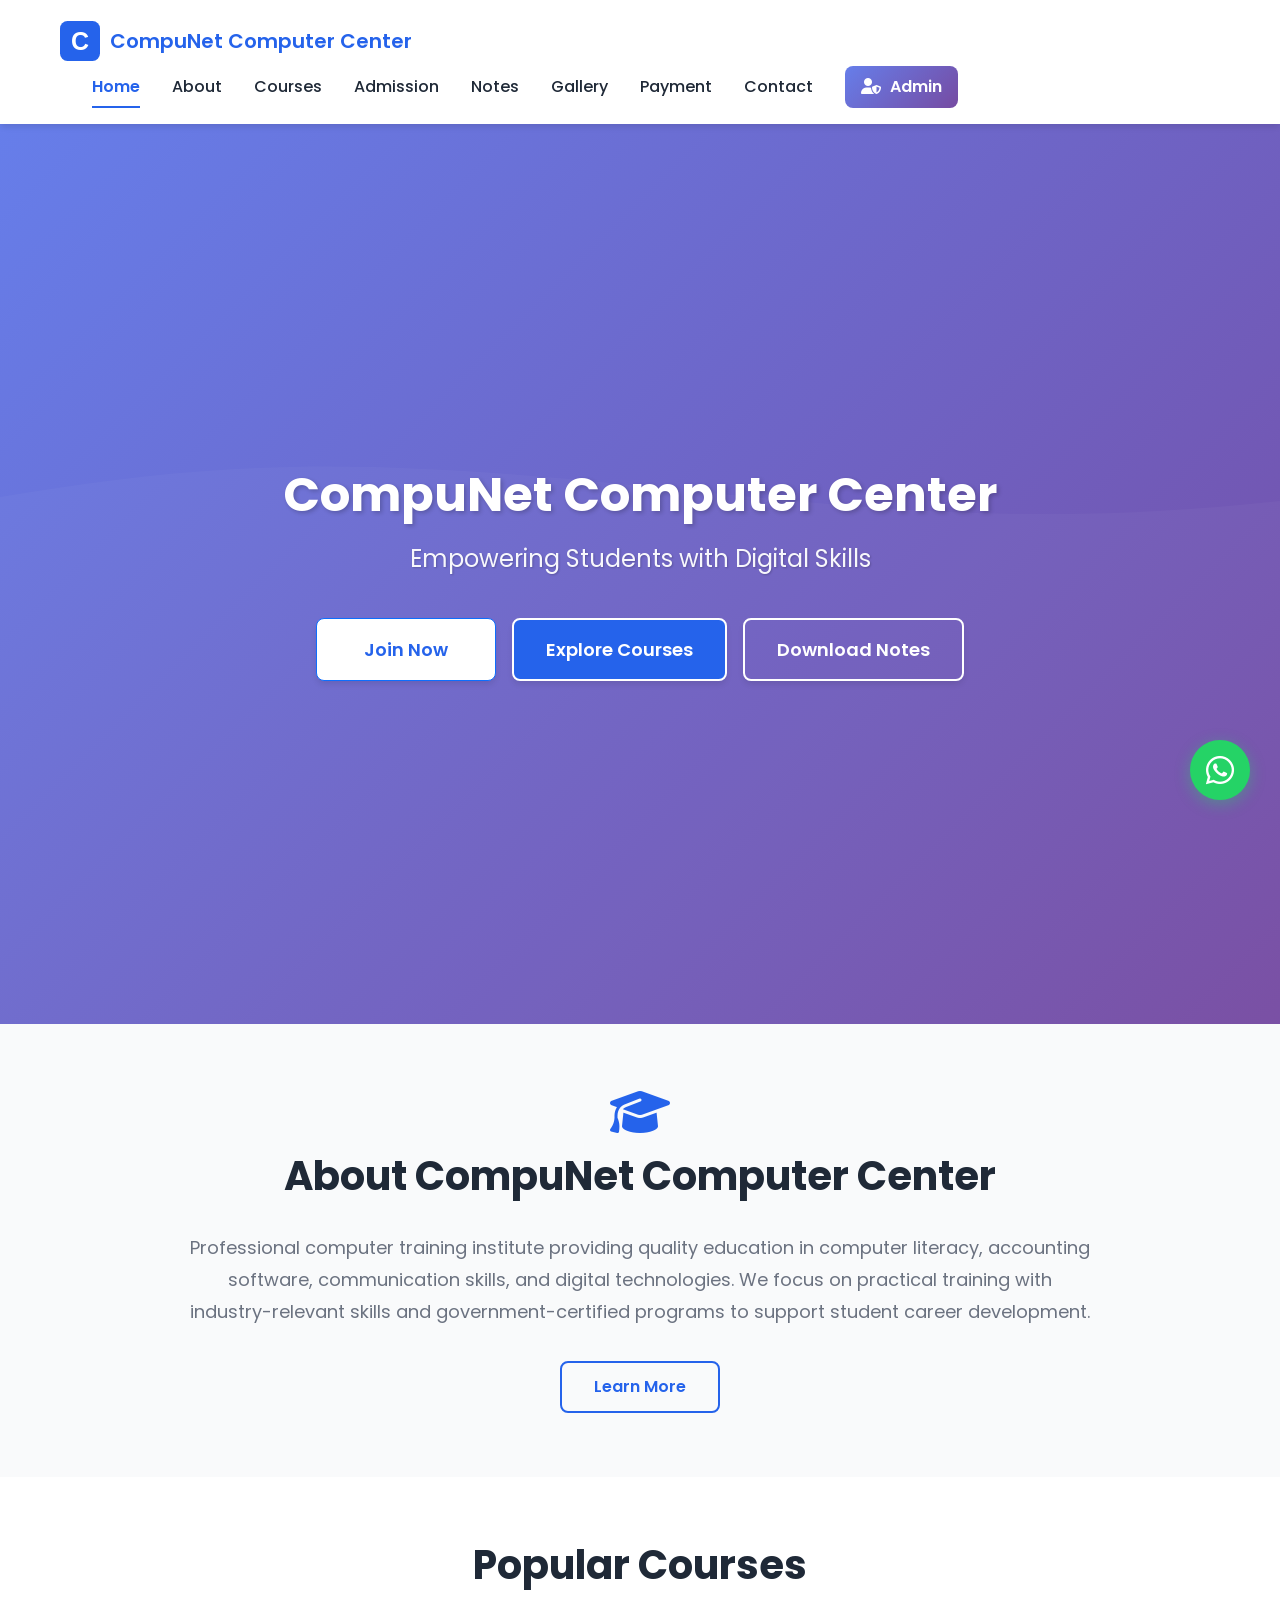
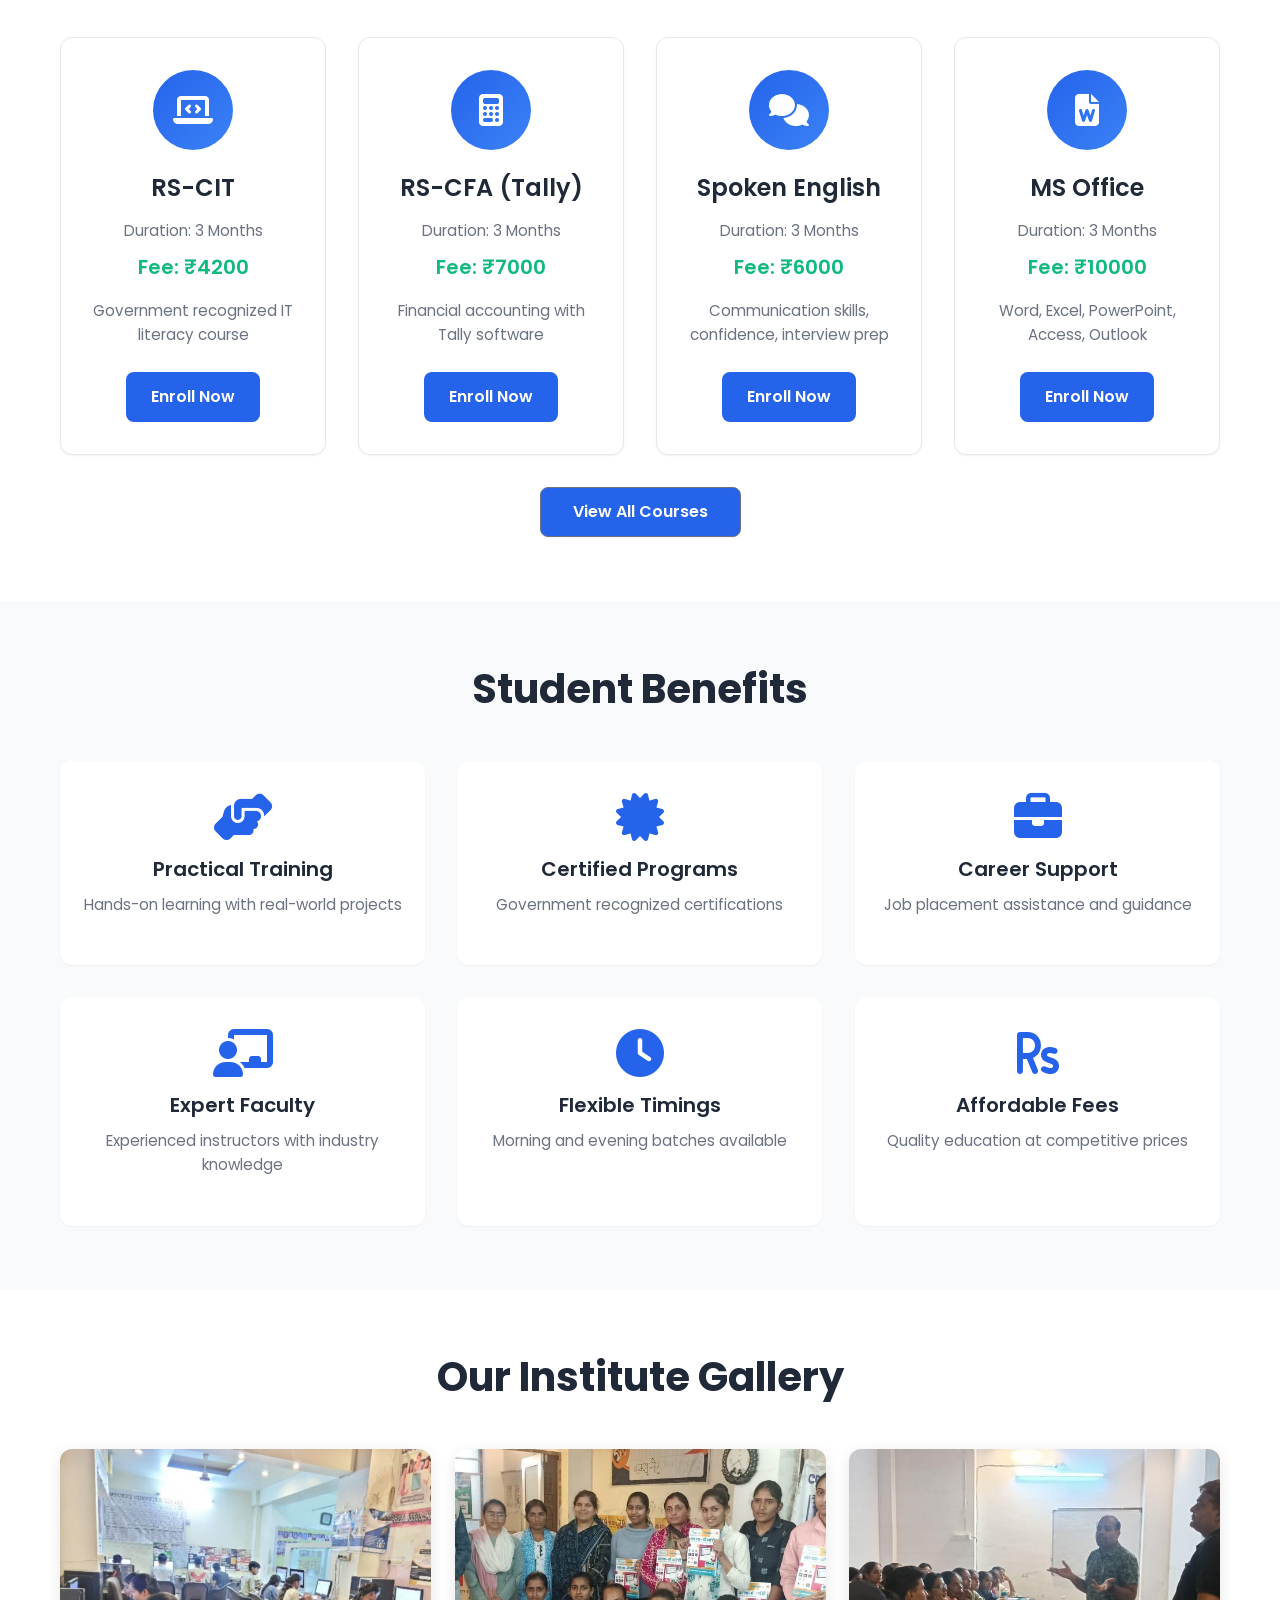
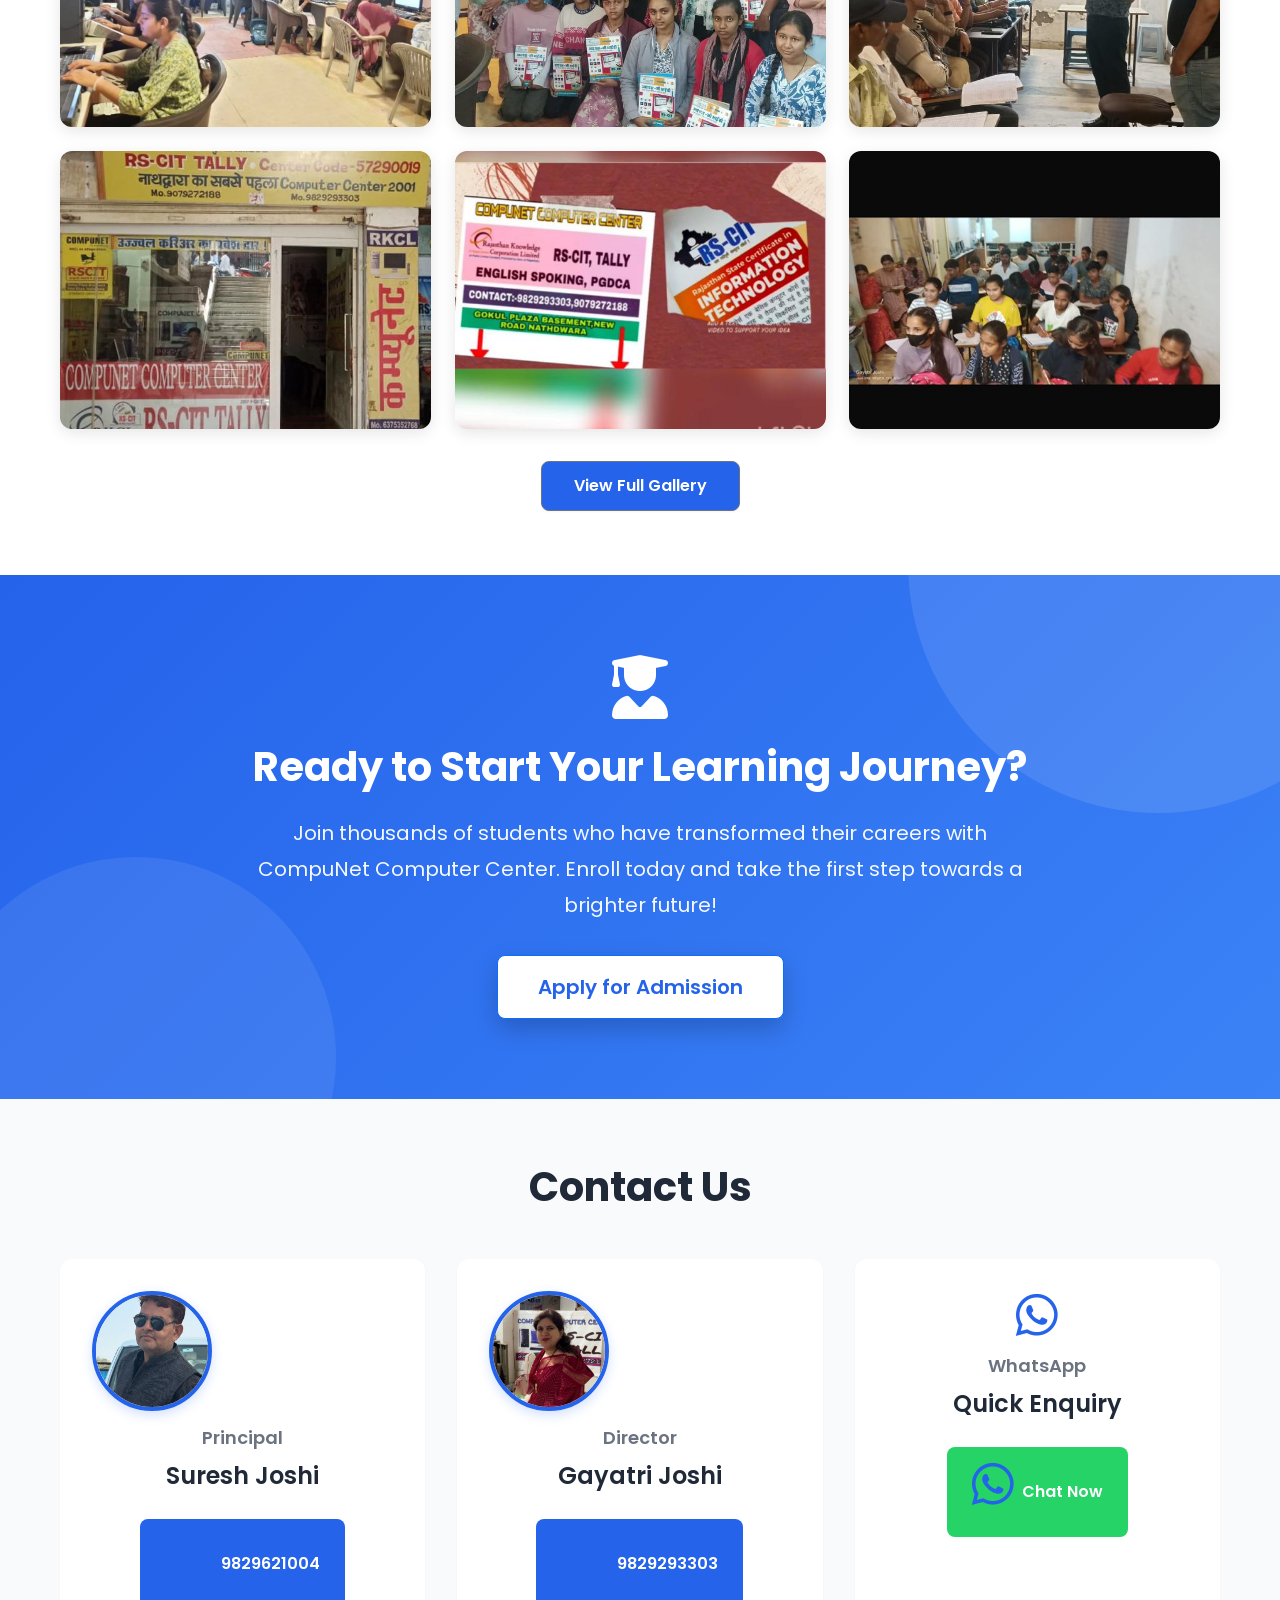
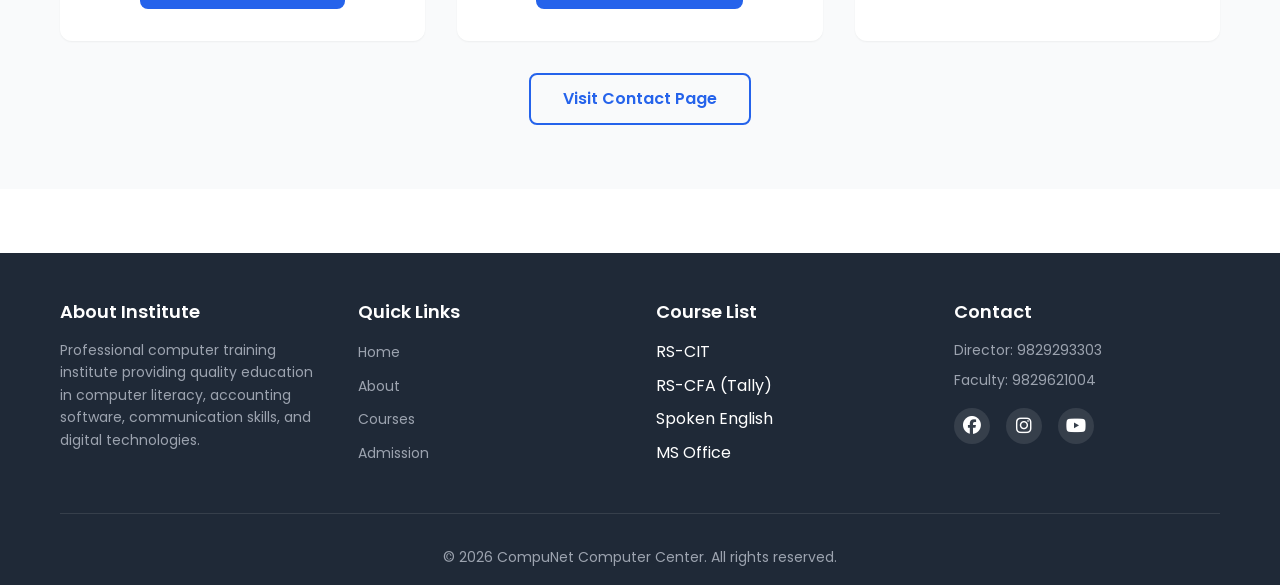
<file: index.html>
<!DOCTYPE html>
<html lang="en">
<head>
    <meta charset="UTF-8">
    <meta name="viewport" content="width=device-width, initial-scale=1.0">
    <meta name="description" content="CompuNet Computer Center - Professional computer training institute offering RS-CIT, Tally, MS Office, Spoken English, and more. Quality education with government certified programs.">
    <title>CompuNet Computer Center - Computer Training Institute in Rajasthan</title>
    
    <!-- Bootstrap 5 CSS -->
    <link href="https://cdn.jsdelivr.net/npm/bootstrap@5.3.0/dist/css/bootstrap.min.css" rel="stylesheet">
    
    <!-- FontAwesome -->
    <link rel="stylesheet" href="https://cdnjs.cloudflare.com/ajax/libs/font-awesome/6.4.0/css/all.min.css">
    
    <!-- Google Fonts -->
    <link rel="preconnect" href="https://fonts.googleapis.com">
    <link rel="preconnect" href="https://fonts.gstatic.com" crossorigin>
    <link href="https://fonts.googleapis.com/css2?family=Poppins:wght@300;400;500;600;700&display=swap" rel="stylesheet">
    
    <!-- Custom CSS -->
    <link rel="stylesheet" href="css/styles.css">
    
    <!-- Favicon -->
    <link rel="icon" type="image/svg+xml" href="assets/favicon.svg">
</head>
<body>
    <!-- Navigation -->
    <header>
        <nav class="navbar">
            <div class="container">
                <a href="index.html" class="navbar-brand">
                    <img src="assets/logo.svg" alt="CompuNet Computer Center Logo" class="logo">
                    CompuNet Computer Center
                </a>
                <button class="hamburger" aria-label="Toggle menu">
                    <i class="fas fa-bars"></i>
                </button>
                <ul class="nav-links">
                    <li><a href="index.html" class="active">Home</a></li>
                    <li><a href="about.html">About</a></li>
                    <li><a href="courses.html">Courses</a></li>
                    <li><a href="admission.html">Admission</a></li>
                    <li><a href="notes.html">Notes</a></li>
                    <li><a href="gallery.html">Gallery</a></li>
                    <li><a href="payment.html">Payment</a></li>
                    <li><a href="contact.html">Contact</a></li>
                    <li><a href="admin/login.html" class="admin-link"><i class="fas fa-user-shield"></i> Admin</a></li>
                </ul>
            </div>
        </nav>
    </header>

    <!-- Main Content -->
    <main>
        <!-- Hero Section -->
        <section class="hero">
            <div class="hero-content">
                <h1>CompuNet Computer Center</h1>
                <p class="tagline">Empowering Students with Digital Skills</p>
                <div class="cta-buttons">
                    <a href="admission.html" class="btn btn-primary">Join Now</a>
                    <a href="courses.html" class="btn btn-secondary">Explore Courses</a>
                    <a href="notes.html" class="btn btn-tertiary">Download Notes</a>
                </div>
            </div>
        </section>

        <!-- About Institute Section -->
        <section class="about-summary">
            <div class="container">
                <div class="section-header">
                    <i class="fas fa-graduation-cap"></i>
                    <h2>About CompuNet Computer Center</h2>
                </div>
                <p>Professional computer training institute providing quality education in computer literacy, accounting software, communication skills, and digital technologies. We focus on practical training with industry-relevant skills and government-certified programs to support student career development.</p>
                <a href="about.html" class="btn btn-outline">Learn More</a>
            </div>
        </section>

        <!-- Popular Courses Section -->
        <section class="popular-courses">
            <div class="container">
                <h2>Popular Courses</h2>
                <div class="course-grid">
                    <div class="course-card">
                        <div class="course-icon">
                            <i class="fas fa-laptop-code"></i>
                        </div>
                        <h3>RS-CIT</h3>
                        <p class="course-duration">Duration: 3 Months</p>
                        <p class="course-fee">Fee: ₹4200</p>
                        <p class="course-description">Government recognized IT literacy course</p>
                        <a href="admission.html" class="btn btn-enroll">Enroll Now</a>
                    </div>

                    <div class="course-card">
                        <div class="course-icon">
                            <i class="fas fa-calculator"></i>
                        </div>
                        <h3>RS-CFA (Tally)</h3>
                        <p class="course-duration">Duration: 3 Months</p>
                        <p class="course-fee">Fee: ₹7000</p>
                        <p class="course-description">Financial accounting with Tally software</p>
                        <a href="admission.html" class="btn btn-enroll">Enroll Now</a>
                    </div>

                    <div class="course-card">
                        <div class="course-icon">
                            <i class="fas fa-comments"></i>
                        </div>
                        <h3>Spoken English</h3>
                        <p class="course-duration">Duration: 3 Months</p>
                        <p class="course-fee">Fee: ₹6000</p>
                        <p class="course-description">Communication skills, confidence, interview prep</p>
                        <a href="admission.html" class="btn btn-enroll">Enroll Now</a>
                    </div>

                    <div class="course-card">
                        <div class="course-icon">
                            <i class="fas fa-file-word"></i>
                        </div>
                        <h3>MS Office</h3>
                        <p class="course-duration">Duration: 3 Months</p>
                        <p class="course-fee">Fee: ₹10000</p>
                        <p class="course-description">Word, Excel, PowerPoint, Access, Outlook</p>
                        <a href="admission.html" class="btn btn-enroll">Enroll Now</a>
                    </div>
                </div>
                <div class="text-center mt-4">
                    <a href="courses.html" class="btn btn-secondary">View All Courses</a>
                </div>
            </div>
        </section>

        <!-- Student Benefits Section -->
        <section class="student-benefits">
            <div class="container">
                <h2>Student Benefits</h2>
                <div class="benefits-grid">
                    <div class="benefit-item">
                        <i class="fas fa-hands-helping"></i>
                        <h3>Practical Training</h3>
                        <p>Hands-on learning with real-world projects</p>
                    </div>

                    <div class="benefit-item">
                        <i class="fas fa-certificate"></i>
                        <h3>Certified Programs</h3>
                        <p>Government recognized certifications</p>
                    </div>

                    <div class="benefit-item">
                        <i class="fas fa-briefcase"></i>
                        <h3>Career Support</h3>
                        <p>Job placement assistance and guidance</p>
                    </div>

                    <div class="benefit-item">
                        <i class="fas fa-chalkboard-teacher"></i>
                        <h3>Expert Faculty</h3>
                        <p>Experienced instructors with industry knowledge</p>
                    </div>

                    <div class="benefit-item">
                        <i class="fas fa-clock"></i>
                        <h3>Flexible Timings</h3>
                        <p>Morning and evening batches available</p>
                    </div>

                    <div class="benefit-item">
                        <i class="fas fa-rupee-sign"></i>
                        <h3>Affordable Fees</h3>
                        <p>Quality education at competitive prices</p>
                    </div>
                </div>
            </div>
        </section>

        <!-- Gallery Preview Section -->
        <section class="gallery-preview">
            <div class="container">
                <h2>Our Institute Gallery</h2>
                <div class="gallery-grid-preview">
                    <div class="gallery-item">
                        <img src="images/lab.jpeg" alt="Computer Lab">
                        <div class="gallery-overlay">
                            <h3>Computer Lab</h3>
                        </div>
                    </div>

                    <div class="gallery-item">
                        <img src="images/training.jpeg" alt="Students Training">
                        <div class="gallery-overlay">
                            <h3>Students Training</h3>
                        </div>
                    </div>

                    <div class="gallery-item">
                        <img src="images/class.jpeg" alt="Classroom">
                        <div class="gallery-overlay">
                            <h3>Classroom</h3>
                        </div>
                    </div>

                    <div class="gallery-item">
                        <img src="images/outsideview.jpeg" alt="Institute Building">
                        <div class="gallery-overlay">
                            <h3>Institute Building</h3>
                        </div>
                    </div>

                    <div class="gallery-item">
                        <img src="images/WhatsApp Image 2026-03-13 at 17.27.11.jpeg" alt="Student Activities">
                        <div class="gallery-overlay">
                            <h3>Student Activities</h3>
                        </div>
                    </div>

                    <div class="gallery-item">
                        <img src="images/WhatsApp Image 2026-03-13 at 17.27.13.jpeg" alt="Learning Session">
                        <div class="gallery-overlay">
                            <h3>Learning Session</h3>
                        </div>
                    </div>
                </div>
                <div class="text-center mt-4">
                    <a href="gallery.html" class="btn btn-secondary">View Full Gallery</a>
                </div>
            </div>
        </section>

        <!-- Student Admission CTA Section -->
        <section class="admission-cta">
            <div class="container">
                <div class="cta-content">
                    <i class="fas fa-user-graduate"></i>
                    <h2>Ready to Start Your Learning Journey?</h2>
                    <p>Join thousands of students who have transformed their careers with CompuNet Computer Center. Enroll today and take the first step towards a brighter future!</p>
                    <a href="admission.html" class="btn btn-primary btn-lg">Apply for Admission</a>
                </div>
            </div>
        </section>

        <!-- Contact Information Section -->
        <section class="contact-info">
            <div class="container">
                <h2>Contact Us</h2>
                <div class="contact-grid">
                    <div class="contact-person">
                        <img src="images/Principle.jpeg" alt="Suresh Joshi - Principal" class="staff-photo">
                        <h3>Principal</h3>
                        <p class="name">Suresh Joshi</p>
                        <a href="tel:9829621004" class="btn btn-call">
                            <i class="fas fa-phone"></i> 9829621004
                        </a>
                    </div>

                    <div class="contact-person">
                        <img src="images/Director.jpeg" alt="Gayatri Joshi - Director" class="staff-photo">
                        <h3>Director</h3>
                        <p class="name">Gayatri Joshi</p>
                        <a href="tel:9829293303" class="btn btn-call">
                            <i class="fas fa-phone"></i> 9829293303
                        </a>
                    </div>

                    <div class="contact-person">
                        <i class="fab fa-whatsapp"></i>
                        <h3>WhatsApp</h3>
                        <p class="name">Quick Enquiry</p>
                        <a href="https://wa.me/919829293303" class="btn btn-whatsapp" target="_blank">
                            <i class="fab fa-whatsapp"></i> Chat Now
                        </a>
                    </div>
                </div>
                <div class="text-center mt-4">
                    <a href="contact.html" class="btn btn-outline">Visit Contact Page</a>
                </div>
            </div>
        </section>
    </main>

    <!-- Footer -->
    <footer class="footer">
        <div class="container">
            <div class="footer-grid">
                <div class="footer-section">
                    <h3>About Institute</h3>
                    <p>Professional computer training institute providing quality education in computer literacy, accounting software, communication skills, and digital technologies.</p>
                </div>
                
                <div class="footer-section">
                    <h3>Quick Links</h3>
                    <ul>
                        <li><a href="index.html">Home</a></li>
                        <li><a href="about.html">About</a></li>
                        <li><a href="courses.html">Courses</a></li>
                        <li><a href="admission.html">Admission</a></li>
                    </ul>
                </div>
                
                <div class="footer-section">
                    <h3>Course List</h3>
                    <ul>
                        <li>RS-CIT</li>
                        <li>RS-CFA (Tally)</li>
                        <li>Spoken English</li>
                        <li>MS Office</li>
                    </ul>
                </div>
                
                <div class="footer-section">
                    <h3>Contact</h3>
                    <p>Director: 9829293303</p>
                    <p>Faculty: 9829621004</p>
                    <div class="social-icons">
                        <a href="#" aria-label="Facebook"><i class="fab fa-facebook"></i></a>
                        <a href="#" aria-label="Instagram"><i class="fab fa-instagram"></i></a>
                        <a href="#" aria-label="YouTube"><i class="fab fa-youtube"></i></a>
                    </div>
                </div>
            </div>
            
            <div class="footer-bottom">
                <p>&copy; 2026 CompuNet Computer Center. All rights reserved.</p>
            </div>
        </div>
    </footer>

    <!-- Scroll to Top Button -->
    <button id="scrollToTop" aria-label="Scroll to top">
        <i class="fas fa-arrow-up"></i>
    </button>

    <!-- Floating WhatsApp Button -->
    <a href="https://wa.me/919829293303" class="whatsapp-float" target="_blank" rel="noopener noreferrer" aria-label="Contact us on WhatsApp">
        <i class="fab fa-whatsapp"></i>
    </a>

    <!-- Bootstrap JS -->
    <script src="https://cdn.jsdelivr.net/npm/bootstrap@5.3.0/dist/js/bootstrap.bundle.min.js"></script>
    
    <!-- Custom JavaScript -->
    <script src="js/main.js"></script>
</body>
</html>
</file>
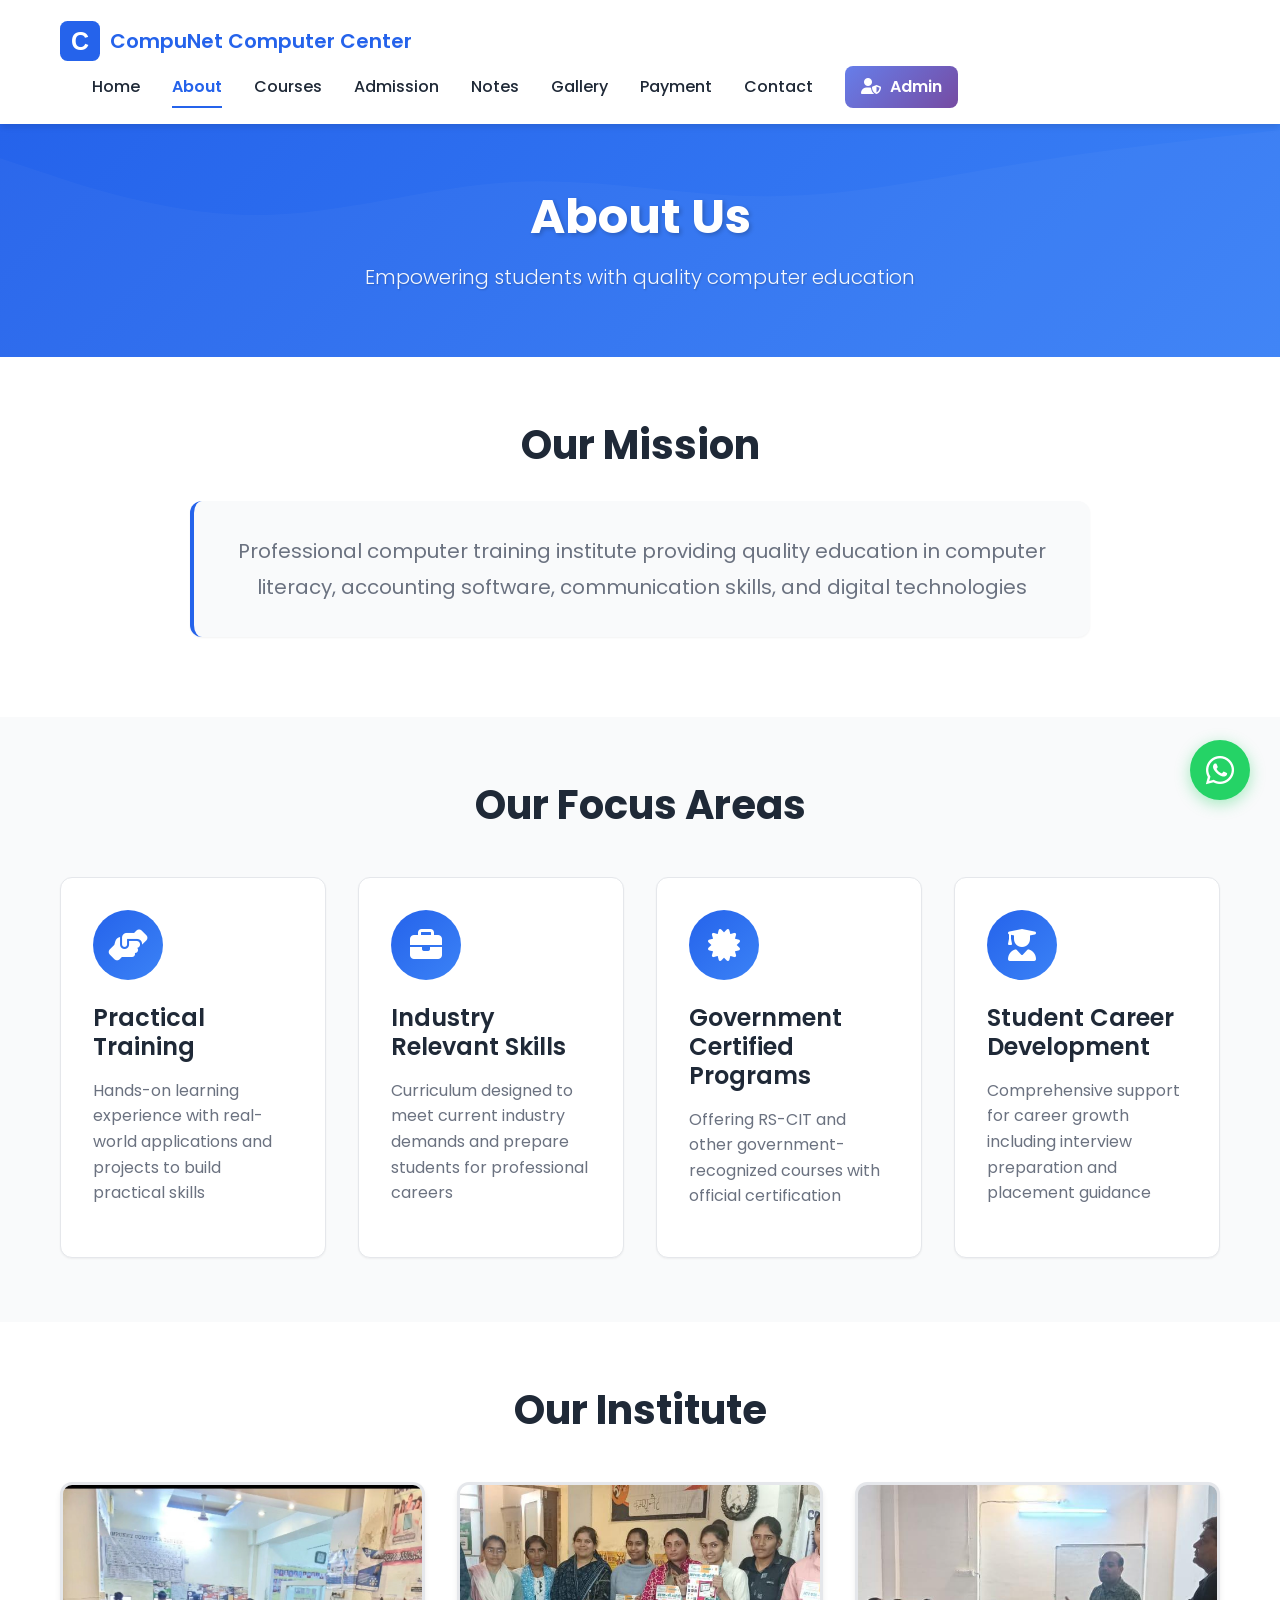
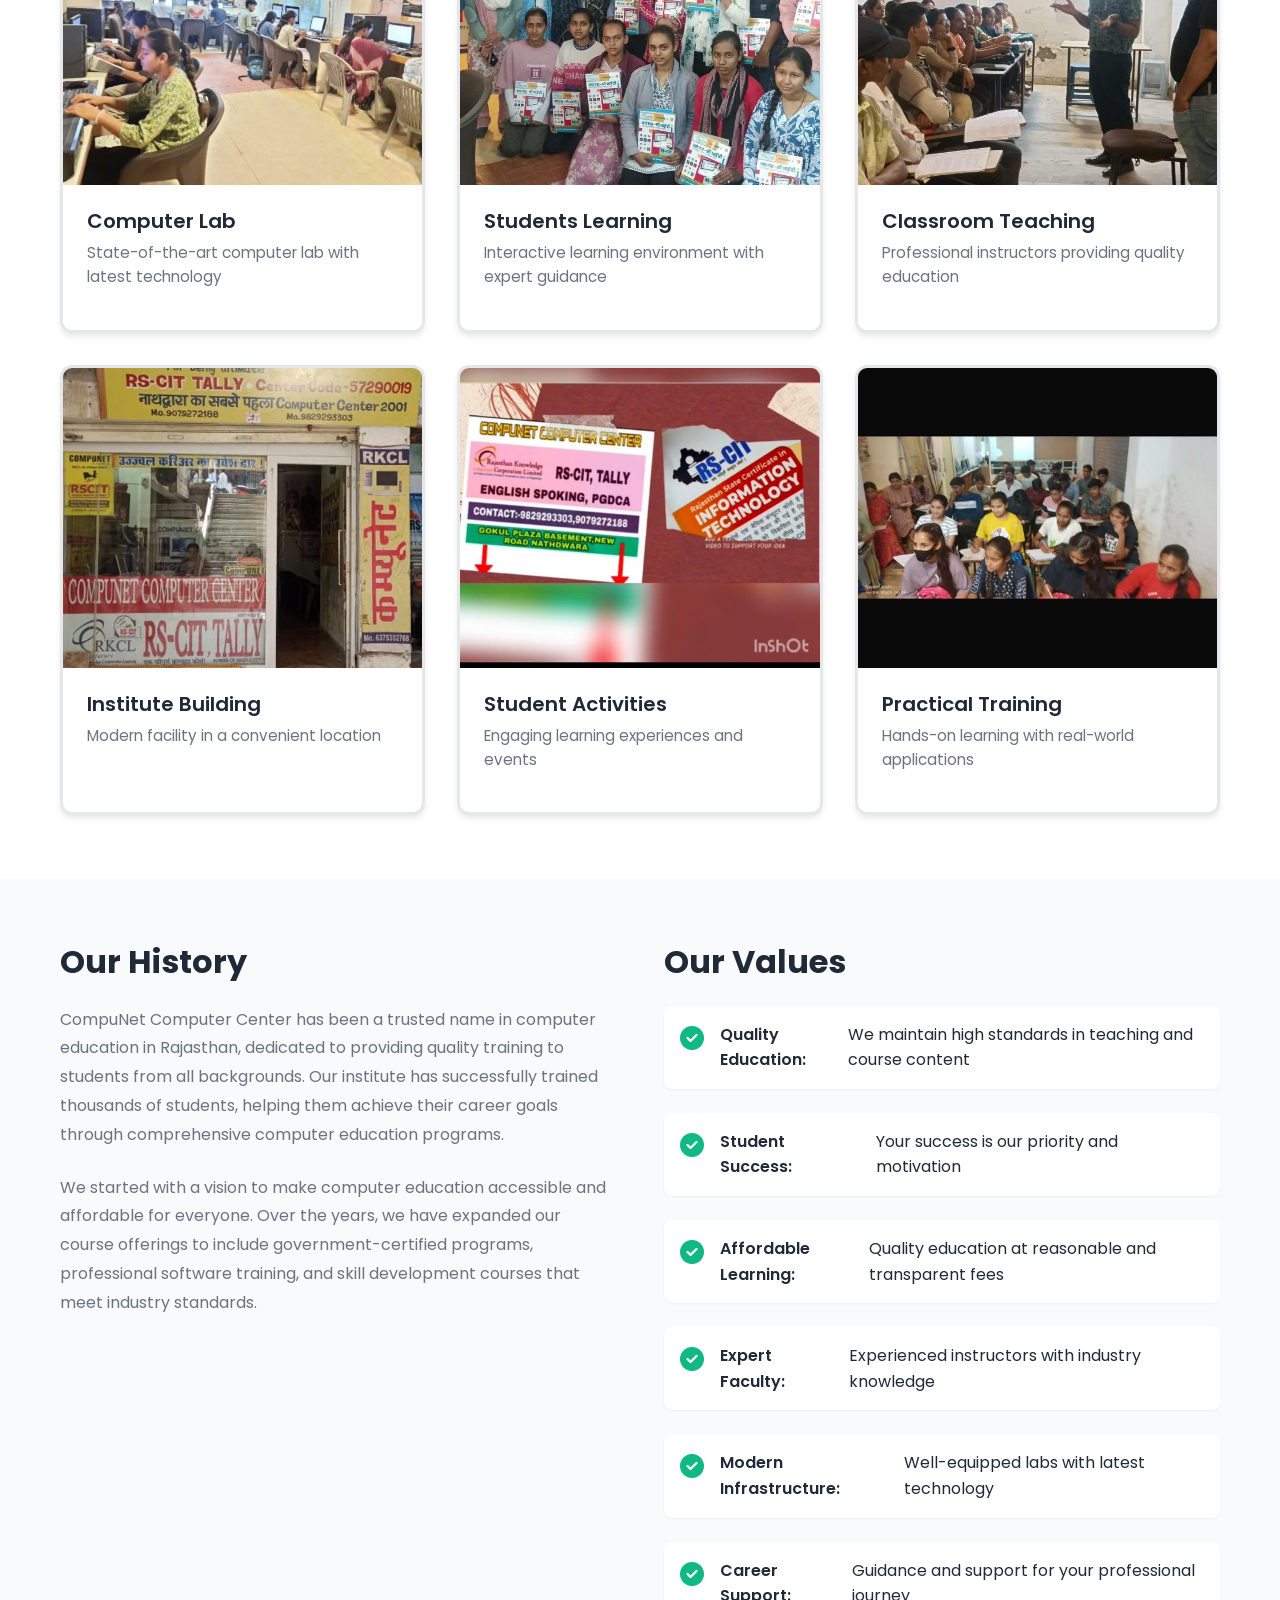
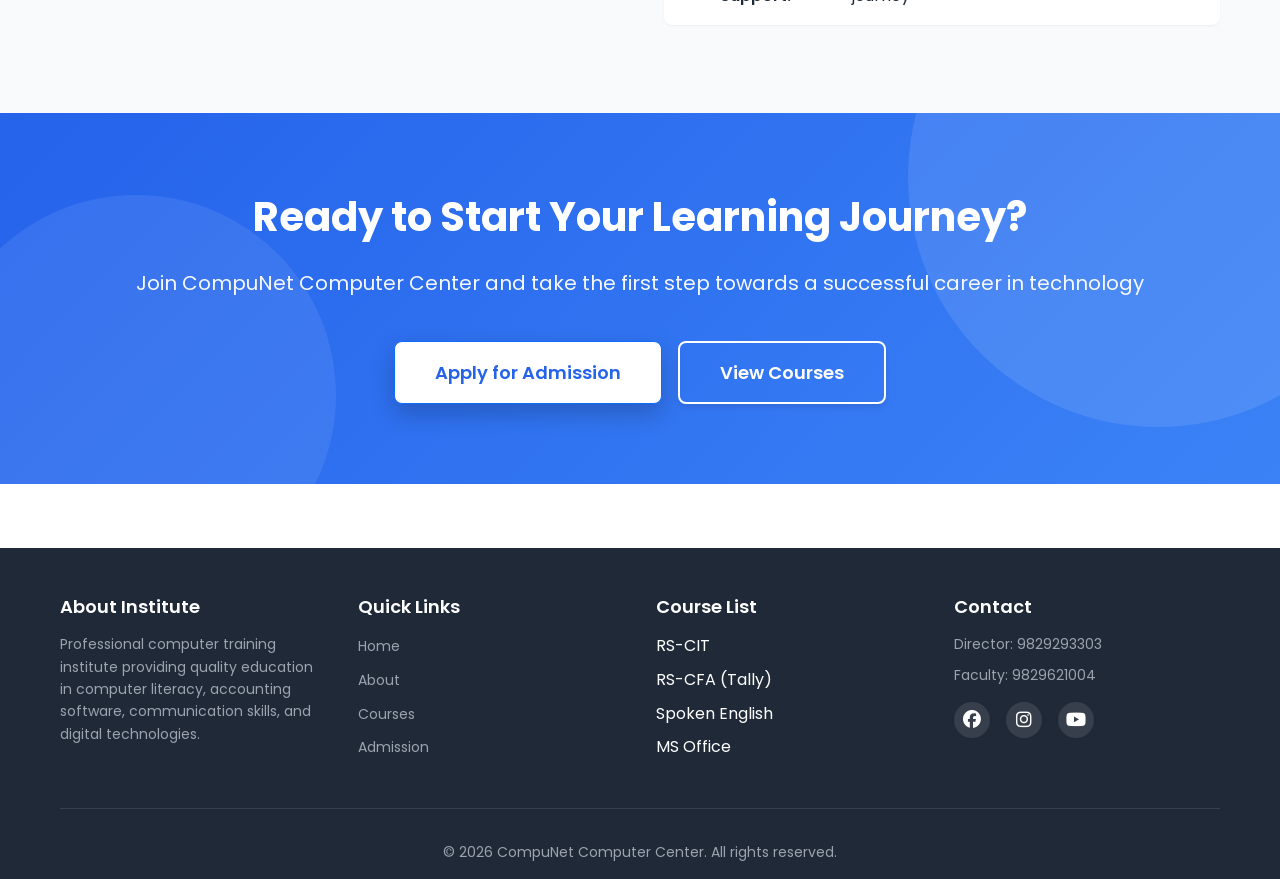
<file: about.html>
<!DOCTYPE html>
<html lang="en">
<head>
    <meta charset="UTF-8">
    <meta name="viewport" content="width=device-width, initial-scale=1.0">
    <meta name="description" content="Learn about CompuNet Computer Center - Our mission, values, and commitment to providing quality computer education in Rajasthan.">
    <title>About Us - CompuNet Computer Center</title>
    
    <!-- Bootstrap 5 CSS -->
    <link href="https://cdn.jsdelivr.net/npm/bootstrap@5.3.0/dist/css/bootstrap.min.css" rel="stylesheet">
    
    <!-- FontAwesome -->
    <link rel="stylesheet" href="https://cdnjs.cloudflare.com/ajax/libs/font-awesome/6.4.0/css/all.min.css">
    
    <!-- Google Fonts -->
    <link rel="preconnect" href="https://fonts.googleapis.com">
    <link rel="preconnect" href="https://fonts.gstatic.com" crossorigin>
    <link href="https://fonts.googleapis.com/css2?family=Poppins:wght@300;400;500;600;700&display=swap" rel="stylesheet">
    
    <!-- Custom CSS -->
    <link rel="stylesheet" href="css/styles.css">
    
    <!-- Favicon -->
    <link rel="icon" type="image/svg+xml" href="assets/favicon.svg">
</head>
<body>
    <!-- Navigation -->
    <header>
        <nav class="navbar">
            <div class="container">
                <a href="index.html" class="navbar-brand">
                    <img src="assets/logo.svg" alt="CompuNet Computer Center Logo" class="logo">
                    CompuNet Computer Center
                </a>
                <button class="hamburger" aria-label="Toggle menu">
                    <i class="fas fa-bars"></i>
                </button>
                <ul class="nav-links">
                    <li><a href="index.html">Home</a></li>
                    <li><a href="about.html" class="active">About</a></li>
                    <li><a href="courses.html">Courses</a></li>
                    <li><a href="admission.html">Admission</a></li>
                    <li><a href="notes.html">Notes</a></li>
                    <li><a href="gallery.html">Gallery</a></li>
                    <li><a href="payment.html">Payment</a></li>
                    <li><a href="contact.html">Contact</a></li>
                    <li><a href="admin/login.html" class="admin-link"><i class="fas fa-user-shield"></i> Admin</a></li>
                </ul>
            </div>
        </nav>
    </header>

    <!-- Main Content -->
    <main>
        <!-- Page Header -->
        <section class="page-header">
            <div class="container">
                <h1>About Us</h1>
                <p class="lead">Empowering students with quality computer education</p>
            </div>
        </section>

        <!-- Mission Statement -->
        <section class="mission-section">
            <div class="container">
                <div class="mission-content">
                    <h2>Our Mission</h2>
                    <p class="mission-statement">Professional computer training institute providing quality education in computer literacy, accounting software, communication skills, and digital technologies</p>
                </div>
            </div>
        </section>

        <!-- Focus Areas -->
        <section class="focus-areas">
            <div class="container">
                <h2>Our Focus Areas</h2>
                <div class="focus-grid">
                    <div class="focus-card">
                        <div class="focus-icon">
                            <i class="fas fa-hands-helping"></i>
                        </div>
                        <h3>Practical Training</h3>
                        <p>Hands-on learning experience with real-world applications and projects to build practical skills</p>
                    </div>
                    
                    <div class="focus-card">
                        <div class="focus-icon">
                            <i class="fas fa-briefcase"></i>
                        </div>
                        <h3>Industry Relevant Skills</h3>
                        <p>Curriculum designed to meet current industry demands and prepare students for professional careers</p>
                    </div>
                    
                    <div class="focus-card">
                        <div class="focus-icon">
                            <i class="fas fa-certificate"></i>
                        </div>
                        <h3>Government Certified Programs</h3>
                        <p>Offering RS-CIT and other government-recognized courses with official certification</p>
                    </div>
                    
                    <div class="focus-card">
                        <div class="focus-icon">
                            <i class="fas fa-user-graduate"></i>
                        </div>
                        <h3>Student Career Development</h3>
                        <p>Comprehensive support for career growth including interview preparation and placement guidance</p>
                    </div>
                </div>
            </div>
        </section>

        <!-- Institute Images -->
        <section class="institute-images">
            <div class="container">
                <h2>Our Institute</h2>
                <div class="image-grid">
                    <div class="image-item">
                        <img src="images/lab.jpeg" alt="Computer lab with modern systems and equipment">
                        <div class="image-caption">
                            <h3>Computer Lab</h3>
                            <p>State-of-the-art computer lab with latest technology</p>
                        </div>
                    </div>
                    
                    <div class="image-item">
                        <img src="images/training.jpeg" alt="Students learning computer skills in classroom">
                        <div class="image-caption">
                            <h3>Students Learning</h3>
                            <p>Interactive learning environment with expert guidance</p>
                        </div>
                    </div>
                    
                    <div class="image-item">
                        <img src="images/class.jpeg" alt="Classroom teaching session with instructor">
                        <div class="image-caption">
                            <h3>Classroom Teaching</h3>
                            <p>Professional instructors providing quality education</p>
                        </div>
                    </div>
                    
                    <div class="image-item">
                        <img src="images/outsideview.jpeg" alt="Institute building exterior view">
                        <div class="image-caption">
                            <h3>Institute Building</h3>
                            <p>Modern facility in a convenient location</p>
                        </div>
                    </div>
                    
                    <div class="image-item">
                        <img src="images/WhatsApp Image 2026-03-13 at 17.27.11.jpeg" alt="Student activities and events">
                        <div class="image-caption">
                            <h3>Student Activities</h3>
                            <p>Engaging learning experiences and events</p>
                        </div>
                    </div>
                    
                    <div class="image-item">
                        <img src="images/WhatsApp Image 2026-03-13 at 17.27.13.jpeg" alt="Practical training session">
                        <div class="image-caption">
                            <h3>Practical Training</h3>
                            <p>Hands-on learning with real-world applications</p>
                        </div>
                    </div>
                </div>
            </div>
        </section>

        <!-- Institute History and Values -->
        <section class="institute-info">
            <div class="container">
                <div class="info-grid">
                    <div class="info-section">
                        <h2>Our History</h2>
                        <p>CompuNet Computer Center has been a trusted name in computer education in Rajasthan, dedicated to providing quality training to students from all backgrounds. Our institute has successfully trained thousands of students, helping them achieve their career goals through comprehensive computer education programs.</p>
                        <p>We started with a vision to make computer education accessible and affordable for everyone. Over the years, we have expanded our course offerings to include government-certified programs, professional software training, and skill development courses that meet industry standards.</p>
                    </div>
                    
                    <div class="info-section">
                        <h2>Our Values</h2>
                        <ul class="values-list">
                            <li>
                                <i class="fas fa-check-circle"></i>
                                <strong>Quality Education:</strong> We maintain high standards in teaching and course content
                            </li>
                            <li>
                                <i class="fas fa-check-circle"></i>
                                <strong>Student Success:</strong> Your success is our priority and motivation
                            </li>
                            <li>
                                <i class="fas fa-check-circle"></i>
                                <strong>Affordable Learning:</strong> Quality education at reasonable and transparent fees
                            </li>
                            <li>
                                <i class="fas fa-check-circle"></i>
                                <strong>Expert Faculty:</strong> Experienced instructors with industry knowledge
                            </li>
                            <li>
                                <i class="fas fa-check-circle"></i>
                                <strong>Modern Infrastructure:</strong> Well-equipped labs with latest technology
                            </li>
                            <li>
                                <i class="fas fa-check-circle"></i>
                                <strong>Career Support:</strong> Guidance and support for your professional journey
                            </li>
                        </ul>
                    </div>
                </div>
            </div>
        </section>

        <!-- Call to Action -->
        <section class="cta-section">
            <div class="container">
                <h2>Ready to Start Your Learning Journey?</h2>
                <p>Join CompuNet Computer Center and take the first step towards a successful career in technology</p>
                <div class="cta-buttons">
                    <a href="admission.html" class="btn btn-primary">Apply for Admission</a>
                    <a href="courses.html" class="btn btn-secondary">View Courses</a>
                </div>
            </div>
        </section>
    </main>

    <!-- Footer -->
    <footer class="footer">
        <div class="container">
            <div class="footer-grid">
                <div class="footer-section">
                    <h3>About Institute</h3>
                    <p>Professional computer training institute providing quality education in computer literacy, accounting software, communication skills, and digital technologies.</p>
                </div>
                
                <div class="footer-section">
                    <h3>Quick Links</h3>
                    <ul>
                        <li><a href="index.html">Home</a></li>
                        <li><a href="about.html">About</a></li>
                        <li><a href="courses.html">Courses</a></li>
                        <li><a href="admission.html">Admission</a></li>
                    </ul>
                </div>
                
                <div class="footer-section">
                    <h3>Course List</h3>
                    <ul>
                        <li>RS-CIT</li>
                        <li>RS-CFA (Tally)</li>
                        <li>Spoken English</li>
                        <li>MS Office</li>
                    </ul>
                </div>
                
                <div class="footer-section">
                    <h3>Contact</h3>
                    <p>Director: 9829293303</p>
                    <p>Faculty: 9829621004</p>
                    <div class="social-icons">
                        <a href="#" aria-label="Facebook"><i class="fab fa-facebook"></i></a>
                        <a href="#" aria-label="Instagram"><i class="fab fa-instagram"></i></a>
                        <a href="#" aria-label="YouTube"><i class="fab fa-youtube"></i></a>
                    </div>
                </div>
            </div>
            
            <div class="footer-bottom">
                <p>&copy; 2026 CompuNet Computer Center. All rights reserved.</p>
            </div>
        </div>
    </footer>

    <!-- Scroll to Top Button -->
    <button id="scrollToTop" aria-label="Scroll to top">
        <i class="fas fa-arrow-up"></i>
    </button>

    <!-- Floating WhatsApp Button -->
    <a href="https://wa.me/919829293303" class="whatsapp-float" target="_blank" rel="noopener noreferrer" aria-label="Contact us on WhatsApp">
        <i class="fab fa-whatsapp"></i>
    </a>

    <!-- Bootstrap JS -->
    <script src="https://cdn.jsdelivr.net/npm/bootstrap@5.3.0/dist/js/bootstrap.bundle.min.js"></script>
    
    <!-- Custom JavaScript -->
    <script src="js/main.js"></script>
</body>
</html>
</file>
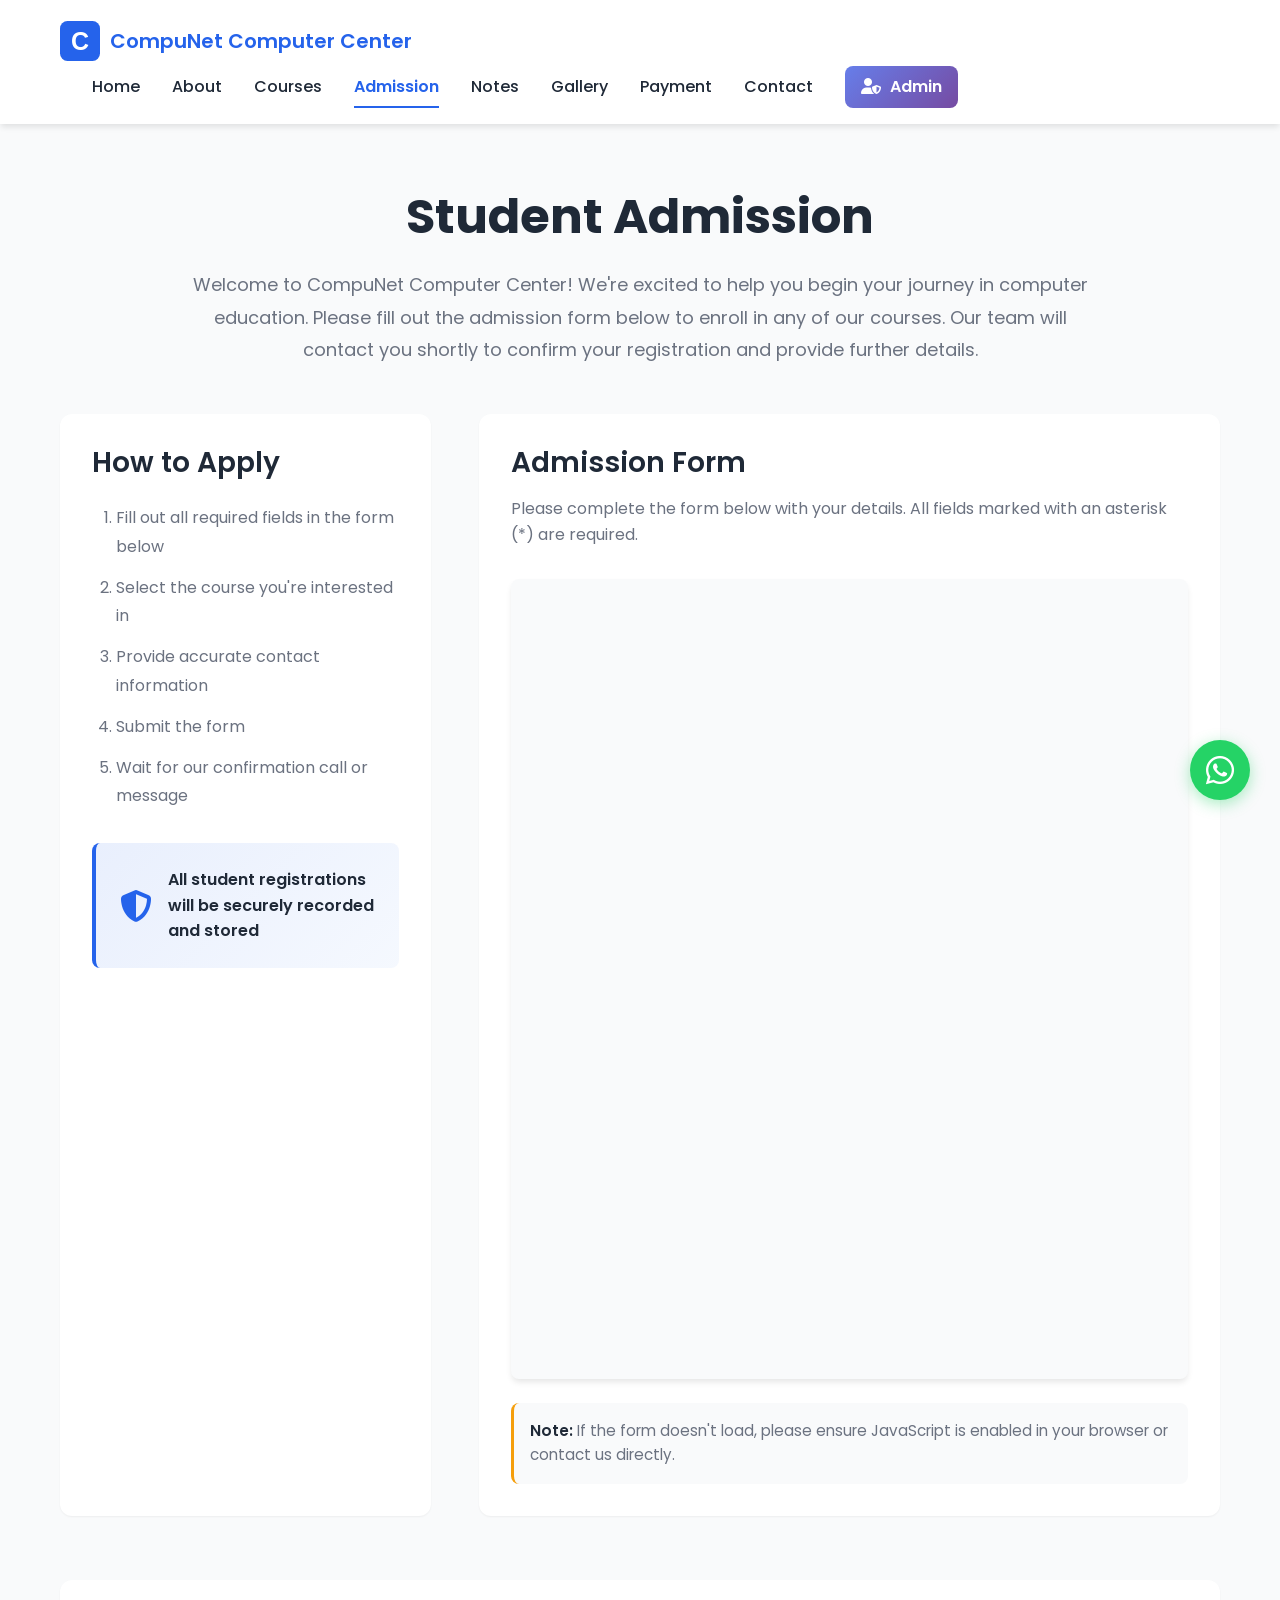
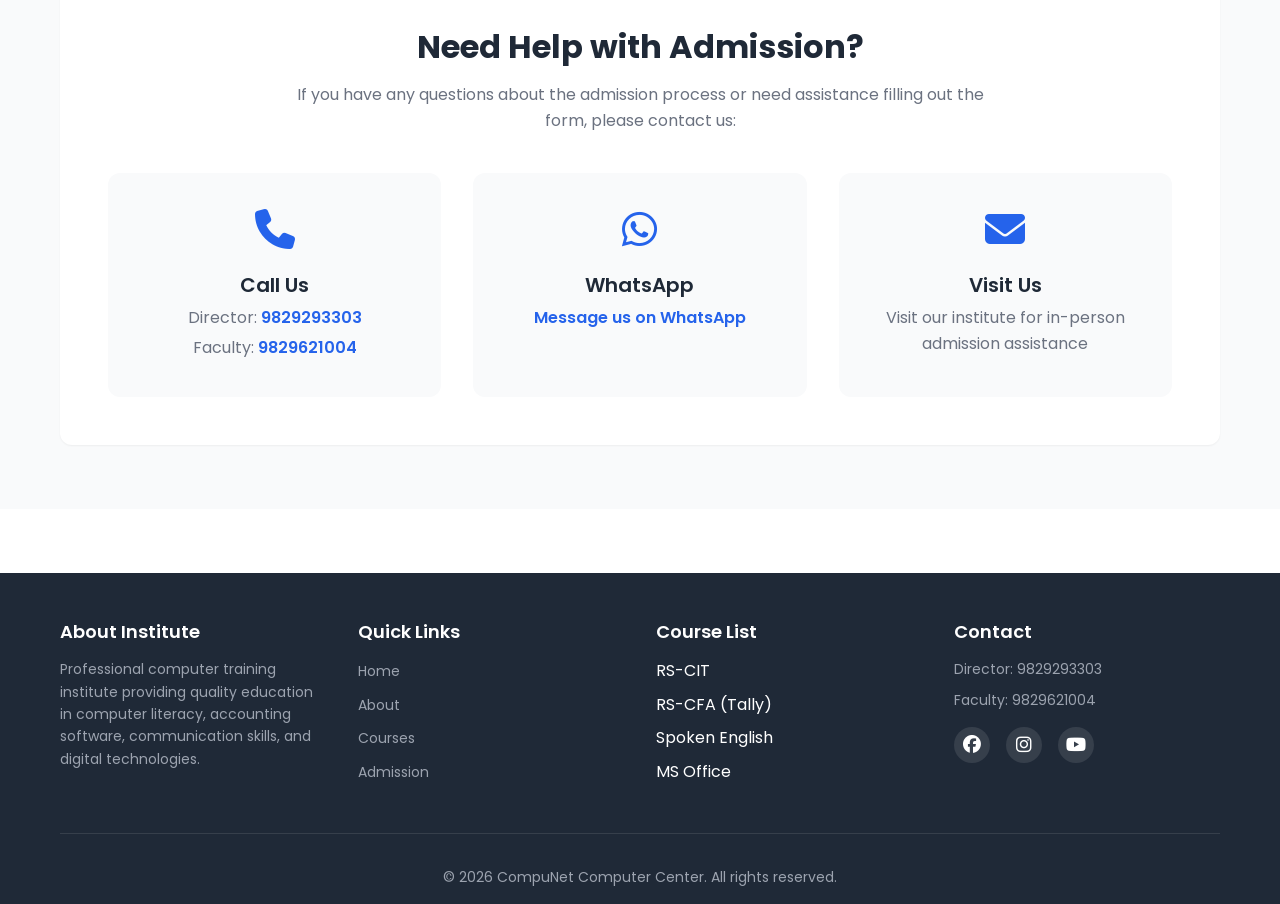
<file: admission.html>
<!DOCTYPE html>
<html lang="en">
<head>
    <meta charset="UTF-8">
    <meta name="viewport" content="width=device-width, initial-scale=1.0">
    <meta name="description" content="Apply online for admission to CompuNet Computer Center. Easy online registration for all computer courses.">
    <title>Admission - CompuNet Computer Center</title>
    
    <!-- Bootstrap 5 CSS -->
    <link href="https://cdn.jsdelivr.net/npm/bootstrap@5.3.0/dist/css/bootstrap.min.css" rel="stylesheet">
    
    <!-- FontAwesome -->
    <link rel="stylesheet" href="https://cdnjs.cloudflare.com/ajax/libs/font-awesome/6.4.0/css/all.min.css">
    
    <!-- Google Fonts -->
    <link rel="preconnect" href="https://fonts.googleapis.com">
    <link rel="preconnect" href="https://fonts.gstatic.com" crossorigin>
    <link href="https://fonts.googleapis.com/css2?family=Poppins:wght@300;400;500;600;700&display=swap" rel="stylesheet">
    
    <!-- Custom CSS -->
    <link rel="stylesheet" href="css/styles.css">
    
    <!-- Favicon -->
    <link rel="icon" type="image/svg+xml" href="assets/favicon.svg">
</head>
<body>
    <!-- Navigation -->
    <header>
        <nav class="navbar">
            <div class="container">
                <a href="index.html" class="navbar-brand">
                    <img src="assets/logo.svg" alt="CompuNet Computer Center Logo" class="logo">
                    CompuNet Computer Center
                </a>
                <button class="hamburger" aria-label="Toggle menu">
                    <i class="fas fa-bars"></i>
                </button>
                <ul class="nav-links">
                    <li><a href="index.html">Home</a></li>
                    <li><a href="about.html">About</a></li>
                    <li><a href="courses.html">Courses</a></li>
                    <li><a href="admission.html" class="active">Admission</a></li>
                    <li><a href="notes.html">Notes</a></li>
                    <li><a href="gallery.html">Gallery</a></li>
                    <li><a href="payment.html">Payment</a></li>
                    <li><a href="contact.html">Contact</a></li>
                    <li><a href="admin/login.html" class="admin-link"><i class="fas fa-user-shield"></i> Admin</a></li>
                </ul>
            </div>
        </nav>
    </header>

    <!-- Main Content -->
    <main>
        <!-- Admission Section -->
        <section class="admission-section">
            <div class="container">
                <div class="admission-header">
                    <h1>Student Admission</h1>
                    <p class="admission-intro">
                        Welcome to CompuNet Computer Center! We're excited to help you begin your journey in computer education. 
                        Please fill out the admission form below to enroll in any of our courses. Our team will contact you shortly 
                        to confirm your registration and provide further details.
                    </p>
                </div>

                <div class="admission-content">
                    <div class="form-instructions">
                        <h2>How to Apply</h2>
                        <ol>
                            <li>Fill out all required fields in the form below</li>
                            <li>Select the course you're interested in</li>
                            <li>Provide accurate contact information</li>
                            <li>Submit the form</li>
                            <li>Wait for our confirmation call or message</li>
                        </ol>
                        
                        <div class="security-message">
                            <i class="fas fa-shield-alt"></i>
                            <p>All student registrations will be securely recorded and stored</p>
                        </div>
                    </div>

                    <div class="admission-form">
                        <h2>Admission Form</h2>
                        <p class="form-description">
                            Please complete the form below with your details. All fields marked with an asterisk (*) are required.
                        </p>
                        
                        <!-- Google Forms Iframe -->
                        <div class="iframe-container">
                            <iframe 
                                src="https://docs.google.com/forms/d/e/1FAIpQLScwpSDPSp30zN4Zc_uftUoEd25wBY8ygdGuebR2-Is_1mguqg/viewform?embedded=true"
                                width="100%" 
                                height="800"
                                frameborder="0"
                                marginheight="0"
                                marginwidth="0"
                                title="Student Admission Form">
                                Loading admission form…
                            </iframe>
                        </div>
                        
                        <div class="form-note">
                            <p><strong>Note:</strong> If the form doesn't load, please ensure JavaScript is enabled in your browser or contact us directly.</p>
                        </div>
                    </div>
                </div>

                <div class="admission-contact">
                    <h2>Need Help with Admission?</h2>
                    <p>If you have any questions about the admission process or need assistance filling out the form, please contact us:</p>
                    <div class="contact-options">
                        <div class="contact-option">
                            <i class="fas fa-phone"></i>
                            <div>
                                <h3>Call Us</h3>
                                <p>Director: <a href="tel:9829293303">9829293303</a></p>
                                <p>Faculty: <a href="tel:9829621004">9829621004</a></p>
                            </div>
                        </div>
                        <div class="contact-option">
                            <i class="fab fa-whatsapp"></i>
                            <div>
                                <h3>WhatsApp</h3>
                                <p><a href="https://wa.me/919829293303" target="_blank">Message us on WhatsApp</a></p>
                            </div>
                        </div>
                        <div class="contact-option">
                            <i class="fas fa-envelope"></i>
                            <div>
                                <h3>Visit Us</h3>
                                <p>Visit our institute for in-person admission assistance</p>
                            </div>
                        </div>
                    </div>
                </div>
            </div>
        </section>
    </main>

    <!-- Footer -->
    <footer class="footer">
        <div class="container">
            <div class="footer-grid">
                <div class="footer-section">
                    <h3>About Institute</h3>
                    <p>Professional computer training institute providing quality education in computer literacy, accounting software, communication skills, and digital technologies.</p>
                </div>
                
                <div class="footer-section">
                    <h3>Quick Links</h3>
                    <ul>
                        <li><a href="index.html">Home</a></li>
                        <li><a href="about.html">About</a></li>
                        <li><a href="courses.html">Courses</a></li>
                        <li><a href="admission.html">Admission</a></li>
                    </ul>
                </div>
                
                <div class="footer-section">
                    <h3>Course List</h3>
                    <ul>
                        <li>RS-CIT</li>
                        <li>RS-CFA (Tally)</li>
                        <li>Spoken English</li>
                        <li>MS Office</li>
                    </ul>
                </div>
                
                <div class="footer-section">
                    <h3>Contact</h3>
                    <p>Director: 9829293303</p>
                    <p>Faculty: 9829621004</p>
                    <div class="social-icons">
                        <a href="#" aria-label="Facebook"><i class="fab fa-facebook"></i></a>
                        <a href="#" aria-label="Instagram"><i class="fab fa-instagram"></i></a>
                        <a href="#" aria-label="YouTube"><i class="fab fa-youtube"></i></a>
                    </div>
                </div>
            </div>
            
            <div class="footer-bottom">
                <p>&copy; 2026 CompuNet Computer Center. All rights reserved.</p>
            </div>
        </div>
    </footer>

    <!-- Scroll to Top Button -->
    <button id="scrollToTop" aria-label="Scroll to top">
        <i class="fas fa-arrow-up"></i>
    </button>

    <!-- Floating WhatsApp Button -->
    <a href="https://wa.me/919829293303" class="whatsapp-float" target="_blank" rel="noopener noreferrer" aria-label="Contact us on WhatsApp">
        <i class="fab fa-whatsapp"></i>
    </a>

    <!-- Bootstrap JS -->
    <script src="https://cdn.jsdelivr.net/npm/bootstrap@5.3.0/dist/js/bootstrap.bundle.min.js"></script>
    
    <!-- Custom JavaScript -->
    <script src="js/main.js"></script>
</body>
</html>
</file>
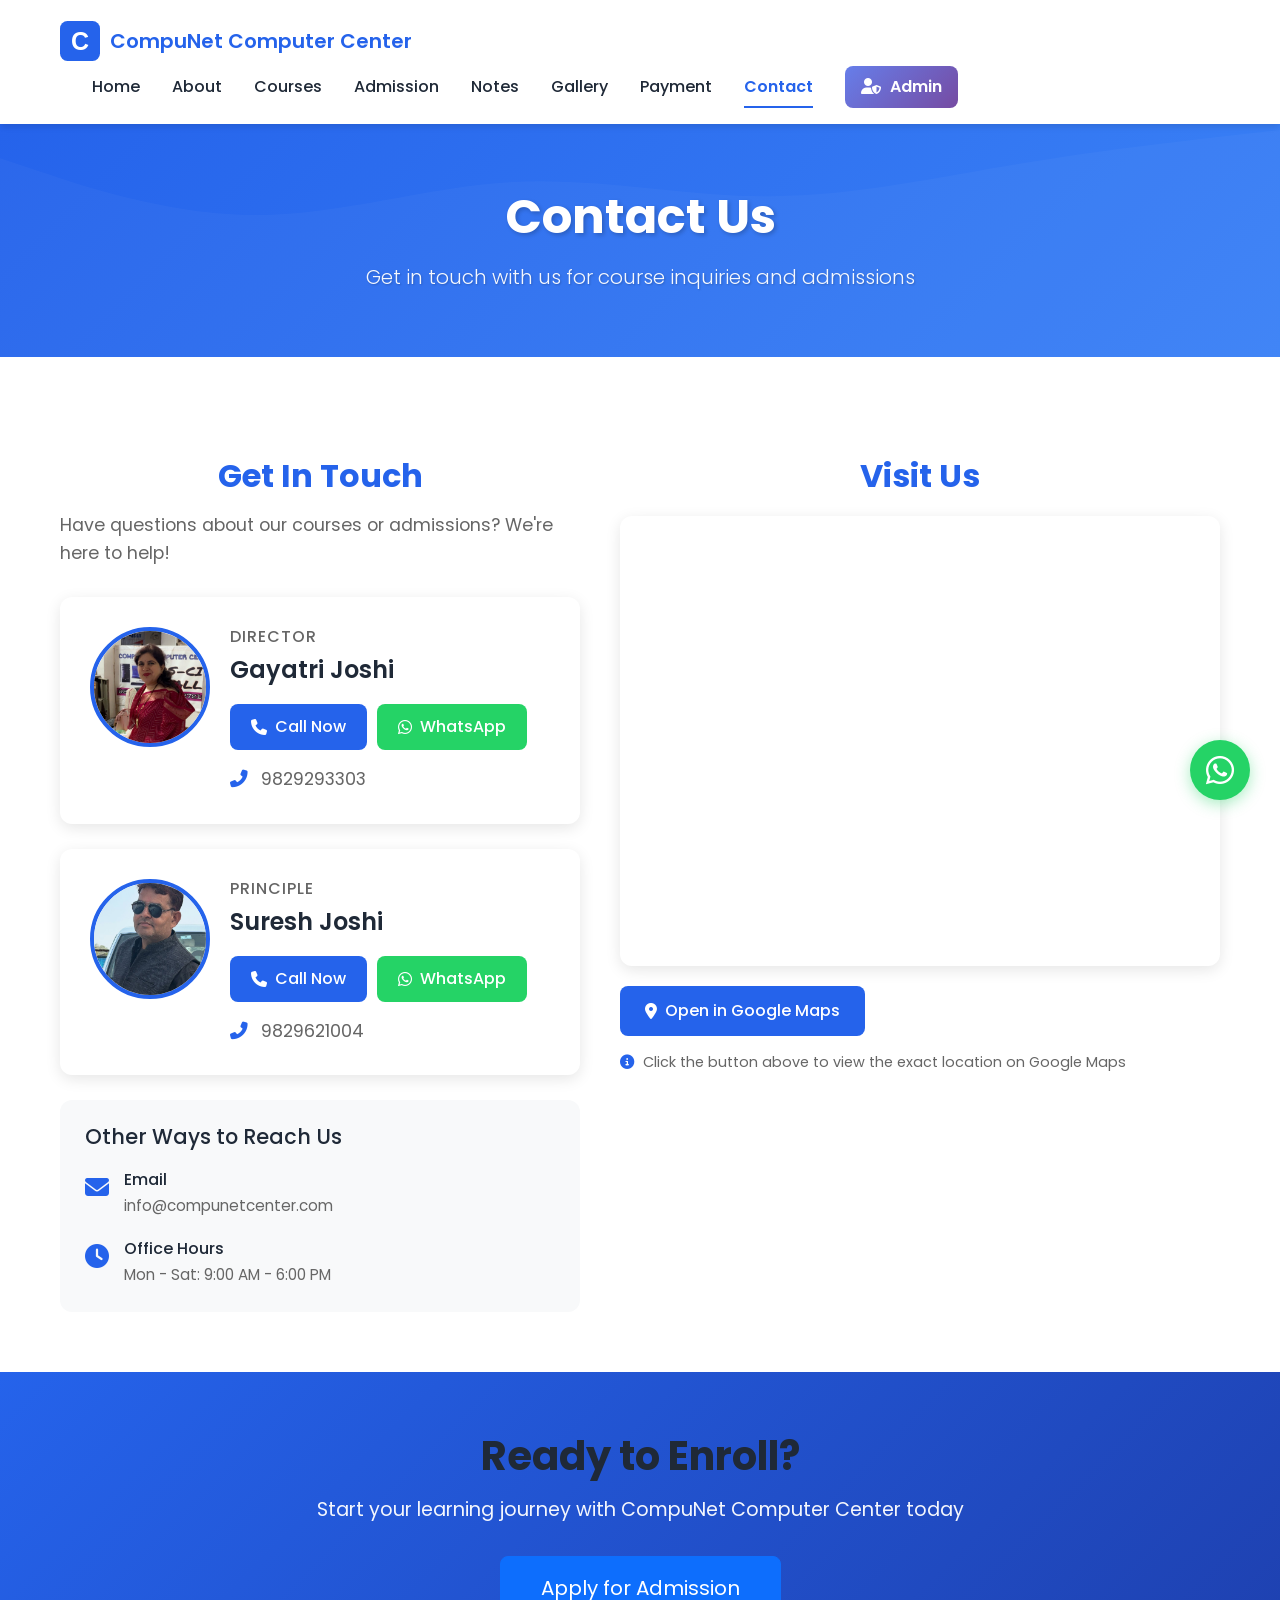
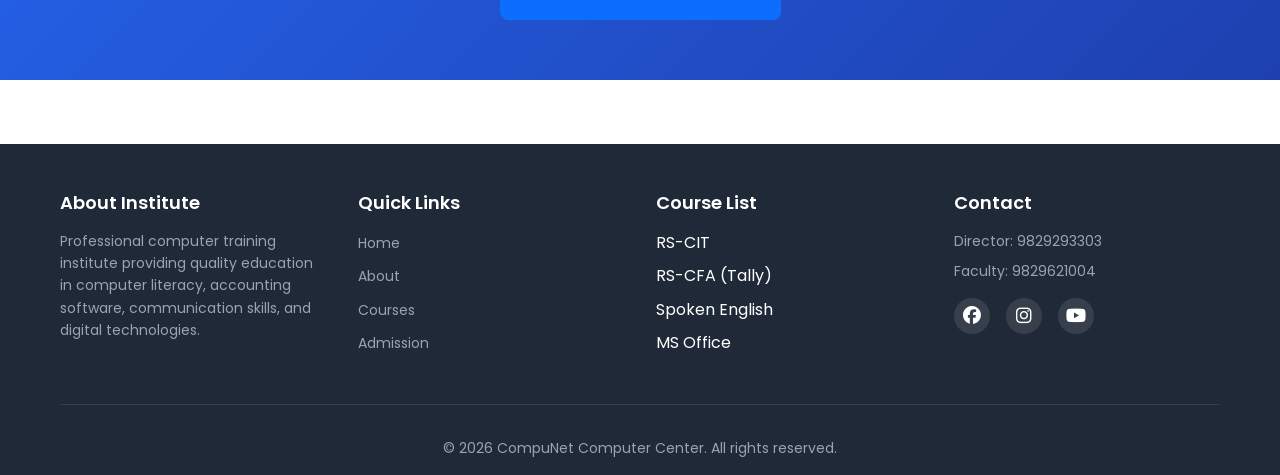
<file: contact.html>
<!DOCTYPE html>
<html lang="en">
<head>
    <meta charset="UTF-8">
    <meta name="viewport" content="width=device-width, initial-scale=1.0">
    <meta name="description" content="Contact CompuNet Computer Center. Get in touch with our team for course inquiries and admissions.">
    <title>Contact Us - CompuNet Computer Center</title>
    
    <!-- Bootstrap 5 CSS -->
    <link href="https://cdn.jsdelivr.net/npm/bootstrap@5.3.0/dist/css/bootstrap.min.css" rel="stylesheet">
    
    <!-- FontAwesome -->
    <link rel="stylesheet" href="https://cdnjs.cloudflare.com/ajax/libs/font-awesome/6.4.0/css/all.min.css">
    
    <!-- Google Fonts -->
    <link rel="preconnect" href="https://fonts.googleapis.com">
    <link rel="preconnect" href="https://fonts.gstatic.com" crossorigin>
    <link href="https://fonts.googleapis.com/css2?family=Poppins:wght@300;400;500;600;700&display=swap" rel="stylesheet">
    
    <!-- Custom CSS -->
    <link rel="stylesheet" href="css/styles.css">
    
    <!-- Favicon -->
    <link rel="icon" type="image/svg+xml" href="assets/favicon.svg">
</head>
<body>
    <!-- Navigation -->
    <header>
        <nav class="navbar">
            <div class="container">
                <a href="index.html" class="navbar-brand">
                    <img src="assets/logo.svg" alt="CompuNet Computer Center Logo" class="logo">
                    CompuNet Computer Center
                </a>
                <button class="hamburger" aria-label="Toggle menu">
                    <i class="fas fa-bars"></i>
                </button>
                <ul class="nav-links">
                    <li><a href="index.html">Home</a></li>
                    <li><a href="about.html">About</a></li>
                    <li><a href="courses.html">Courses</a></li>
                    <li><a href="admission.html">Admission</a></li>
                    <li><a href="notes.html">Notes</a></li>
                    <li><a href="gallery.html">Gallery</a></li>
                    <li><a href="payment.html">Payment</a></li>
                    <li><a href="contact.html" class="active">Contact</a></li>
                    <li><a href="admin/login.html" class="admin-link"><i class="fas fa-user-shield"></i> Admin</a></li>
                </ul>
            </div>
        </nav>
    </header>

    <!-- Main Content -->
    <main>
        <!-- Page Header -->
        <section class="page-header">
            <div class="container">
                <h1>Contact Us</h1>
                <p class="lead">Get in touch with us for course inquiries and admissions</p>
            </div>
        </section>

        <!-- Contact Information Section -->
        <section class="contact-details-section">
            <div class="container">
                <div class="contact-layout">
                    <!-- Contact Information -->
                    <div class="contact-info-box">
                        <h2>Get In Touch</h2>
                        <p>Have questions about our courses or admissions? We're here to help!</p>

                        <!-- Director Contact -->
                        <div class="contact-person-card">
                            <img src="images/Director.jpeg" alt="Director Suresh Joshi" class="person-photo">
                            <div class="person-info">
                                <h3>Director</h3>
                                <p class="person-name">Gayatri Joshi</p>
                                <div class="contact-buttons">
                                    <a href="tel:9829293303" class="btn btn-call">
                                        <i class="fas fa-phone"></i> Call Now
                                    </a>
                                    <a href="https://wa.me/919829293303" class="btn btn-whatsapp" target="_blank" rel="noopener noreferrer">
                                        <i class="fab fa-whatsapp"></i> WhatsApp
                                    </a>
                                </div>
                                <p class="phone-number">
                                    <i class="fas fa-phone-alt"></i> 9829293303
                                </p>
                            </div>
                        </div>

                        <!-- Faculty Contact -->
                        <div class="contact-person-card">
                            <img src="images/Principle.jpeg" alt="Faculty Gayatri Joshi" class="person-photo">
                            <div class="person-info">
                                <h3>Principle</h3>
                                <p class="person-name">Suresh Joshi</p>
                                <div class="contact-buttons">
                                    <a href="tel:9829621004" class="btn btn-call">
                                        <i class="fas fa-phone"></i> Call Now
                                    </a>
                                    <a href="https://wa.me/919829621004" class="btn btn-whatsapp" target="_blank" rel="noopener noreferrer">
                                        <i class="fab fa-whatsapp"></i> WhatsApp
                                    </a>
                                </div>
                                <p class="phone-number">
                                    <i class="fas fa-phone-alt"></i> 9829621004
                                </p>
                            </div>
                        </div>

                        <!-- Additional Contact Info -->
                        <div class="additional-contact">
                            <h3>Other Ways to Reach Us</h3>
                            <div class="contact-methods">
                                <div class="contact-method">
                                    <i class="fas fa-envelope"></i>
                                    <div>
                                        <h4>Email</h4>
                                        <p>info@compunetcenter.com</p>
                                    </div>
                                </div>
                                <div class="contact-method">
                                    <i class="fas fa-clock"></i>
                                    <div>
                                        <h4>Office Hours</h4>
                                        <p>Mon - Sat: 9:00 AM - 6:00 PM</p>
                                    </div>
                                </div>
                            </div>
                        </div>
                    </div>

                    <!-- Google Maps -->
                    <div class="map-box">
                        <h2>Visit Us</h2>
                        <div class="map-container">
                            <iframe 
                                src="https://www.google.com/maps/embed?pb=!1m18!1m12!1m3!1d3618.026568720694!2d73.82210239999999!3d24.931164799999994!2m3!1f0!2f0!3f0!3m2!1i1024!2i768!4f13.1!3m3!1m2!1s0x39680d3f6e369a8d%3A0xf49a0033eb0b7d14!2sGokul%20Plaza%2C%20Rampura%2C%20Nathdwara%2C%20Rajasthan%20313301!5e0!3m2!1sen!2sin!4v1773405254385!5m2!1sen!2sin" width="600" height="450" style="border:0;" allowfullscreen="" loading="lazy" referrerpolicy="no-referrer-when-downgrade"
                                width="100%"
                                height="450"
                                style="border:0;"
                                allowfullscreen=""
                                loading="lazy"
                                referrerpolicy="no-referrer-when-downgrade"
                                title="CompuNet Computer Center Location">
                            </iframe>
                        </div>
                        <a href="https://maps.app.goo.gl/GZiUciN2FqvJ2di49?g_st=ic" class="btn btn-map" target="_blank" rel="noopener noreferrer">
                            <i class="fas fa-map-marker-alt"></i> Open in Google Maps
                        </a>
                        <p class="map-note">
                            <i class="fas fa-info-circle"></i>
                            Click the button above to view the exact location on Google Maps
                        </p>
                    </div>
                </div>
            </div>
        </section>

        <!-- Quick Contact CTA -->
        <section class="quick-contact-cta">
            <div class="container">
                <h2>Ready to Enroll?</h2>
                <p>Start your learning journey with CompuNet Computer Center today</p>
                <a href="admission.html" class="btn btn-primary btn-lg">Apply for Admission</a>
            </div>
        </section>
    </main>

    <!-- Footer -->
    <footer class="footer">
        <div class="container">
            <div class="footer-grid">
                <div class="footer-section">
                    <h3>About Institute</h3>
                    <p>Professional computer training institute providing quality education in computer literacy, accounting software, communication skills, and digital technologies.</p>
                </div>
                
                <div class="footer-section">
                    <h3>Quick Links</h3>
                    <ul>
                        <li><a href="index.html">Home</a></li>
                        <li><a href="about.html">About</a></li>
                        <li><a href="courses.html">Courses</a></li>
                        <li><a href="admission.html">Admission</a></li>
                    </ul>
                </div>
                
                <div class="footer-section">
                    <h3>Course List</h3>
                    <ul>
                        <li>RS-CIT</li>
                        <li>RS-CFA (Tally)</li>
                        <li>Spoken English</li>
                        <li>MS Office</li>
                    </ul>
                </div>
                
                <div class="footer-section">
                    <h3>Contact</h3>
                    <p>Director: 9829293303</p>
                    <p>Faculty: 9829621004</p>
                    <div class="social-icons">
                        <a href="#" aria-label="Facebook"><i class="fab fa-facebook"></i></a>
                        <a href="#" aria-label="Instagram"><i class="fab fa-instagram"></i></a>
                        <a href="#" aria-label="YouTube"><i class="fab fa-youtube"></i></a>
                    </div>
                </div>
            </div>
            
            <div class="footer-bottom">
                <p>&copy; 2026 CompuNet Computer Center. All rights reserved.</p>
            </div>
        </div>
    </footer>

    <!-- Scroll to Top Button -->
    <button id="scrollToTop" aria-label="Scroll to top">
        <i class="fas fa-arrow-up"></i>
    </button>

    <!-- Floating WhatsApp Button -->
    <a href="https://wa.me/919829293303" class="whatsapp-float" target="_blank" rel="noopener noreferrer" aria-label="Contact us on WhatsApp">
        <i class="fab fa-whatsapp"></i>
    </a>

    <!-- Bootstrap JS -->
    <script src="https://cdn.jsdelivr.net/npm/bootstrap@5.3.0/dist/js/bootstrap.bundle.min.js"></script>
    
    <!-- Custom JavaScript -->
    <script src="js/main.js"></script>
</body>
</html>
</file>
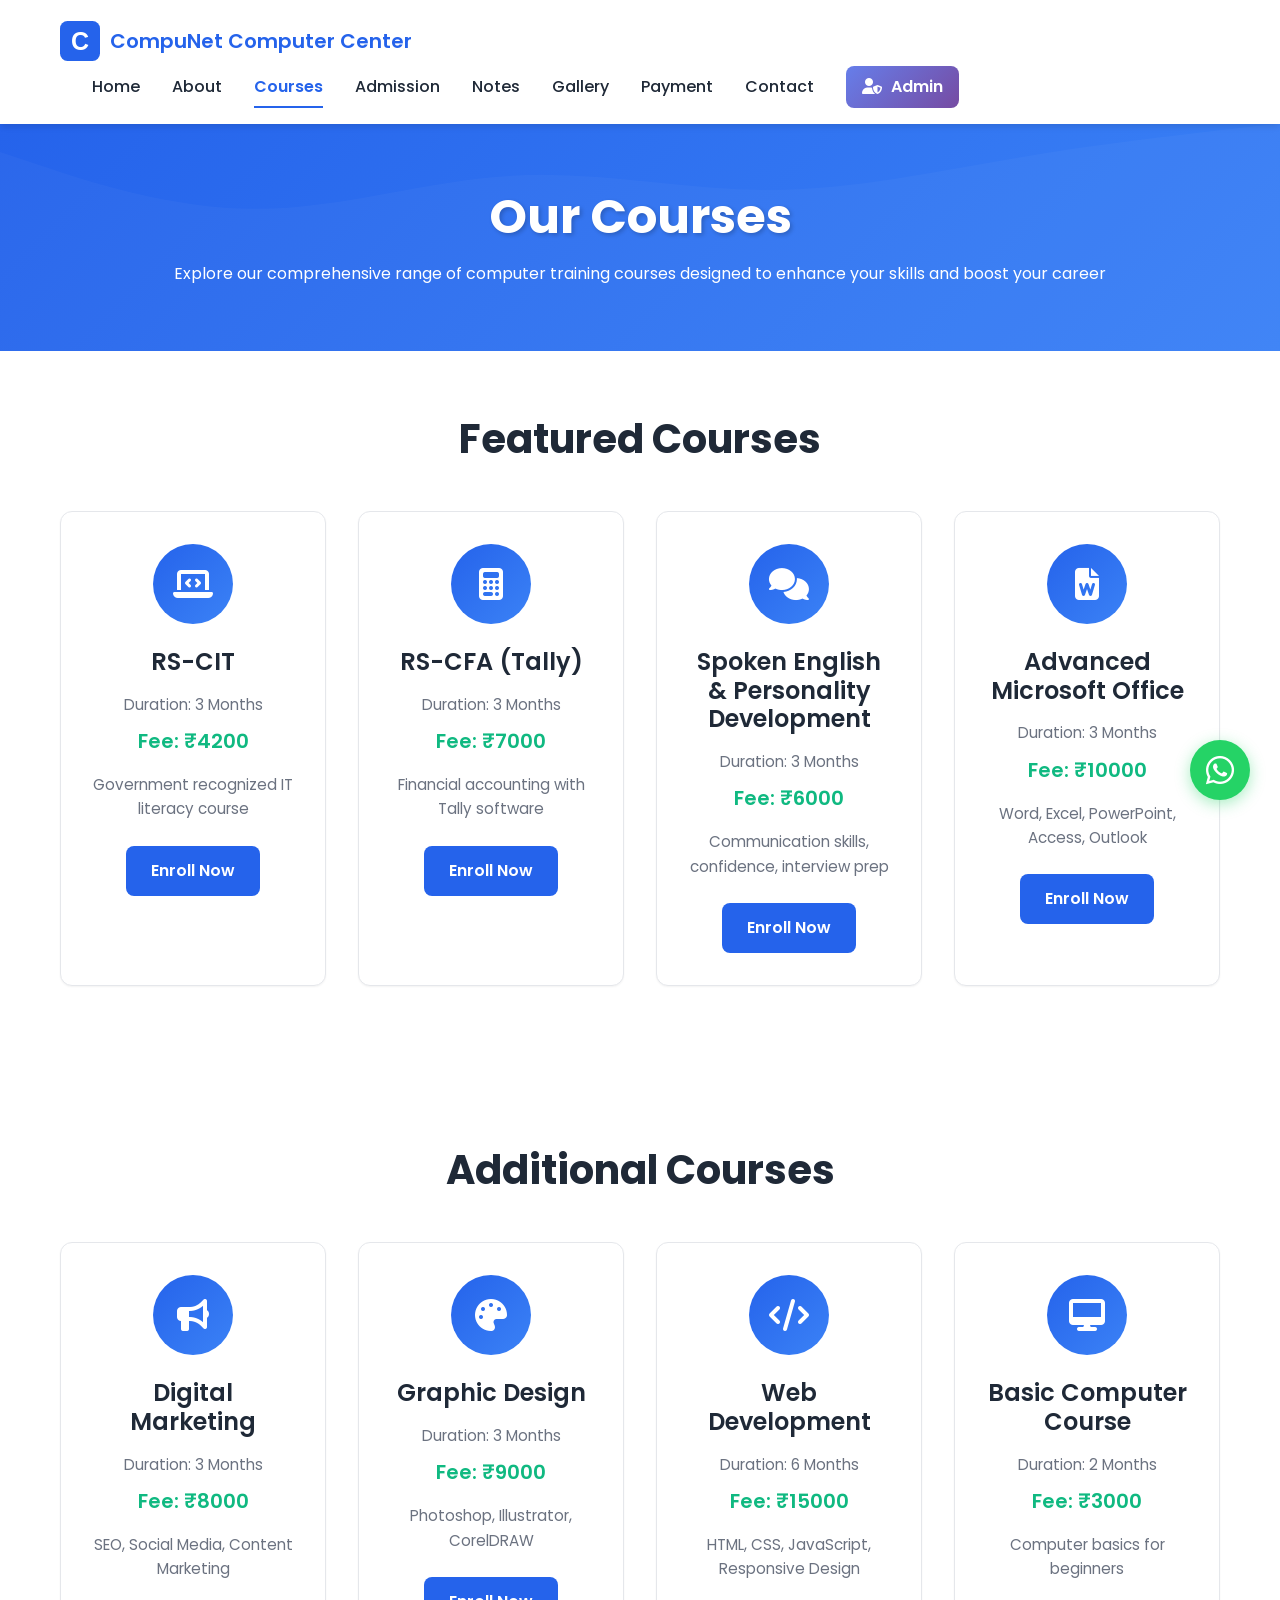
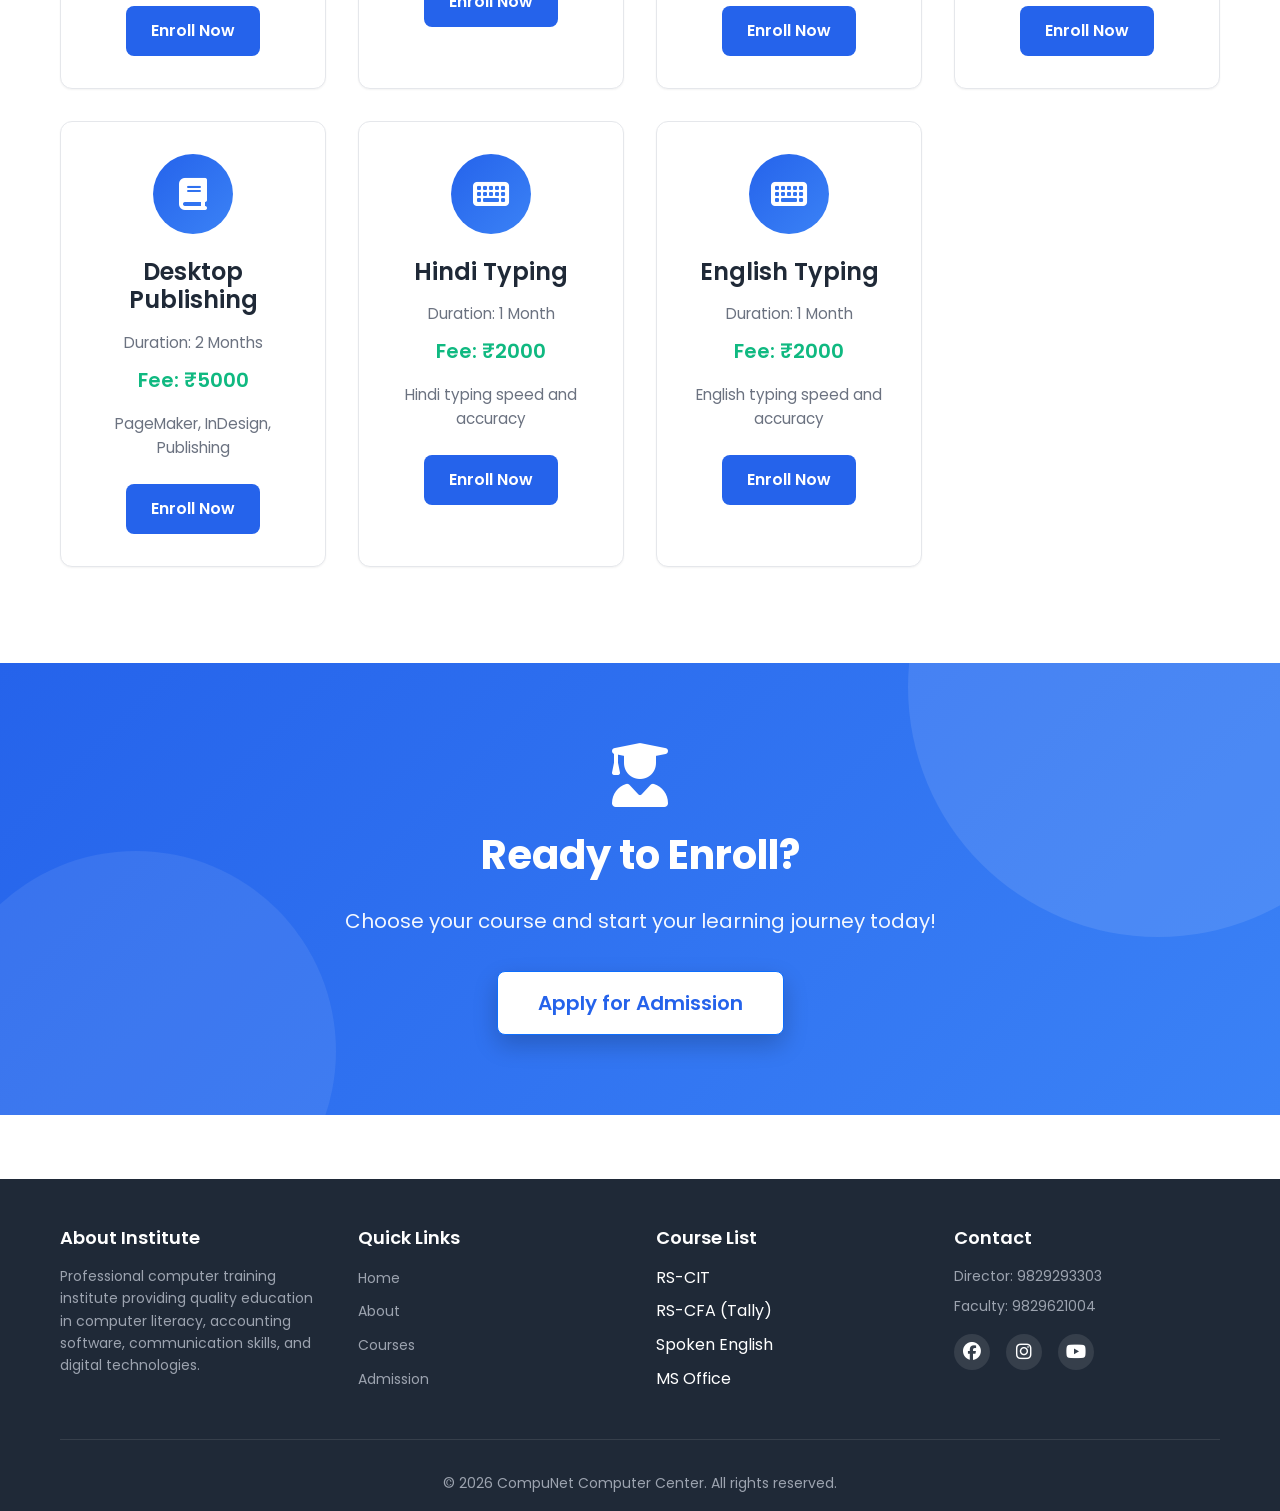
<file: courses.html>
<!DOCTYPE html>
<html lang="en">
<head>
    <meta charset="UTF-8">
    <meta name="viewport" content="width=device-width, initial-scale=1.0">
    <meta name="description" content="Explore our comprehensive computer courses including RS-CIT, RS-CFA, Spoken English, MS Office, Digital Marketing, and Web Development.">
    <title>Courses - CompuNet Computer Center</title>
    
    <!-- Bootstrap 5 CSS -->
    <link href="https://cdn.jsdelivr.net/npm/bootstrap@5.3.0/dist/css/bootstrap.min.css" rel="stylesheet">
    
    <!-- FontAwesome -->
    <link rel="stylesheet" href="https://cdnjs.cloudflare.com/ajax/libs/font-awesome/6.4.0/css/all.min.css">
    
    <!-- Google Fonts -->
    <link rel="preconnect" href="https://fonts.googleapis.com">
    <link rel="preconnect" href="https://fonts.gstatic.com" crossorigin>
    <link href="https://fonts.googleapis.com/css2?family=Poppins:wght@300;400;500;600;700&display=swap" rel="stylesheet">
    
    <!-- Custom CSS -->
    <link rel="stylesheet" href="css/styles.css">
    
    <!-- Favicon -->
    <link rel="icon" type="image/svg+xml" href="assets/favicon.svg">
</head>
<body>
    <!-- Navigation -->
    <header>
        <nav class="navbar">
            <div class="container">
                <a href="index.html" class="navbar-brand">
                    <img src="assets/logo.svg" alt="CompuNet Computer Center Logo" class="logo">
                    CompuNet Computer Center
                </a>
                <button class="hamburger" aria-label="Toggle menu">
                    <i class="fas fa-bars"></i>
                </button>
                <ul class="nav-links">
                    <li><a href="index.html">Home</a></li>
                    <li><a href="about.html">About</a></li>
                    <li><a href="courses.html" class="active">Courses</a></li>
                    <li><a href="admission.html">Admission</a></li>
                    <li><a href="notes.html">Notes</a></li>
                    <li><a href="gallery.html">Gallery</a></li>
                    <li><a href="payment.html">Payment</a></li>
                    <li><a href="contact.html">Contact</a></li>
                    <li><a href="admin/login.html" class="admin-link"><i class="fas fa-user-shield"></i> Admin</a></li>
                </ul>
            </div>
        </nav>
    </header>

    <!-- Main Content -->
    <main>
        <!-- Page Header -->
        <section class="page-header">
            <div class="container">
                <h1>Our Courses</h1>
                <p>Explore our comprehensive range of computer training courses designed to enhance your skills and boost your career</p>
            </div>
        </section>

        <!-- Featured Courses Section -->
        <section class="courses-section">
            <div class="container">
                <h2>Featured Courses</h2>
                <div class="course-grid">
                    <div class="course-card">
                        <div class="course-icon">
                            <i class="fas fa-laptop-code"></i>
                        </div>
                        <h3>RS-CIT</h3>
                        <p class="course-duration">Duration: 3 Months</p>
                        <p class="course-fee">Fee: ₹4200</p>
                        <p class="course-description">Government recognized IT literacy course</p>
                        <a href="admission.html" class="btn btn-enroll">Enroll Now</a>
                    </div>

                    <div class="course-card">
                        <div class="course-icon">
                            <i class="fas fa-calculator"></i>
                        </div>
                        <h3>RS-CFA (Tally)</h3>
                        <p class="course-duration">Duration: 3 Months</p>
                        <p class="course-fee">Fee: ₹7000</p>
                        <p class="course-description">Financial accounting with Tally software</p>
                        <a href="admission.html" class="btn btn-enroll">Enroll Now</a>
                    </div>

                    <div class="course-card">
                        <div class="course-icon">
                            <i class="fas fa-comments"></i>
                        </div>
                        <h3>Spoken English & Personality Development</h3>
                        <p class="course-duration">Duration: 3 Months</p>
                        <p class="course-fee">Fee: ₹6000</p>
                        <p class="course-description">Communication skills, confidence, interview prep</p>
                        <a href="admission.html" class="btn btn-enroll">Enroll Now</a>
                    </div>

                    <div class="course-card">
                        <div class="course-icon">
                            <i class="fas fa-file-word"></i>
                        </div>
                        <h3>Advanced Microsoft Office</h3>
                        <p class="course-duration">Duration: 3 Months</p>
                        <p class="course-fee">Fee: ₹10000</p>
                        <p class="course-description">Word, Excel, PowerPoint, Access, Outlook</p>
                        <a href="admission.html" class="btn btn-enroll">Enroll Now</a>
                    </div>
                </div>
            </div>
        </section>

        <!-- Additional Courses Section -->
        <section class="courses-section">
            <div class="container">
                <h2>Additional Courses</h2>
                <div class="course-grid">
                    <div class="course-card">
                        <div class="course-icon">
                            <i class="fas fa-bullhorn"></i>
                        </div>
                        <h3>Digital Marketing</h3>
                        <p class="course-duration">Duration: 3 Months</p>
                        <p class="course-fee">Fee: ₹8000</p>
                        <p class="course-description">SEO, Social Media, Content Marketing</p>
                        <a href="admission.html" class="btn btn-enroll">Enroll Now</a>
                    </div>

                    <div class="course-card">
                        <div class="course-icon">
                            <i class="fas fa-palette"></i>
                        </div>
                        <h3>Graphic Design</h3>
                        <p class="course-duration">Duration: 3 Months</p>
                        <p class="course-fee">Fee: ₹9000</p>
                        <p class="course-description">Photoshop, Illustrator, CorelDRAW</p>
                        <a href="admission.html" class="btn btn-enroll">Enroll Now</a>
                    </div>

                    <div class="course-card">
                        <div class="course-icon">
                            <i class="fas fa-code"></i>
                        </div>
                        <h3>Web Development</h3>
                        <p class="course-duration">Duration: 6 Months</p>
                        <p class="course-fee">Fee: ₹15000</p>
                        <p class="course-description">HTML, CSS, JavaScript, Responsive Design</p>
                        <a href="admission.html" class="btn btn-enroll">Enroll Now</a>
                    </div>

                    <div class="course-card">
                        <div class="course-icon">
                            <i class="fas fa-desktop"></i>
                        </div>
                        <h3>Basic Computer Course</h3>
                        <p class="course-duration">Duration: 2 Months</p>
                        <p class="course-fee">Fee: ₹3000</p>
                        <p class="course-description">Computer basics for beginners</p>
                        <a href="admission.html" class="btn btn-enroll">Enroll Now</a>
                    </div>

                    <div class="course-card">
                        <div class="course-icon">
                            <i class="fas fa-book"></i>
                        </div>
                        <h3>Desktop Publishing</h3>
                        <p class="course-duration">Duration: 2 Months</p>
                        <p class="course-fee">Fee: ₹5000</p>
                        <p class="course-description">PageMaker, InDesign, Publishing</p>
                        <a href="admission.html" class="btn btn-enroll">Enroll Now</a>
                    </div>

                    <div class="course-card">
                        <div class="course-icon">
                            <i class="fas fa-keyboard"></i>
                        </div>
                        <h3>Hindi Typing</h3>
                        <p class="course-duration">Duration: 1 Month</p>
                        <p class="course-fee">Fee: ₹2000</p>
                        <p class="course-description">Hindi typing speed and accuracy</p>
                        <a href="admission.html" class="btn btn-enroll">Enroll Now</a>
                    </div>

                    <div class="course-card">
                        <div class="course-icon">
                            <i class="fas fa-keyboard"></i>
                        </div>
                        <h3>English Typing</h3>
                        <p class="course-duration">Duration: 1 Month</p>
                        <p class="course-fee">Fee: ₹2000</p>
                        <p class="course-description">English typing speed and accuracy</p>
                        <a href="admission.html" class="btn btn-enroll">Enroll Now</a>
                    </div>
                </div>
            </div>
        </section>

        <!-- Call to Action -->
        <section class="admission-cta">
            <div class="container">
                <div class="cta-content">
                    <i class="fas fa-user-graduate"></i>
                    <h2>Ready to Enroll?</h2>
                    <p>Choose your course and start your learning journey today!</p>
                    <a href="admission.html" class="btn btn-primary btn-lg">Apply for Admission</a>
                </div>
            </div>
        </section>
    </main>

    <!-- Footer -->
    <footer class="footer">
        <div class="container">
            <div class="footer-grid">
                <div class="footer-section">
                    <h3>About Institute</h3>
                    <p>Professional computer training institute providing quality education in computer literacy, accounting software, communication skills, and digital technologies.</p>
                </div>
                
                <div class="footer-section">
                    <h3>Quick Links</h3>
                    <ul>
                        <li><a href="index.html">Home</a></li>
                        <li><a href="about.html">About</a></li>
                        <li><a href="courses.html">Courses</a></li>
                        <li><a href="admission.html">Admission</a></li>
                    </ul>
                </div>
                
                <div class="footer-section">
                    <h3>Course List</h3>
                    <ul>
                        <li>RS-CIT</li>
                        <li>RS-CFA (Tally)</li>
                        <li>Spoken English</li>
                        <li>MS Office</li>
                    </ul>
                </div>
                
                <div class="footer-section">
                    <h3>Contact</h3>
                    <p>Director: 9829293303</p>
                    <p>Faculty: 9829621004</p>
                    <div class="social-icons">
                        <a href="#" aria-label="Facebook"><i class="fab fa-facebook"></i></a>
                        <a href="#" aria-label="Instagram"><i class="fab fa-instagram"></i></a>
                        <a href="#" aria-label="YouTube"><i class="fab fa-youtube"></i></a>
                    </div>
                </div>
            </div>
            
            <div class="footer-bottom">
                <p>&copy; 2026 CompuNet Computer Center. All rights reserved.</p>
            </div>
        </div>
    </footer>

    <!-- Scroll to Top Button -->
    <button id="scrollToTop" aria-label="Scroll to top">
        <i class="fas fa-arrow-up"></i>
    </button>

    <!-- Floating WhatsApp Button -->
    <a href="https://wa.me/919829293303" class="whatsapp-float" target="_blank" rel="noopener noreferrer" aria-label="Contact us on WhatsApp">
        <i class="fab fa-whatsapp"></i>
    </a>

    <!-- Bootstrap JS -->
    <script src="https://cdn.jsdelivr.net/npm/bootstrap@5.3.0/dist/js/bootstrap.bundle.min.js"></script>
    
    <!-- Custom JavaScript -->
    <script src="js/main.js"></script>
</body>
</html>
</file>
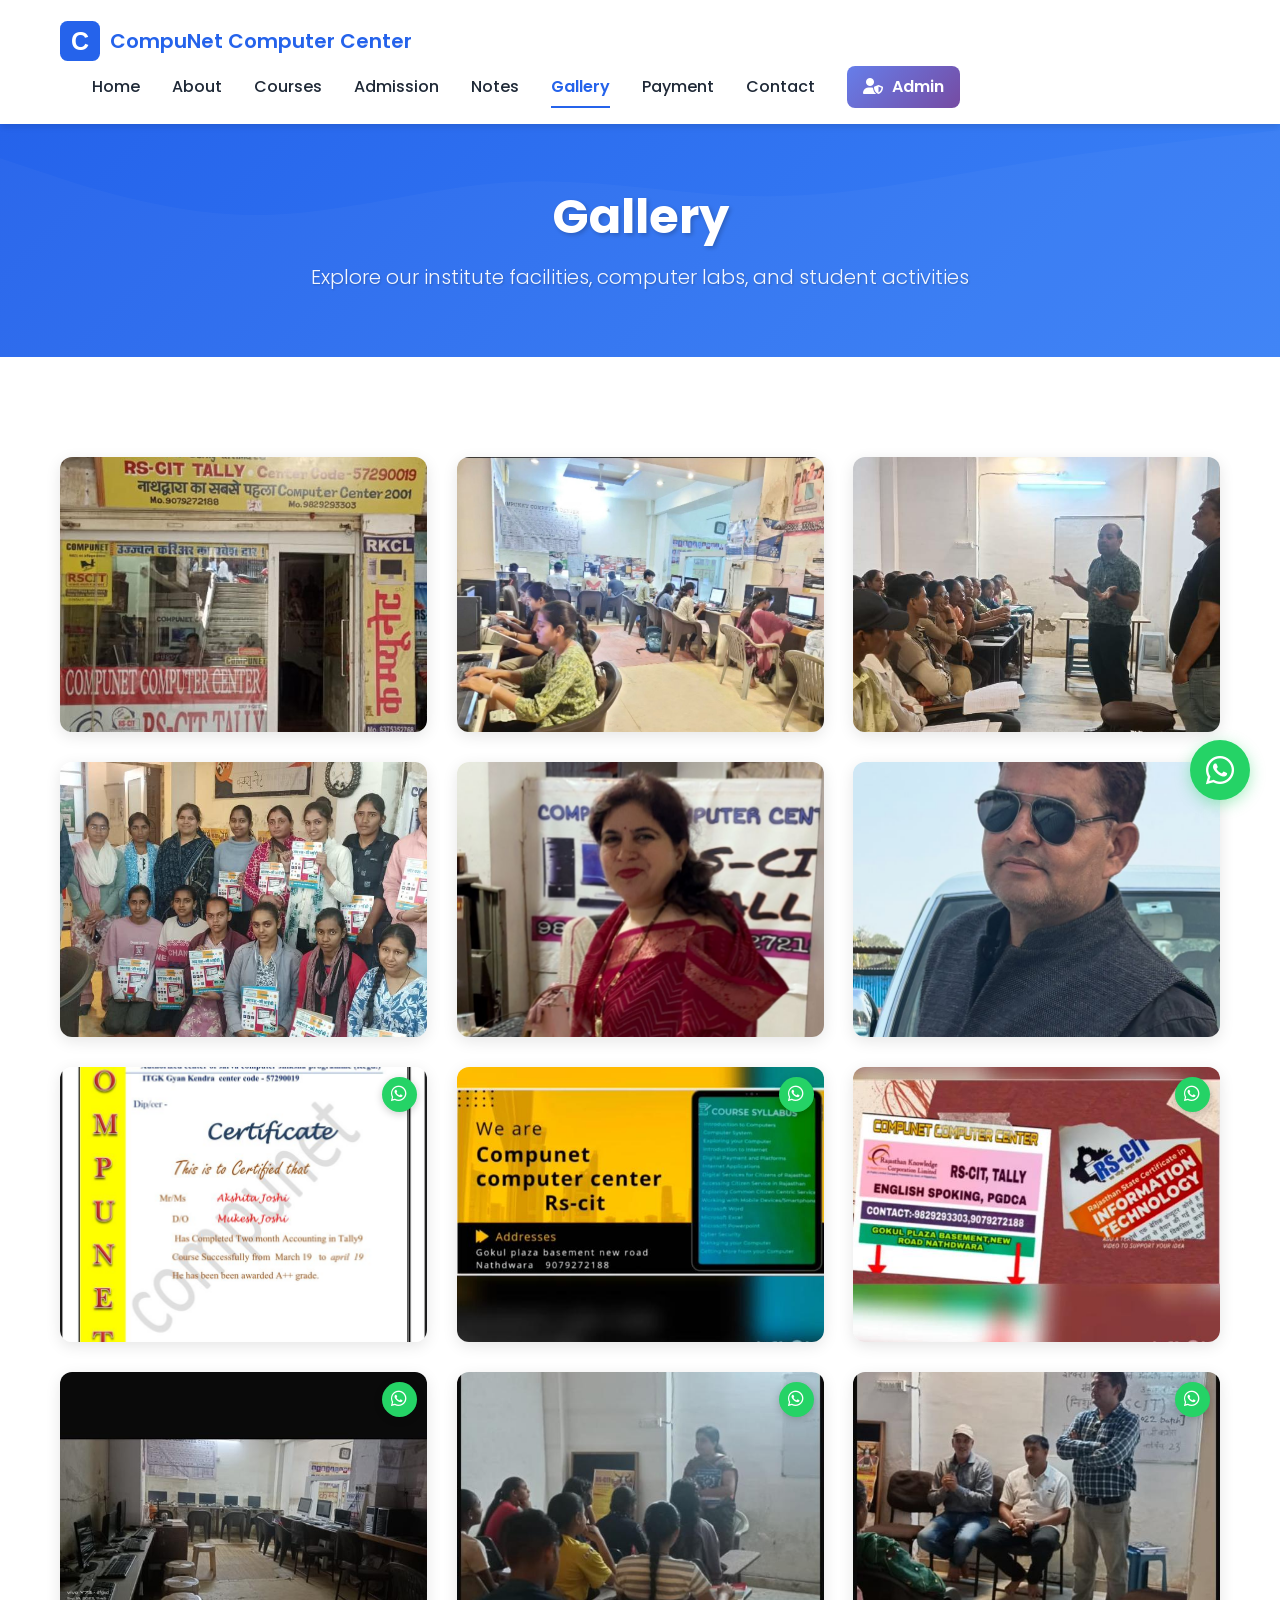
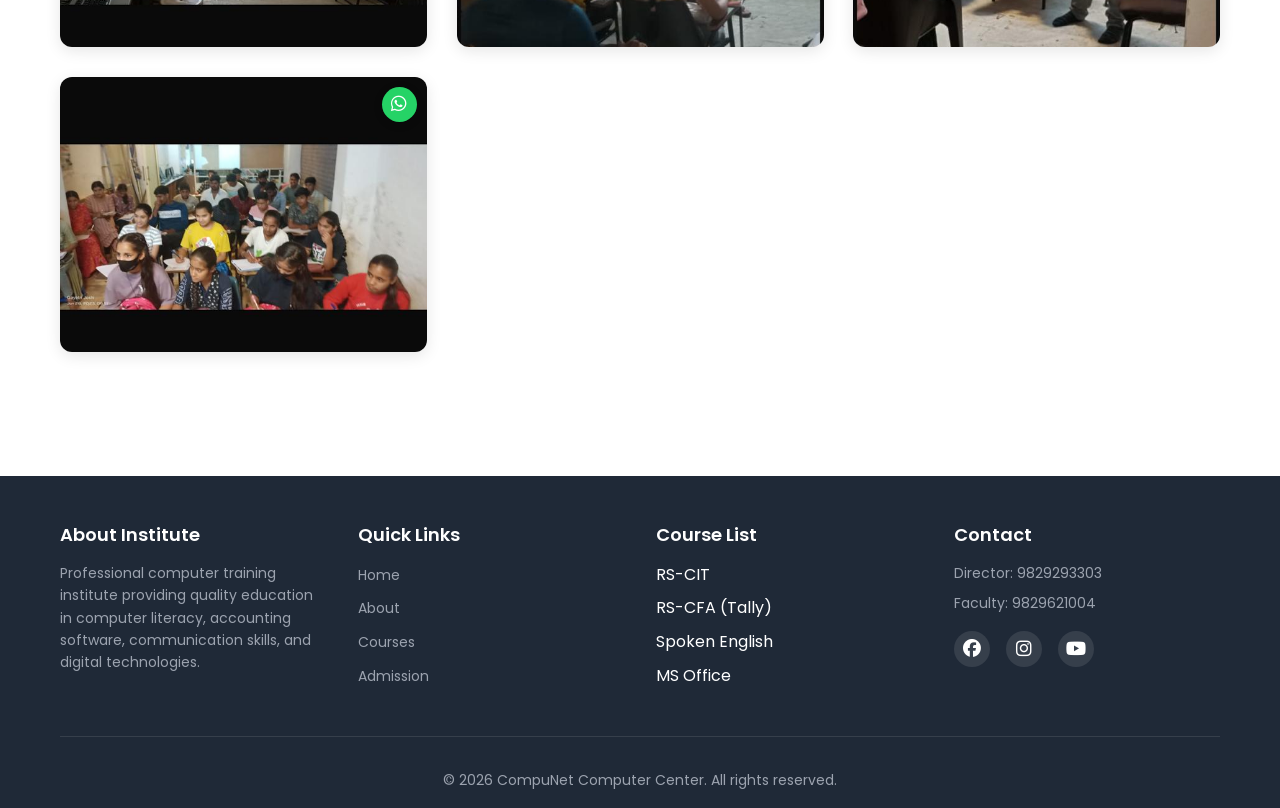
<file: gallery.html>
<!DOCTYPE html>
<html lang="en">
<head>
    <meta charset="UTF-8">
    <meta name="viewport" content="width=device-width, initial-scale=1.0">
    <meta name="description" content="View photos of CompuNet Computer Center facilities, computer labs, classrooms, and student activities.">
    <title>Gallery - CompuNet Computer Center</title>
    
    <!-- Bootstrap 5 CSS -->
    <link href="https://cdn.jsdelivr.net/npm/bootstrap@5.3.0/dist/css/bootstrap.min.css" rel="stylesheet">
    
    <!-- FontAwesome -->
    <link rel="stylesheet" href="https://cdnjs.cloudflare.com/ajax/libs/font-awesome/6.4.0/css/all.min.css">
    
    <!-- Google Fonts -->
    <link rel="preconnect" href="https://fonts.googleapis.com">
    <link rel="preconnect" href="https://fonts.gstatic.com" crossorigin>
    <link href="https://fonts.googleapis.com/css2?family=Poppins:wght@300;400;500;600;700&display=swap" rel="stylesheet">
    
    <!-- Custom CSS -->
    <link rel="stylesheet" href="css/styles.css">
    
    <!-- Favicon -->
    <link rel="icon" type="image/svg+xml" href="assets/favicon.svg">
</head>
<body>
    <!-- Navigation -->
    <header>
        <nav class="navbar">
            <div class="container">
                <a href="index.html" class="navbar-brand">
                    <img src="assets/logo.svg" alt="CompuNet Computer Center Logo" class="logo">
                    CompuNet Computer Center
                </a>
                <button class="hamburger" aria-label="Toggle menu">
                    <i class="fas fa-bars"></i>
                </button>
                <ul class="nav-links">
                    <li><a href="index.html">Home</a></li>
                    <li><a href="about.html">About</a></li>
                    <li><a href="courses.html">Courses</a></li>
                    <li><a href="admission.html">Admission</a></li>
                    <li><a href="notes.html">Notes</a></li>
                    <li><a href="gallery.html" class="active">Gallery</a></li>
                    <li><a href="payment.html">Payment</a></li>
                    <li><a href="contact.html">Contact</a></li>
                    <li><a href="admin/login.html" class="admin-link"><i class="fas fa-user-shield"></i> Admin</a></li>
                </ul>
            </div>
        </nav>
    </header>

    <!-- Main Content -->
    <main>
        <!-- Page Header -->
        <section class="page-header">
            <div class="container">
                <h1>Gallery</h1>
                <p class="lead">Explore our institute facilities, computer labs, and student activities</p>
            </div>
        </section>

        <!-- Gallery Grid -->
        <section class="gallery-section">
            <div class="container">
                <div class="gallery-grid">
                    <!-- Institute Outside View -->
                    <div class="gallery-item">
                        <img src="images/outsideview.jpeg" alt="CompuNet Computer Center - Institute Building">
                        <div class="gallery-overlay">
                            <h3>Institute Building</h3>
                            <p>CompuNet Computer Center - Rajasthan</p>
                        </div>
                    </div>

                    <!-- Computer Lab -->
                    <div class="gallery-item">
                        <img src="images/lab.jpeg" alt="Modern Computer Lab with Latest Systems">
                        <div class="gallery-overlay">
                            <h3>Computer Lab</h3>
                            <p>State-of-the-art computer lab with latest equipment</p>
                        </div>
                    </div>

                    <!-- Classroom -->
                    <div class="gallery-item">
                        <img src="images/class.jpeg" alt="Institute Classroom - Learning Environment">
                        <div class="gallery-overlay">
                            <h3>Classroom</h3>
                            <p>Professional teaching and learning environment</p>
                        </div>
                    </div>

                    <!-- Training Session -->
                    <div class="gallery-item">
                        <img src="images/training.jpeg" alt="Students Training Session">
                        <div class="gallery-overlay">
                            <h3>Training Session</h3>
                            <p>Interactive hands-on training for students</p>
                        </div>
                    </div>

                    <!-- Director -->
                    <div class="gallery-item">
                        <img src="images/Director.jpeg" alt="Gayatri Joshi - Director">
                        <div class="gallery-overlay">
                            <h3>Gayatri Joshi</h3>
                            <p>Director - CompuNet Computer Center</p>
                            <a href="tel:9829293303" class="contact-badge">
                                <i class="fas fa-phone"></i> 9829293303
                            </a>
                        </div>
                    </div>

                    <!-- Principal -->
                    <div class="gallery-item">
                        <img src="images/Principle.jpeg" alt="Suresh Joshi - Principal">
                        <div class="gallery-overlay">
                            <h3>Suresh Joshi</h3>
                            <p>Principal - CompuNet Computer Center</p>
                            <a href="tel:9829621004" class="contact-badge">
                                <i class="fas fa-phone"></i> 9829621004
                            </a>
                        </div>
                    </div>

                    <!-- WhatsApp Image 1 -->
                    <div class="gallery-item whatsapp-featured">
                        <img src="images/WhatsApp Image 2026-03-13 at 17.25.26.jpeg" alt="Student Success Story">
                        <div class="gallery-overlay">
                            <h3>Student Success</h3>
                            <p>Join our successful students</p>
                            <a href="https://wa.me/919829293303?text=I%20want%20to%20know%20about%20courses" 
                               class="whatsapp-contact-btn" target="_blank">
                                <i class="fab fa-whatsapp"></i> Inquire on WhatsApp
                            </a>
                        </div>
                    </div>

                    <!-- WhatsApp Image 2 -->
                    <div class="gallery-item whatsapp-featured">
                        <img src="images/WhatsApp Image 2026-03-13 at 17.27.11 (1).jpeg" alt="Course Information">
                        <div class="gallery-overlay">
                            <h3>Course Details</h3>
                            <p>Get complete course information</p>
                            <a href="https://wa.me/919829293303?text=Tell%20me%20about%20available%20courses" 
                               class="whatsapp-contact-btn" target="_blank">
                                <i class="fab fa-whatsapp"></i> Chat with Us
                            </a>
                        </div>
                    </div>

                    <!-- WhatsApp Image 3 -->
                    <div class="gallery-item whatsapp-featured">
                        <img src="images/WhatsApp Image 2026-03-13 at 17.27.11.jpeg" alt="Admission Information">
                        <div class="gallery-overlay">
                            <h3>Admission Open</h3>
                            <p>Contact us for admission details</p>
                            <a href="https://wa.me/919829293303?text=I%20want%20to%20take%20admission" 
                               class="whatsapp-contact-btn" target="_blank">
                                <i class="fab fa-whatsapp"></i> Apply Now
                            </a>
                        </div>
                    </div>

                    <!-- WhatsApp Image 4 -->
                    <div class="gallery-item whatsapp-featured">
                        <img src="images/WhatsApp Image 2026-03-13 at 17.27.12 (1).jpeg" alt="Student Achievement">
                        <div class="gallery-overlay">
                            <h3>Student Achievement</h3>
                            <p>Learn about our success stories</p>
                            <a href="https://wa.me/919829293303?text=Tell%20me%20about%20student%20achievements" 
                               class="whatsapp-contact-btn" target="_blank">
                                <i class="fab fa-whatsapp"></i> Know More
                            </a>
                        </div>
                    </div>

                    <!-- WhatsApp Image 5 -->
                    <div class="gallery-item whatsapp-featured">
                        <img src="images/WhatsApp Image 2026-03-13 at 17.27.13 (1).jpeg" alt="Training Programs">
                        <div class="gallery-overlay">
                            <h3>Training Programs</h3>
                            <p>Explore our training programs</p>
                            <a href="https://wa.me/919829293303?text=What%20training%20programs%20do%20you%20offer" 
                               class="whatsapp-contact-btn" target="_blank">
                                <i class="fab fa-whatsapp"></i> Get Details
                            </a>
                        </div>
                    </div>

                    <!-- WhatsApp Image 6 -->
                    <div class="gallery-item whatsapp-featured">
                        <img src="images/WhatsApp Image 2026-03-13 at 17.27.13 (2).jpeg" alt="Certificate Courses">
                        <div class="gallery-overlay">
                            <h3>Certificate Courses</h3>
                            <p>Government certified programs</p>
                            <a href="https://wa.me/919829293303?text=Tell%20me%20about%20certificate%20courses" 
                               class="whatsapp-contact-btn" target="_blank">
                                <i class="fab fa-whatsapp"></i> Learn More
                            </a>
                        </div>
                    </div>

                    <!-- WhatsApp Image 7 -->
                    <div class="gallery-item whatsapp-featured">
                        <img src="images/WhatsApp Image 2026-03-13 at 17.27.13.jpeg" alt="Contact Information">
                        <div class="gallery-overlay">
                            <h3>Contact Us</h3>
                            <p>Get in touch for any queries</p>
                            <a href="https://wa.me/919829293303?text=I%20have%20a%20question%20about%20CompuNet" 
                               class="whatsapp-contact-btn" target="_blank">
                                <i class="fab fa-whatsapp"></i> Message Us
                            </a>
                        </div>
                    </div>
                </div>
            </div>
        </section>
    </main>

    <!-- Footer -->
    <footer class="footer">
        <div class="container">
            <div class="footer-grid">
                <div class="footer-section">
                    <h3>About Institute</h3>
                    <p>Professional computer training institute providing quality education in computer literacy, accounting software, communication skills, and digital technologies.</p>
                </div>
                
                <div class="footer-section">
                    <h3>Quick Links</h3>
                    <ul>
                        <li><a href="index.html">Home</a></li>
                        <li><a href="about.html">About</a></li>
                        <li><a href="courses.html">Courses</a></li>
                        <li><a href="admission.html">Admission</a></li>
                    </ul>
                </div>
                
                <div class="footer-section">
                    <h3>Course List</h3>
                    <ul>
                        <li>RS-CIT</li>
                        <li>RS-CFA (Tally)</li>
                        <li>Spoken English</li>
                        <li>MS Office</li>
                    </ul>
                </div>
                
                <div class="footer-section">
                    <h3>Contact</h3>
                    <p>Director: 9829293303</p>
                    <p>Faculty: 9829621004</p>
                    <div class="social-icons">
                        <a href="#" aria-label="Facebook"><i class="fab fa-facebook"></i></a>
                        <a href="#" aria-label="Instagram"><i class="fab fa-instagram"></i></a>
                        <a href="#" aria-label="YouTube"><i class="fab fa-youtube"></i></a>
                    </div>
                </div>
            </div>
            
            <div class="footer-bottom">
                <p>&copy; 2026 CompuNet Computer Center. All rights reserved.</p>
            </div>
        </div>
    </footer>

    <!-- Scroll to Top Button -->
    <button id="scrollToTop" aria-label="Scroll to top">
        <i class="fas fa-arrow-up"></i>
    </button>

    <!-- Floating WhatsApp Button -->
    <a href="https://wa.me/919829293303" class="whatsapp-float" target="_blank" rel="noopener noreferrer" aria-label="Contact us on WhatsApp">
        <i class="fab fa-whatsapp"></i>
    </a>

    <!-- Bootstrap JS -->
    <script src="https://cdn.jsdelivr.net/npm/bootstrap@5.3.0/dist/js/bootstrap.bundle.min.js"></script>
    
    <!-- Custom JavaScript -->
    <script src="js/main.js"></script>
</body>
</html>
</file>
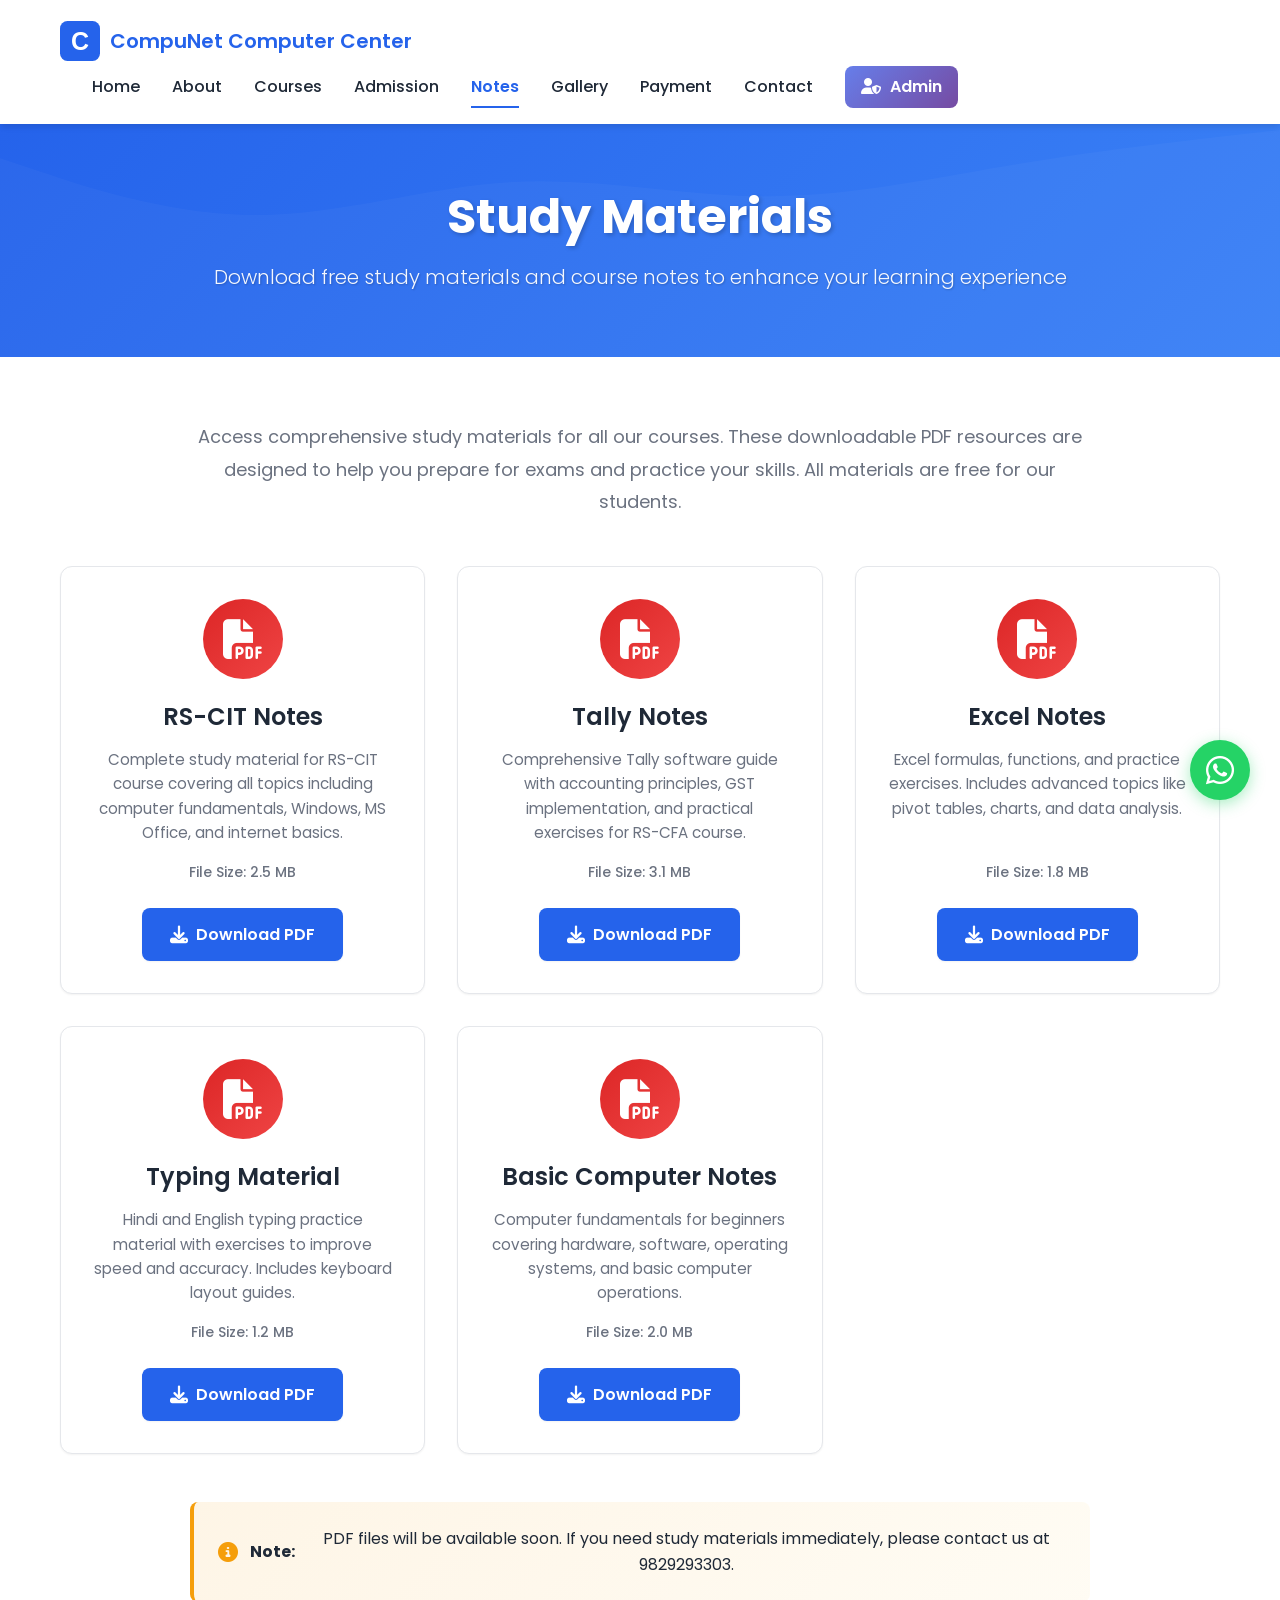
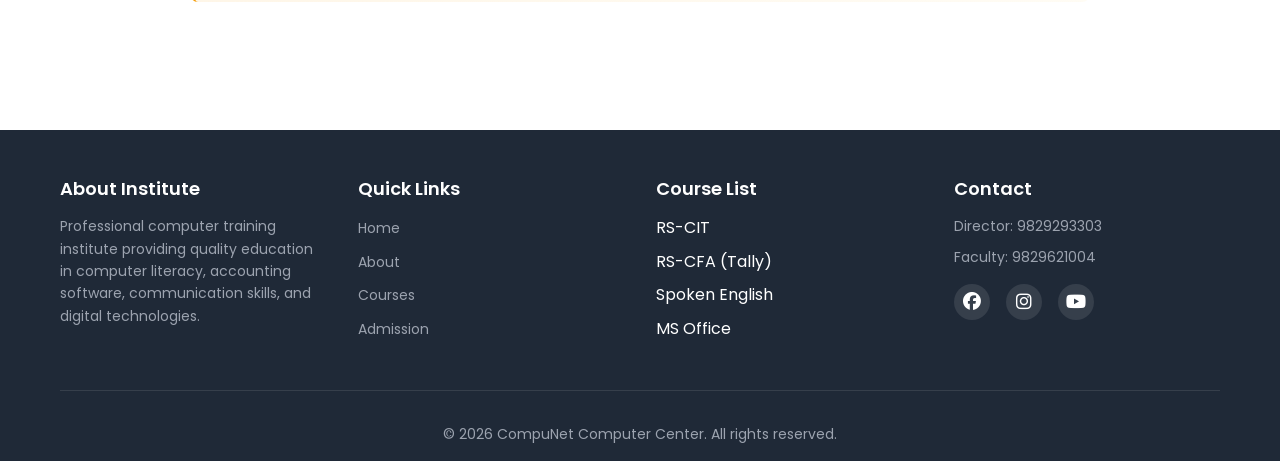
<file: notes.html>
<!DOCTYPE html>
<html lang="en">
<head>
    <meta charset="UTF-8">
    <meta name="viewport" content="width=device-width, initial-scale=1.0">
    <meta name="description" content="Download free study materials and course notes for RS-CIT, Tally, MS Office, and other computer courses.">
    <title>Study Notes - CompuNet Computer Center</title>
    
    <!-- Bootstrap 5 CSS -->
    <link href="https://cdn.jsdelivr.net/npm/bootstrap@5.3.0/dist/css/bootstrap.min.css" rel="stylesheet">
    
    <!-- FontAwesome -->
    <link rel="stylesheet" href="https://cdnjs.cloudflare.com/ajax/libs/font-awesome/6.4.0/css/all.min.css">
    
    <!-- Google Fonts -->
    <link rel="preconnect" href="https://fonts.googleapis.com">
    <link rel="preconnect" href="https://fonts.gstatic.com" crossorigin>
    <link href="https://fonts.googleapis.com/css2?family=Poppins:wght@300;400;500;600;700&display=swap" rel="stylesheet">
    
    <!-- Custom CSS -->
    <link rel="stylesheet" href="css/styles.css">
    
    <!-- Favicon -->
    <link rel="icon" type="image/svg+xml" href="assets/favicon.svg">
</head>
<body>
    <!-- Navigation -->
    <header>
        <nav class="navbar">
            <div class="container">
                <a href="index.html" class="navbar-brand">
                    <img src="assets/logo.svg" alt="CompuNet Computer Center Logo" class="logo">
                    CompuNet Computer Center
                </a>
                <button class="hamburger" aria-label="Toggle menu">
                    <i class="fas fa-bars"></i>
                </button>
                <ul class="nav-links">
                    <li><a href="index.html">Home</a></li>
                    <li><a href="about.html">About</a></li>
                    <li><a href="courses.html">Courses</a></li>
                    <li><a href="admission.html">Admission</a></li>
                    <li><a href="notes.html" class="active">Notes</a></li>
                    <li><a href="gallery.html">Gallery</a></li>
                    <li><a href="payment.html">Payment</a></li>
                    <li><a href="contact.html">Contact</a></li>
                    <li><a href="admin/login.html" class="admin-link"><i class="fas fa-user-shield"></i> Admin</a></li>
                </ul>
            </div>
        </nav>
    </header>

    <!-- Main Content -->
    <main>
        <!-- Page Header -->
        <section class="page-header">
            <div class="container">
                <h1>Study Materials</h1>
                <p class="lead">Download free study materials and course notes to enhance your learning experience</p>
            </div>
        </section>

        <!-- Study Materials Section -->
        <section class="study-materials">
            <div class="container">
                <div class="intro-text">
                    <p>Access comprehensive study materials for all our courses. These downloadable PDF resources are designed to help you prepare for exams and practice your skills. All materials are free for our students.</p>
                </div>

                <div class="material-grid">
                    <!-- RS-CIT Notes -->
                    <div class="material-card">
                        <div class="material-icon">
                            <i class="fas fa-file-pdf"></i>
                        </div>
                        <h3>RS-CIT Notes</h3>
                        <p class="material-description">Complete study material for RS-CIT course covering all topics including computer fundamentals, Windows, MS Office, and internet basics.</p>
                        <p class="file-size">File Size: 2.5 MB</p>
                        <a href="pdf/rscit-notes.pdf" download class="btn-download">
                            <i class="fas fa-download"></i> Download PDF
                        </a>
                    </div>

                    <!-- Tally Notes -->
                    <div class="material-card">
                        <div class="material-icon">
                            <i class="fas fa-file-pdf"></i>
                        </div>
                        <h3>Tally Notes</h3>
                        <p class="material-description">Comprehensive Tally software guide with accounting principles, GST implementation, and practical exercises for RS-CFA course.</p>
                        <p class="file-size">File Size: 3.1 MB</p>
                        <a href="pdf/tally-notes.pdf" download class="btn-download">
                            <i class="fas fa-download"></i> Download PDF
                        </a>
                    </div>

                    <!-- Excel Notes -->
                    <div class="material-card">
                        <div class="material-icon">
                            <i class="fas fa-file-pdf"></i>
                        </div>
                        <h3>Excel Notes</h3>
                        <p class="material-description">Excel formulas, functions, and practice exercises. Includes advanced topics like pivot tables, charts, and data analysis.</p>
                        <p class="file-size">File Size: 1.8 MB</p>
                        <a href="pdf/excel-notes.pdf" download class="btn-download">
                            <i class="fas fa-download"></i> Download PDF
                        </a>
                    </div>

                    <!-- Typing Material -->
                    <div class="material-card">
                        <div class="material-icon">
                            <i class="fas fa-file-pdf"></i>
                        </div>
                        <h3>Typing Material</h3>
                        <p class="material-description">Hindi and English typing practice material with exercises to improve speed and accuracy. Includes keyboard layout guides.</p>
                        <p class="file-size">File Size: 1.2 MB</p>
                        <a href="pdf/typing-material.pdf" download class="btn-download">
                            <i class="fas fa-download"></i> Download PDF
                        </a>
                    </div>

                    <!-- Basic Computer Notes -->
                    <div class="material-card">
                        <div class="material-icon">
                            <i class="fas fa-file-pdf"></i>
                        </div>
                        <h3>Basic Computer Notes</h3>
                        <p class="material-description">Computer fundamentals for beginners covering hardware, software, operating systems, and basic computer operations.</p>
                        <p class="file-size">File Size: 2.0 MB</p>
                        <a href="pdf/basic-computer.pdf" download class="btn-download">
                            <i class="fas fa-download"></i> Download PDF
                        </a>
                    </div>
                </div>

                <div class="availability-note">
                    <p><i class="fas fa-info-circle"></i> <strong>Note:</strong> PDF files will be available soon. If you need study materials immediately, please contact us at 9829293303.</p>
                </div>
            </div>
        </section>
    </main>

    <!-- Footer -->
    <footer class="footer">
        <div class="container">
            <div class="footer-grid">
                <div class="footer-section">
                    <h3>About Institute</h3>
                    <p>Professional computer training institute providing quality education in computer literacy, accounting software, communication skills, and digital technologies.</p>
                </div>
                
                <div class="footer-section">
                    <h3>Quick Links</h3>
                    <ul>
                        <li><a href="index.html">Home</a></li>
                        <li><a href="about.html">About</a></li>
                        <li><a href="courses.html">Courses</a></li>
                        <li><a href="admission.html">Admission</a></li>
                    </ul>
                </div>
                
                <div class="footer-section">
                    <h3>Course List</h3>
                    <ul>
                        <li>RS-CIT</li>
                        <li>RS-CFA (Tally)</li>
                        <li>Spoken English</li>
                        <li>MS Office</li>
                    </ul>
                </div>
                
                <div class="footer-section">
                    <h3>Contact</h3>
                    <p>Director: 9829293303</p>
                    <p>Faculty: 9829621004</p>
                    <div class="social-icons">
                        <a href="#" aria-label="Facebook"><i class="fab fa-facebook"></i></a>
                        <a href="#" aria-label="Instagram"><i class="fab fa-instagram"></i></a>
                        <a href="#" aria-label="YouTube"><i class="fab fa-youtube"></i></a>
                    </div>
                </div>
            </div>
            
            <div class="footer-bottom">
                <p>&copy; 2026 CompuNet Computer Center. All rights reserved.</p>
            </div>
        </div>
    </footer>

    <!-- Scroll to Top Button -->
    <button id="scrollToTop" aria-label="Scroll to top">
        <i class="fas fa-arrow-up"></i>
    </button>

    <!-- Floating WhatsApp Button -->
    <a href="https://wa.me/919829293303" class="whatsapp-float" target="_blank" rel="noopener noreferrer" aria-label="Contact us on WhatsApp">
        <i class="fab fa-whatsapp"></i>
    </a>

    <!-- Bootstrap JS -->
    <script src="https://cdn.jsdelivr.net/npm/bootstrap@5.3.0/dist/js/bootstrap.bundle.min.js"></script>
    
    <!-- Custom JavaScript -->
    <script src="js/main.js"></script>
</body>
</html>
</file>
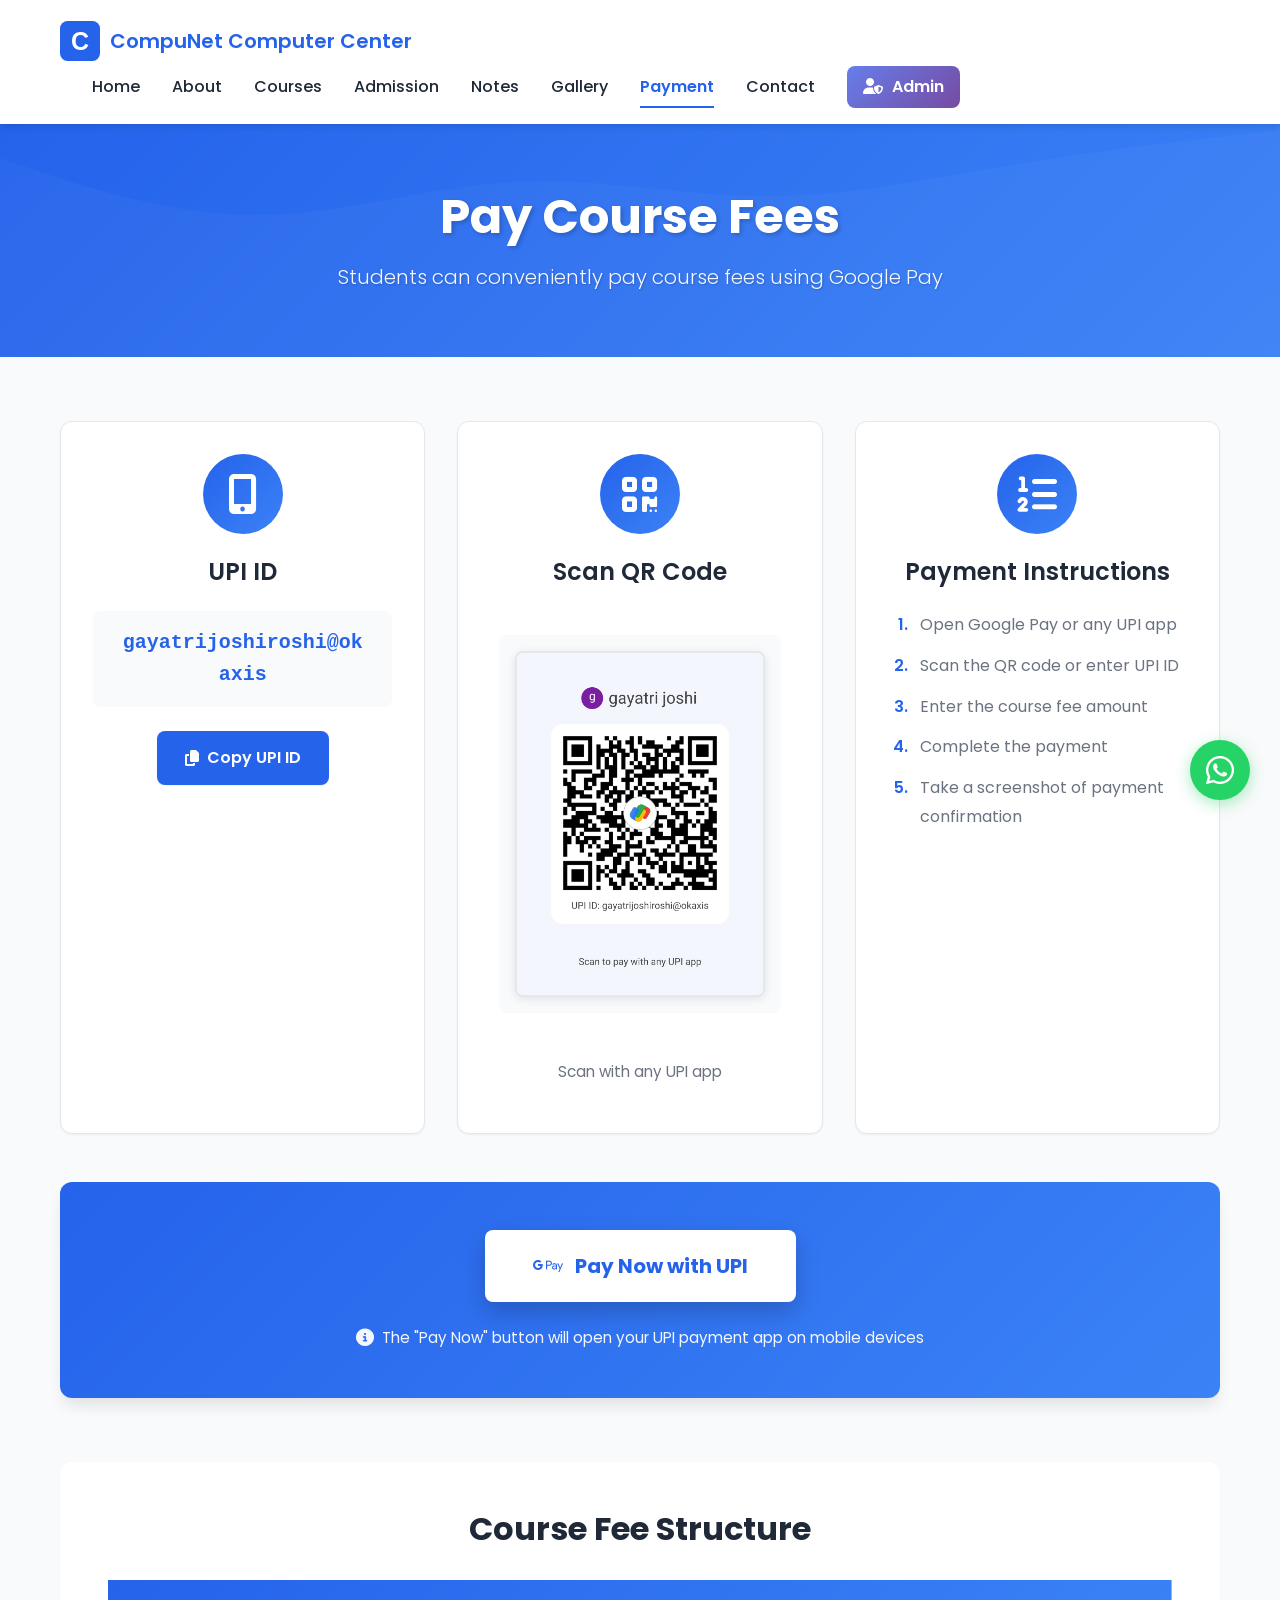
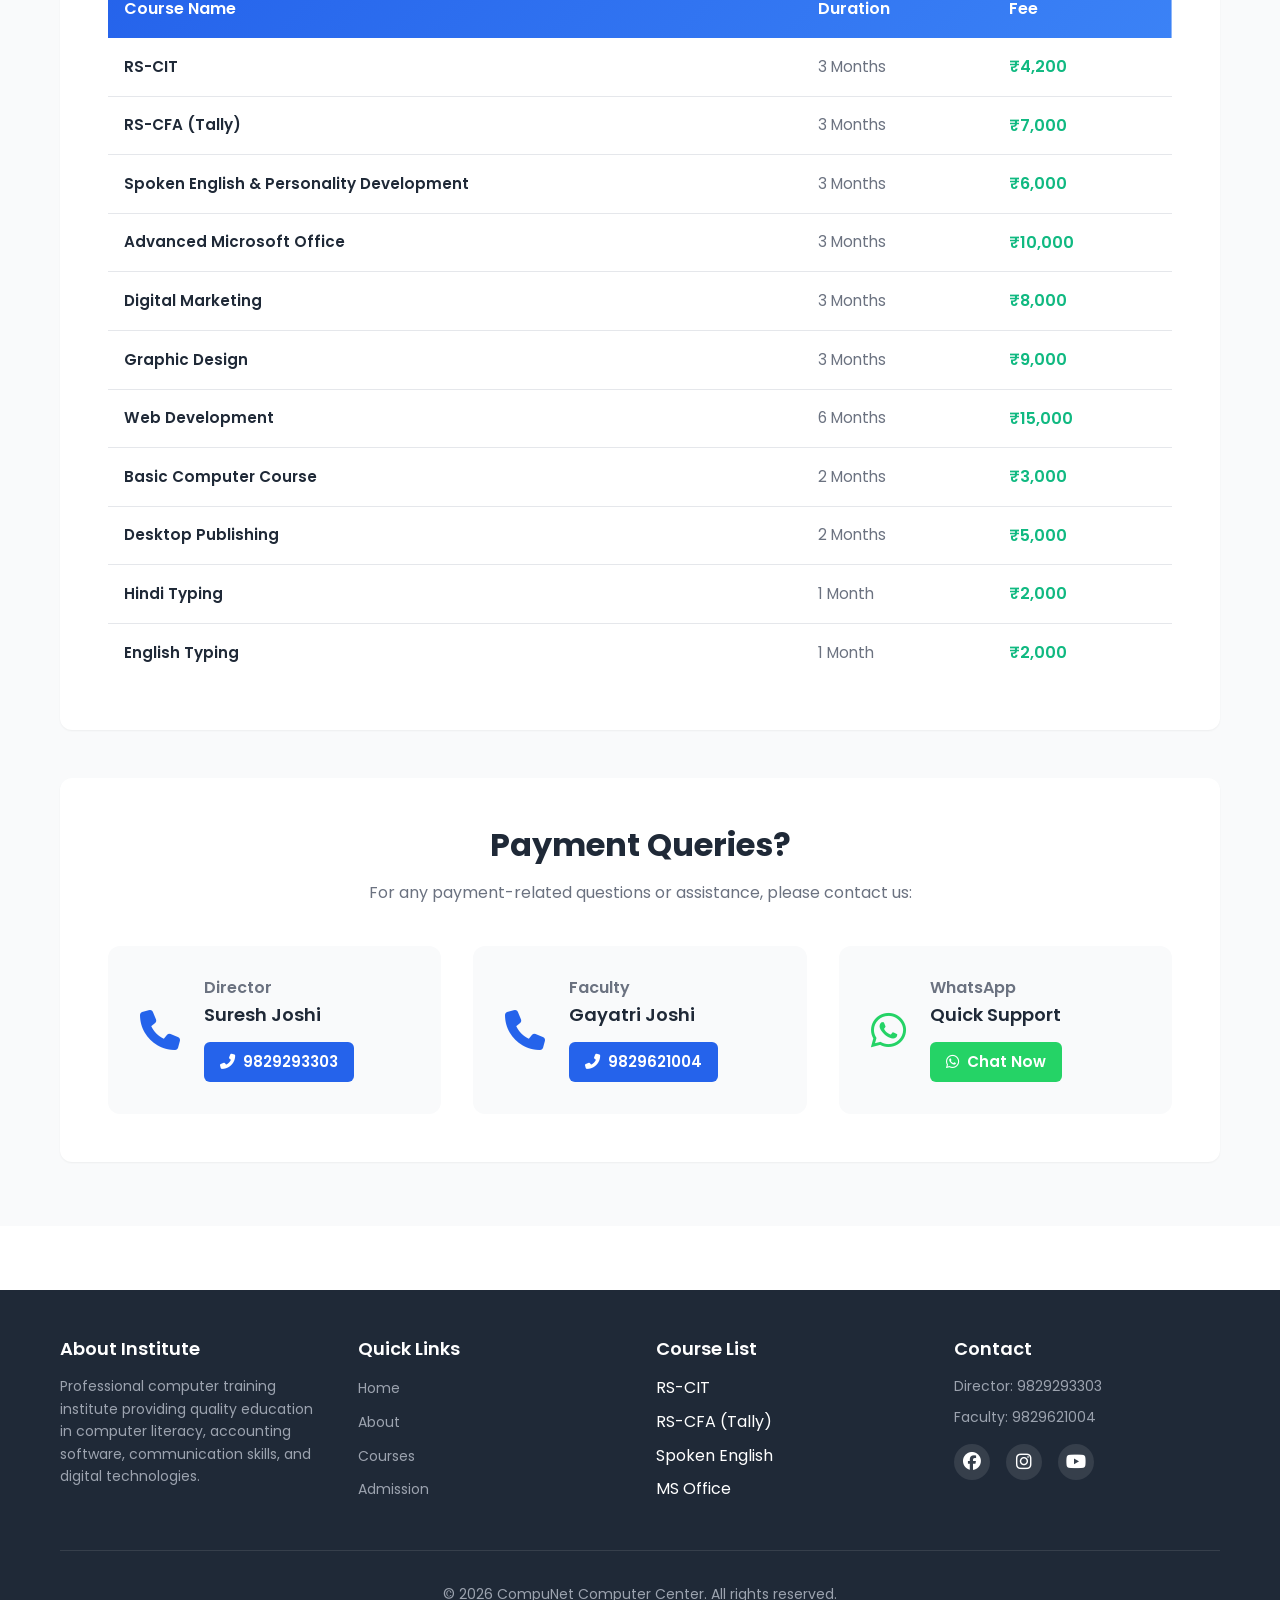
<file: payment.html>
<!DOCTYPE html>
<html lang="en">
<head>
    <meta charset="UTF-8">
    <meta name="viewport" content="width=device-width, initial-scale=1.0">
    <meta name="description" content="Pay course fees online using Google Pay. Convenient and secure payment options for CompuNet Computer Center students.">
    <title>Payment - CompuNet Computer Center</title>
    
    <!-- Bootstrap 5 CSS -->
    <link href="https://cdn.jsdelivr.net/npm/bootstrap@5.3.0/dist/css/bootstrap.min.css" rel="stylesheet">
    
    <!-- FontAwesome -->
    <link rel="stylesheet" href="https://cdnjs.cloudflare.com/ajax/libs/font-awesome/6.4.0/css/all.min.css">
    
    <!-- Google Fonts -->
    <link rel="preconnect" href="https://fonts.googleapis.com">
    <link rel="preconnect" href="https://fonts.gstatic.com" crossorigin>
    <link href="https://fonts.googleapis.com/css2?family=Poppins:wght@300;400;500;600;700&display=swap" rel="stylesheet">
    
    <!-- Custom CSS -->
    <link rel="stylesheet" href="css/styles.css">
    
    <!-- Favicon -->
    <link rel="icon" type="image/svg+xml" href="assets/favicon.svg">
</head>
<body>
    <!-- Navigation -->
    <header>
        <nav class="navbar">
            <div class="container">
                <a href="index.html" class="navbar-brand">
                    <img src="assets/logo.svg" alt="CompuNet Computer Center Logo" class="logo">
                    CompuNet Computer Center
                </a>
                <button class="hamburger" aria-label="Toggle menu">
                    <i class="fas fa-bars"></i>
                </button>
                <ul class="nav-links">
                    <li><a href="index.html">Home</a></li>
                    <li><a href="about.html">About</a></li>
                    <li><a href="courses.html">Courses</a></li>
                    <li><a href="admission.html">Admission</a></li>
                    <li><a href="notes.html">Notes</a></li>
                    <li><a href="gallery.html">Gallery</a></li>
                    <li><a href="payment.html" class="active">Payment</a></li>
                    <li><a href="contact.html">Contact</a></li>
                    <li><a href="admin/login.html" class="admin-link"><i class="fas fa-user-shield"></i> Admin</a></li>
                </ul>
            </div>
        </nav>
    </header>

    <!-- Main Content -->
    <main>
        <!-- Page Header -->
        <section class="page-header">
            <div class="container">
                <h1>Pay Course Fees</h1>
                <p class="lead">Students can conveniently pay course fees using Google Pay</p>
            </div>
        </section>

        <!-- Payment Section -->
        <section class="payment-section">
            <div class="container">
                <div class="payment-grid">
                    <!-- UPI Information -->
                    <div class="payment-card upi-card">
                        <div class="card-icon">
                            <i class="fas fa-mobile-alt"></i>
                        </div>
                        <h3>UPI ID</h3>
                        <p class="upi-id">gayatrijoshiroshi@okaxis</p>
                        <button class="btn-copy" onclick="copyUPI()" aria-label="Copy UPI ID">
                            <i class="fas fa-copy"></i> Copy UPI ID
                        </button>
                    </div>

                    <!-- QR Code -->
                    <div class="payment-card qr-card">
                        <div class="card-icon">
                            <i class="fas fa-qrcode"></i>
                        </div>
                        <h3>Scan QR Code</h3>
                        <div class="qr-code-container">
                            <img src="assets/qr-placeholder.jpeg" alt="Google Pay QR Code for CompuNet Computer Center" class="qr-code-image">
                        </div>
                        <p class="qr-note">Scan with any UPI app</p>
                    </div>

                    <!-- Payment Instructions -->
                    <div class="payment-card instructions-card">
                        <div class="card-icon">
                            <i class="fas fa-list-ol"></i>
                        </div>
                        <h3>Payment Instructions</h3>
                        <ol class="payment-steps">
                            <li>Open Google Pay or any UPI app</li>
                            <li>Scan the QR code or enter UPI ID</li>
                            <li>Enter the course fee amount</li>
                            <li>Complete the payment</li>
                            <li>Take a screenshot of payment confirmation</li>
                        </ol>
                    </div>
                </div>

                <!-- Pay Now Button -->
                <div class="payment-action">
                    <a href="upi://pay?pa=gayatrijoshiroshi@okaxis&pn=CompuNet Computer Center" class="btn-pay-now">
                        <i class="fab fa-google-pay"></i> Pay Now with UPI
                    </a>
                    <p class="payment-note">
                        <i class="fas fa-info-circle"></i>
                        The "Pay Now" button will open your UPI payment app on mobile devices
                    </p>
                </div>

                <!-- Course Fee Table -->
                <div class="fee-table-section">
                    <h2>Course Fee Structure</h2>
                    <div class="fee-table-container">
                        <table class="fee-table">
                            <thead>
                                <tr>
                                    <th>Course Name</th>
                                    <th>Duration</th>
                                    <th>Fee</th>
                                </tr>
                            </thead>
                            <tbody>
                                <tr>
                                    <td>RS-CIT</td>
                                    <td>3 Months</td>
                                    <td>₹4,200</td>
                                </tr>
                                <tr>
                                    <td>RS-CFA (Tally)</td>
                                    <td>3 Months</td>
                                    <td>₹7,000</td>
                                </tr>
                                <tr>
                                    <td>Spoken English & Personality Development</td>
                                    <td>3 Months</td>
                                    <td>₹6,000</td>
                                </tr>
                                <tr>
                                    <td>Advanced Microsoft Office</td>
                                    <td>3 Months</td>
                                    <td>₹10,000</td>
                                </tr>
                                <tr>
                                    <td>Digital Marketing</td>
                                    <td>3 Months</td>
                                    <td>₹8,000</td>
                                </tr>
                                <tr>
                                    <td>Graphic Design</td>
                                    <td>3 Months</td>
                                    <td>₹9,000</td>
                                </tr>
                                <tr>
                                    <td>Web Development</td>
                                    <td>6 Months</td>
                                    <td>₹15,000</td>
                                </tr>
                                <tr>
                                    <td>Basic Computer Course</td>
                                    <td>2 Months</td>
                                    <td>₹3,000</td>
                                </tr>
                                <tr>
                                    <td>Desktop Publishing</td>
                                    <td>2 Months</td>
                                    <td>₹5,000</td>
                                </tr>
                                <tr>
                                    <td>Hindi Typing</td>
                                    <td>1 Month</td>
                                    <td>₹2,000</td>
                                </tr>
                                <tr>
                                    <td>English Typing</td>
                                    <td>1 Month</td>
                                    <td>₹2,000</td>
                                </tr>
                            </tbody>
                        </table>
                    </div>
                </div>

                <!-- Payment Contact Information -->
                <div class="payment-contact">
                    <h2>Payment Queries?</h2>
                    <p>For any payment-related questions or assistance, please contact us:</p>
                    <div class="contact-options-payment">
                        <div class="contact-option-payment">
                            <i class="fas fa-phone"></i>
                            <div>
                                <h4>Director</h4>
                                <p>Suresh Joshi</p>
                                <a href="tel:9829293303" class="btn-call-small">
                                    <i class="fas fa-phone-alt"></i> 9829293303
                                </a>
                            </div>
                        </div>
                        <div class="contact-option-payment">
                            <i class="fas fa-phone"></i>
                            <div>
                                <h4>Faculty</h4>
                                <p>Gayatri Joshi</p>
                                <a href="tel:9829621004" class="btn-call-small">
                                    <i class="fas fa-phone-alt"></i> 9829621004
                                </a>
                            </div>
                        </div>
                        <div class="contact-option-payment">
                            <i class="fab fa-whatsapp"></i>
                            <div>
                                <h4>WhatsApp</h4>
                                <p>Quick Support</p>
                                <a href="https://wa.me/919829293303" class="btn-whatsapp-small" target="_blank" rel="noopener noreferrer">
                                    <i class="fab fa-whatsapp"></i> Chat Now
                                </a>
                            </div>
                        </div>
                    </div>
                </div>
            </div>
        </section>
    </main>

    <!-- Footer -->
    <footer class="footer">
        <div class="container">
            <div class="footer-grid">
                <div class="footer-section">
                    <h3>About Institute</h3>
                    <p>Professional computer training institute providing quality education in computer literacy, accounting software, communication skills, and digital technologies.</p>
                </div>
                
                <div class="footer-section">
                    <h3>Quick Links</h3>
                    <ul>
                        <li><a href="index.html">Home</a></li>
                        <li><a href="about.html">About</a></li>
                        <li><a href="courses.html">Courses</a></li>
                        <li><a href="admission.html">Admission</a></li>
                    </ul>
                </div>
                
                <div class="footer-section">
                    <h3>Course List</h3>
                    <ul>
                        <li>RS-CIT</li>
                        <li>RS-CFA (Tally)</li>
                        <li>Spoken English</li>
                        <li>MS Office</li>
                    </ul>
                </div>
                
                <div class="footer-section">
                    <h3>Contact</h3>
                    <p>Director: 9829293303</p>
                    <p>Faculty: 9829621004</p>
                    <div class="social-icons">
                        <a href="#" aria-label="Facebook"><i class="fab fa-facebook"></i></a>
                        <a href="#" aria-label="Instagram"><i class="fab fa-instagram"></i></a>
                        <a href="#" aria-label="YouTube"><i class="fab fa-youtube"></i></a>
                    </div>
                </div>
            </div>
            
            <div class="footer-bottom">
                <p>&copy; 2026 CompuNet Computer Center. All rights reserved.</p>
            </div>
        </div>
    </footer>

    <!-- Scroll to Top Button -->
    <button id="scrollToTop" aria-label="Scroll to top">
        <i class="fas fa-arrow-up"></i>
    </button>

    <!-- Floating WhatsApp Button -->
    <a href="https://wa.me/919829293303" class="whatsapp-float" target="_blank" rel="noopener noreferrer" aria-label="Contact us on WhatsApp">
        <i class="fab fa-whatsapp"></i>
    </a>

    <!-- Bootstrap JS -->
    <script src="https://cdn.jsdelivr.net/npm/bootstrap@5.3.0/dist/js/bootstrap.bundle.min.js"></script>
    
    <!-- Custom JavaScript -->
    <script src="js/main.js"></script>
</body>
</html>
</file>
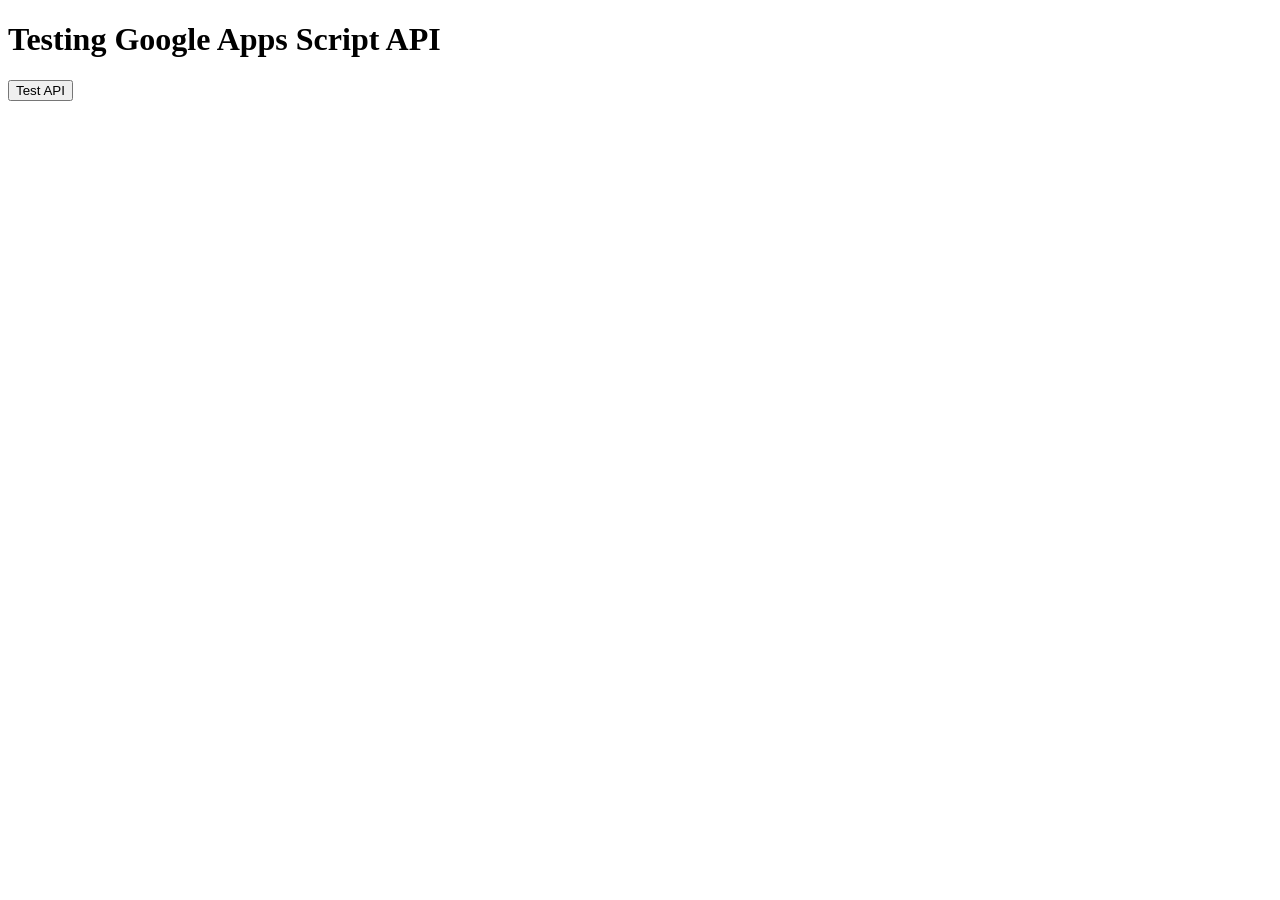
<file: TEST_API.html>
<!DOCTYPE html>
<html>
<head>
    <title>Test Google Apps Script API</title>
</head>
<body>
    <h1>Testing Google Apps Script API</h1>
    <button onclick="testAPI()">Test API</button>
    <pre id="result"></pre>

    <script>
        async function testAPI() {
            const url = 'https://script.google.com/macros/s/AKfycbxP5kibRVFXo-HqlDhPvRSrK0Y97QTnvXDOK3YIaWoB7F_lavIkVFv-MMQhqhxc-fbY/exec';
            
            document.getElementById('result').textContent = 'Loading...';
            
            try {
                const response = await fetch(url);
                const data = await response.json();
                document.getElementById('result').textContent = JSON.stringify(data, null, 2);
                console.log('Success:', data);
            } catch (error) {
                document.getElementById('result').textContent = 'Error: ' + error.message;
                console.error('Error:', error);
            }
        }
    </script>
</body>
</html>
</file>
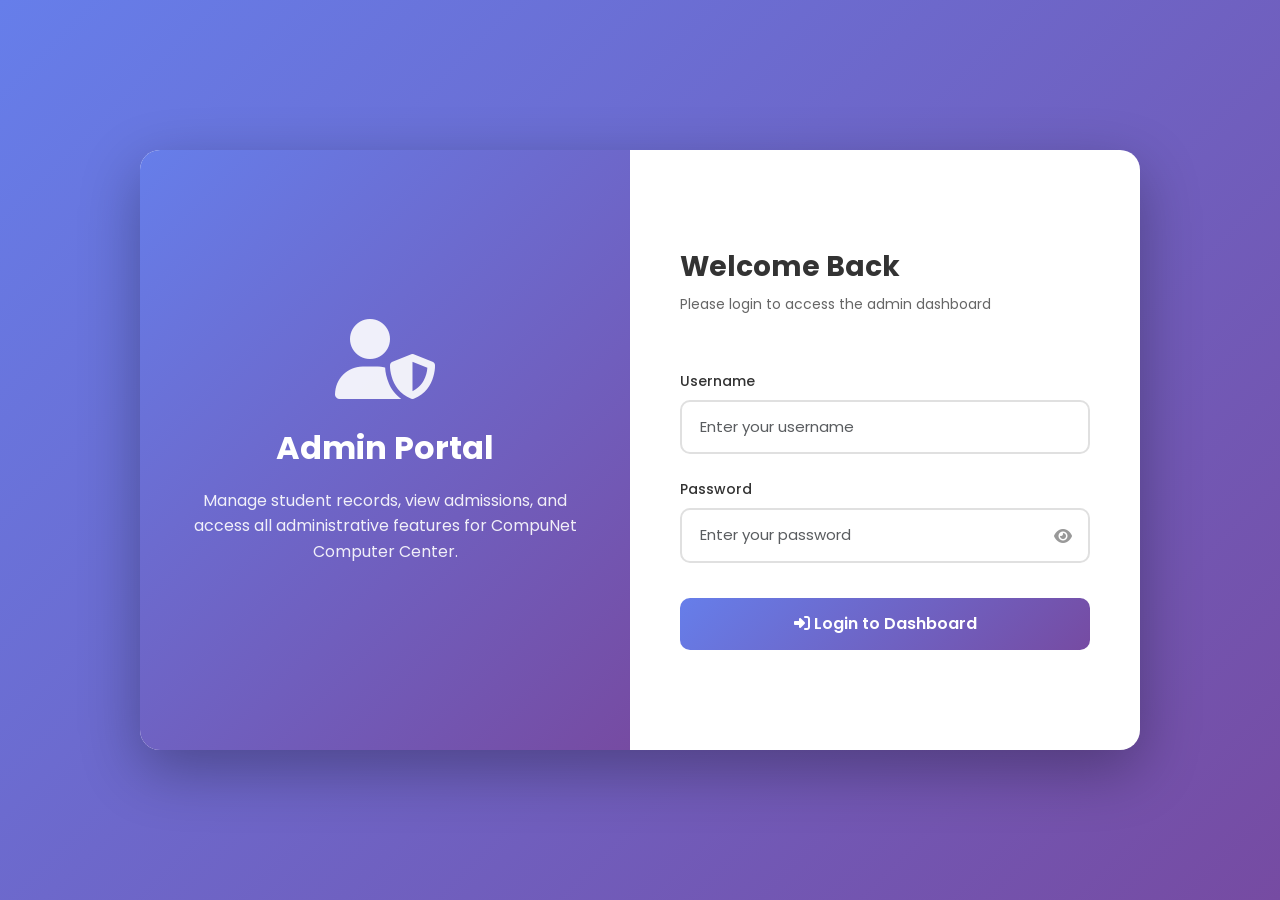
<file: admin/login.html>
<!DOCTYPE html>
<html lang="en">
<head>
    <meta charset="UTF-8">
    <meta name="viewport" content="width=device-width, initial-scale=1.0">
    <title>Admin Login - CompuNet Computer Center</title>
    
    <!-- Bootstrap 5 CSS -->
    <link href="https://cdn.jsdelivr.net/npm/bootstrap@5.3.0/dist/css/bootstrap.min.css" rel="stylesheet">
    
    <!-- FontAwesome -->
    <link rel="stylesheet" href="https://cdnjs.cloudflare.com/ajax/libs/font-awesome/6.4.0/css/all.min.css">
    
    <!-- Google Fonts -->
    <link rel="preconnect" href="https://fonts.googleapis.com">
    <link rel="preconnect" href="https://fonts.gstatic.com" crossorigin>
    <link href="https://fonts.googleapis.com/css2?family=Poppins:wght@300;400;500;600;700&display=swap" rel="stylesheet">
    
    <style>
        * {
            margin: 0;
            padding: 0;
            box-sizing: border-box;
        }

        body {
            font-family: 'Poppins', sans-serif;
            background: linear-gradient(135deg, #667eea 0%, #764ba2 100%);
            min-height: 100vh;
            display: flex;
            align-items: center;
            justify-content: center;
            padding: 20px;
        }

        .login-container {
            background: white;
            border-radius: 20px;
            box-shadow: 0 20px 60px rgba(0, 0, 0, 0.3);
            overflow: hidden;
            max-width: 1000px;
            width: 100%;
            display: flex;
            min-height: 600px;
        }

        .login-left {
            flex: 1;
            background: linear-gradient(135deg, #667eea 0%, #764ba2 100%);
            padding: 60px 40px;
            color: white;
            display: flex;
            flex-direction: column;
            justify-content: center;
            align-items: center;
            text-align: center;
        }

        .login-left i {
            font-size: 80px;
            margin-bottom: 30px;
            opacity: 0.9;
        }

        .login-left h2 {
            font-size: 32px;
            font-weight: 700;
            margin-bottom: 20px;
        }

        .login-left p {
            font-size: 16px;
            opacity: 0.9;
            line-height: 1.6;
        }

        .login-right {
            flex: 1;
            padding: 60px 50px;
            display: flex;
            flex-direction: column;
            justify-content: center;
        }

        .login-header {
            margin-bottom: 40px;
        }

        .login-header h3 {
            font-size: 28px;
            font-weight: 700;
            color: #333;
            margin-bottom: 10px;
        }

        .login-header p {
            color: #666;
            font-size: 14px;
        }

        .form-group {
            margin-bottom: 25px;
        }

        .form-group label {
            display: block;
            margin-bottom: 8px;
            color: #333;
            font-weight: 500;
            font-size: 14px;
        }

        .form-control {
            width: 100%;
            padding: 14px 18px;
            border: 2px solid #e0e0e0;
            border-radius: 10px;
            font-size: 15px;
            transition: all 0.3s ease;
            font-family: 'Poppins', sans-serif;
        }

        .form-control:focus {
            outline: none;
            border-color: #667eea;
            box-shadow: 0 0 0 3px rgba(102, 126, 234, 0.1);
        }

        .password-wrapper {
            position: relative;
        }

        .password-toggle {
            position: absolute;
            right: 18px;
            top: 50%;
            transform: translateY(-50%);
            cursor: pointer;
            color: #999;
            transition: color 0.3s ease;
        }

        .password-toggle:hover {
            color: #667eea;
        }

        .btn-login {
            width: 100%;
            padding: 14px;
            background: linear-gradient(135deg, #667eea 0%, #764ba2 100%);
            color: white;
            border: none;
            border-radius: 10px;
            font-size: 16px;
            font-weight: 600;
            cursor: pointer;
            transition: transform 0.2s ease, box-shadow 0.2s ease;
            margin-top: 10px;
        }

        .btn-login:hover {
            transform: translateY(-2px);
            box-shadow: 0 10px 25px rgba(102, 126, 234, 0.3);
        }

        .btn-login:active {
            transform: translateY(0);
        }

        .alert {
            padding: 12px 16px;
            border-radius: 8px;
            margin-bottom: 20px;
            font-size: 14px;
            display: none;
        }

        .alert-danger {
            background-color: #fee;
            color: #c33;
            border: 1px solid #fcc;
        }

        .alert-success {
            background-color: #efe;
            color: #3c3;
            border: 1px solid #cfc;
        }

        @media (max-width: 768px) {
            .login-container {
                flex-direction: column;
            }

            .login-left {
                padding: 40px 30px;
            }

            .login-right {
                padding: 40px 30px;
            }

            .login-left i {
                font-size: 60px;
            }

            .login-left h2 {
                font-size: 24px;
            }
        }
    </style>
</head>
<body>
    <div class="login-container">
        <div class="login-left">
            <i class="fas fa-user-shield"></i>
            <h2>Admin Portal</h2>
            <p>Manage student records, view admissions, and access all administrative features for CompuNet Computer Center.</p>
        </div>

        <div class="login-right">
            <div class="login-header">
                <h3>Welcome Back</h3>
                <p>Please login to access the admin dashboard</p>
            </div>

            <div id="alertBox" class="alert"></div>

            <form id="loginForm">
                <div class="form-group">
                    <label for="username">Username</label>
                    <input type="text" id="username" class="form-control" placeholder="Enter your username" required>
                </div>

                <div class="form-group">
                    <label for="password">Password</label>
                    <div class="password-wrapper">
                        <input type="password" id="password" class="form-control" placeholder="Enter your password" required>
                        <i class="fas fa-eye password-toggle" id="togglePassword"></i>
                    </div>
                </div>

                <button type="submit" class="btn-login">
                    <i class="fas fa-sign-in-alt"></i> Login to Dashboard
                </button>
            </form>
        </div>
    </div>

    <script>
        // Password toggle
        const togglePassword = document.getElementById('togglePassword');
        const passwordInput = document.getElementById('password');

        togglePassword.addEventListener('click', function() {
            const type = passwordInput.getAttribute('type') === 'password' ? 'text' : 'password';
            passwordInput.setAttribute('type', type);
            this.classList.toggle('fa-eye');
            this.classList.toggle('fa-eye-slash');
        });

        // Login form submission
        const loginForm = document.getElementById('loginForm');
        const alertBox = document.getElementById('alertBox');

        // Static admin credentials (single admin only)
        const ADMIN_USERNAME = 'admin';
        const ADMIN_PASSWORD = 'compunet@2024';

        loginForm.addEventListener('submit', function(e) {
            e.preventDefault();

            const username = document.getElementById('username').value;
            const password = document.getElementById('password').value;

            // Static authentication for single admin
            if (username === ADMIN_USERNAME && password === ADMIN_PASSWORD) {
                showAlert('Login successful! Redirecting...', 'success');
                // Store login session
                sessionStorage.setItem('adminLoggedIn', 'true');
                setTimeout(() => {
                    window.location.href = 'dashboard.html';
                }, 1000);
            } else {
                showAlert('Invalid username or password. Please try again.', 'danger');
            }
        });

        function showAlert(message, type) {
            alertBox.textContent = message;
            alertBox.className = `alert alert-${type}`;
            alertBox.style.display = 'block';

            if (type === 'success') {
                setTimeout(() => {
                    alertBox.style.display = 'none';
                }, 3000);
            }
        }
    </script>
</body>
</html>
</file>
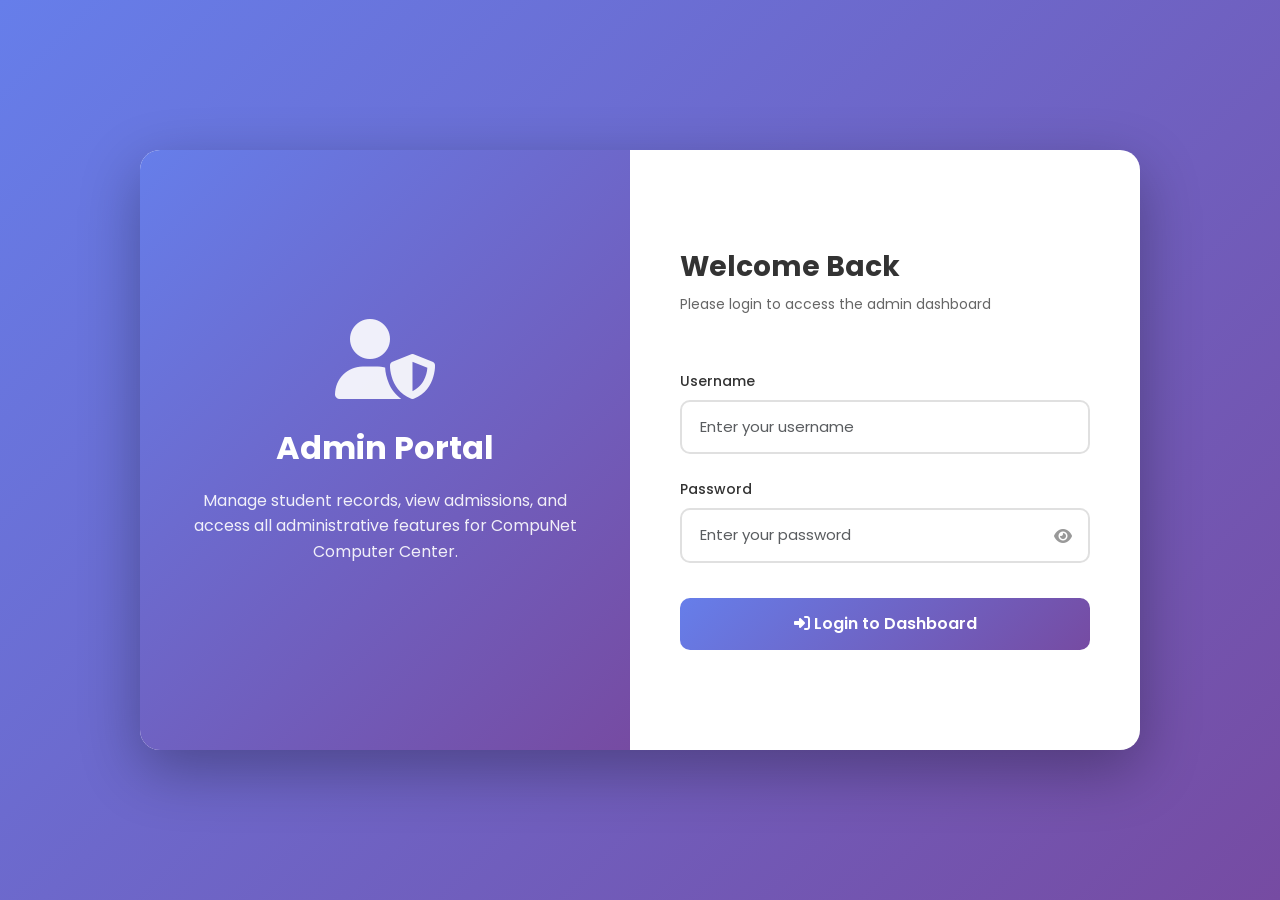
<file: admin/settings.html>
<!DOCTYPE html>
<html lang="en">
<head>
    <meta charset="UTF-8">
    <meta name="viewport" content="width=device-width, initial-scale=1.0">
    <title>Settings - CompuNet Admin</title>
    
    <!-- Bootstrap 5 CSS -->
    <link href="https://cdn.jsdelivr.net/npm/bootstrap@5.3.0/dist/css/bootstrap.min.css" rel="stylesheet">
    
    <!-- FontAwesome -->
    <link rel="stylesheet" href="https://cdnjs.cloudflare.com/ajax/libs/font-awesome/6.4.0/css/all.min.css">
    
    <!-- Google Fonts -->
    <link rel="preconnect" href="https://fonts.googleapis.com">
    <link rel="preconnect" href="https://fonts.gstatic.com" crossorigin>
    <link href="https://fonts.googleapis.com/css2?family=Poppins:wght@300;400;500;600;700&display=swap" rel="stylesheet">
    
    <link rel="stylesheet" href="css/admin.css">
</head>
<body>
    <!-- Sidebar -->
    <div class="sidebar" id="sidebar">
        <div class="sidebar-header">
            <h3><i class="fas fa-graduation-cap"></i> CompuNet</h3>
            <button class="sidebar-toggle" id="sidebarToggle">
                <i class="fas fa-times"></i>
            </button>
        </div>
        
        <div class="sidebar-menu">
            <a href="dashboard.html" class="menu-item">
                <i class="fas fa-home"></i>
                <span>Dashboard</span>
            </a>
            <a href="students.html" class="menu-item">
                <i class="fas fa-users"></i>
                <span>Students</span>
            </a>
            <a href="settings.html" class="menu-item active">
                <i class="fas fa-cog"></i>
                <span>Settings</span>
            </a>
            <a href="../index.html" class="menu-item" style="border-top: 1px solid rgba(255,255,255,0.1); margin-top: 1rem; padding-top: 1rem;">
                <i class="fas fa-globe"></i>
                <span>Back to Website</span>
            </a>
        </div>
        
        <div class="sidebar-footer">
            <a href="#" onclick="logout(); return false;" class="menu-item">
                <i class="fas fa-sign-out-alt"></i>
                <span>Logout</span>
            </a>
        </div>
    </div>

    <!-- Main Content -->
    <div class="main-content" id="mainContent">
        <!-- Top Bar -->
        <div class="topbar">
            <button class="menu-toggle" id="menuToggle">
                <i class="fas fa-bars"></i>
            </button>
            
            <div class="topbar-right">
                <div class="admin-profile">
                    <i class="fas fa-user-circle"></i>
                    <span>Admin</span>
                </div>
            </div>
        </div>

        <!-- Settings Content -->
        <div class="dashboard-container">
            <div class="page-header">
                <h1>Settings</h1>
                <p>Configure your admin portal settings</p>
            </div>

            <!-- Google Sheets Integration -->
            <div class="content-card">
                <div class="card-header">
                    <h2><i class="fab fa-google"></i> Google Sheets Integration</h2>
                </div>
                <div class="card-body">
                    <p class="mb-4">Your Google Apps Script is connected and fetching data automatically.</p>
                    
                    <div class="mb-3">
                        <label class="form-label">Google Apps Script URL</label>
                        <input type="text" class="form-control" 
                               value="https://script.google.com/macros/s/AKfycbxP5kibRVFXo-HqlDhPvRSrK0Y97QTnvXDOK3YIaWoB7F_lavIkVFv-MMQhqhxc-fbY/exec" 
                               readonly>
                        <small class="text-success"><i class="fas fa-check-circle"></i> Connected and active</small>
                    </div>
                    
                    <div class="alert alert-info">
                        <i class="fas fa-info-circle"></i> Your admin portal is now fetching real student data from your Google Forms submissions automatically!
                    </div>
                </div>
            </div>

            <!-- Institute Information -->
            <div class="content-card">
                <div class="card-header">
                    <h2><i class="fas fa-building"></i> Institute Information</h2>
                </div>
                <div class="card-body">
                    <div class="row">
                        <div class="col-md-6 mb-3">
                            <label class="form-label">Institute Name</label>
                            <input type="text" class="form-control" value="CompuNet Computer Center" readonly>
                        </div>
                        <div class="col-md-6 mb-3">
                            <label class="form-label">Location</label>
                            <input type="text" class="form-control" value="Rajasthan, India" readonly>
                        </div>
                        <div class="col-md-6 mb-3">
                            <label class="form-label">Director</label>
                            <input type="text" class="form-control" value="Gayatri Joshi (9829293303)" readonly>
                        </div>
                        <div class="col-md-6 mb-3">
                            <label class="form-label">Principal</label>
                            <input type="text" class="form-control" value="Suresh Joshi (9829621004)" readonly>
                        </div>
                    </div>
                </div>
            </div>
        </div>
    </div>

    <!-- jQuery -->
    <script src="https://code.jquery.com/jquery-3.7.0.min.js"></script>
    
    <!-- Bootstrap JS -->
    <script src="https://cdn.jsdelivr.net/npm/bootstrap@5.3.0/dist/js/bootstrap.bundle.min.js"></script>
    
    <script src="js/auth.js"></script>
    <script src="js/admin.js"></script>
    
    <script>
        function saveSettings() {
            const sheetId = document.getElementById('sheetId').value;
            const apiKey = document.getElementById('apiKey').value;
            
            if (!sheetId || !apiKey) {
                alert('Please fill in all fields');
                return;
            }
            
            // Save to localStorage
            localStorage.setItem('googleSheetId', sheetId);
            localStorage.setItem('googleApiKey', apiKey);
            
            alert('Settings saved successfully!');
        }
    </script>
</body>
</html>
</file>
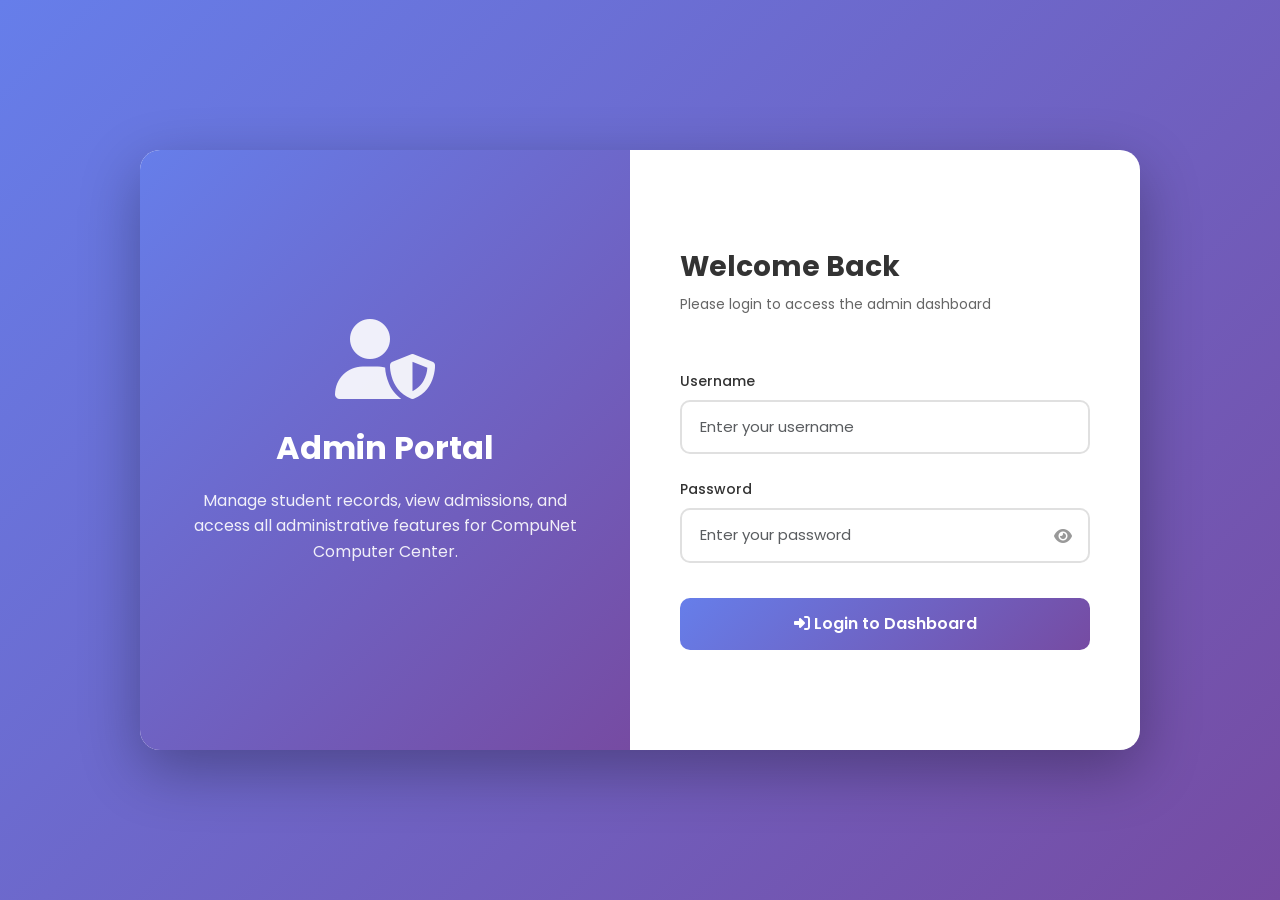
<file: admin/students.html>
<!DOCTYPE html>
<html lang="en">
<head>
    <meta charset="UTF-8">
    <meta name="viewport" content="width=device-width, initial-scale=1.0">
    <title>Students - CompuNet Admin</title>
    
    <!-- Bootstrap 5 CSS -->
    <link href="https://cdn.jsdelivr.net/npm/bootstrap@5.3.0/dist/css/bootstrap.min.css" rel="stylesheet">
    
    <!-- FontAwesome -->
    <link rel="stylesheet" href="https://cdnjs.cloudflare.com/ajax/libs/font-awesome/6.4.0/css/all.min.css">
    
    <!-- Google Fonts -->
    <link rel="preconnect" href="https://fonts.googleapis.com">
    <link rel="preconnect" href="https://fonts.gstatic.com" crossorigin>
    <link href="https://fonts.googleapis.com/css2?family=Poppins:wght@300;400;500;600;700&display=swap" rel="stylesheet">
    
    <!-- DataTables CSS -->
    <link rel="stylesheet" href="https://cdn.datatables.net/1.13.6/css/dataTables.bootstrap5.min.css">
    
    <link rel="stylesheet" href="css/admin.css">
</head>
<body>
    <!-- Sidebar -->
    <div class="sidebar" id="sidebar">
        <div class="sidebar-header">
            <h3><i class="fas fa-graduation-cap"></i> CompuNet</h3>
            <button class="sidebar-toggle" id="sidebarToggle">
                <i class="fas fa-times"></i>
            </button>
        </div>
        
        <div class="sidebar-menu">
            <a href="dashboard.html" class="menu-item">
                <i class="fas fa-home"></i>
                <span>Dashboard</span>
            </a>
            <a href="students.html" class="menu-item active">
                <i class="fas fa-users"></i>
                <span>Students</span>
            </a>
            <a href="settings.html" class="menu-item">
                <i class="fas fa-cog"></i>
                <span>Settings</span>
            </a>
            <a href="../index.html" class="menu-item" style="border-top: 1px solid rgba(255,255,255,0.1); margin-top: 1rem; padding-top: 1rem;">
                <i class="fas fa-globe"></i>
                <span>Back to Website</span>
            </a>
        </div>
        
        <div class="sidebar-footer">
            <a href="#" onclick="logout(); return false;" class="menu-item">
                <i class="fas fa-sign-out-alt"></i>
                <span>Logout</span>
            </a>
        </div>
    </div>

    <!-- Main Content -->
    <div class="main-content" id="mainContent">
        <!-- Top Bar -->
        <div class="topbar">
            <button class="menu-toggle" id="menuToggle">
                <i class="fas fa-bars"></i>
            </button>
            
            <div class="topbar-right">
                <div class="admin-profile">
                    <i class="fas fa-user-circle"></i>
                    <span>Admin</span>
                </div>
            </div>
        </div>

        <!-- Students Content -->
        <div class="dashboard-container">
            <div class="page-header">
                <h1>All Students</h1>
                <p>View and manage all student records</p>
            </div>

            <!-- Students Table -->
            <div class="content-card">
                <div class="card-header">
                    <h2><i class="fas fa-users"></i> Student Records</h2>
                    <button class="btn-primary" onclick="refreshData()">
                        <i class="fas fa-sync-alt"></i> Refresh Data
                    </button>
                </div>
                <div class="card-body">
                    <div class="table-responsive">
                        <table class="table table-hover" id="studentsTable">
                            <thead>
                                <tr>
                                    <th>#</th>
                                    <th>Name</th>
                                    <th>Email</th>
                                    <th>Phone</th>
                                    <th>Course</th>
                                    <th>Address</th>
                                    <th>Date</th>
                                </tr>
                            </thead>
                            <tbody id="studentsTableBody">
                                <tr>
                                    <td colspan="7" class="text-center">
                                        <div class="loading-spinner">
                                            <i class="fas fa-spinner fa-spin"></i> Loading data...
                                        </div>
                                    </td>
                                </tr>
                            </tbody>
                        </table>
                    </div>
                </div>
            </div>
        </div>
    </div>

    <!-- jQuery -->
    <script src="https://code.jquery.com/jquery-3.7.0.min.js"></script>
    
    <!-- Bootstrap JS -->
    <script src="https://cdn.jsdelivr.net/npm/bootstrap@5.3.0/dist/js/bootstrap.bundle.min.js"></script>
    
    <!-- DataTables JS -->
    <script src="https://cdn.datatables.net/1.13.6/js/jquery.dataTables.min.js"></script>
    <script src="https://cdn.datatables.net/1.13.6/js/dataTables.bootstrap5.min.js"></script>
    
    <script src="js/auth.js"></script>
    <script src="js/admin.js"></script>
    <script src="js/students.js"></script>
</body>
</html>
</file>
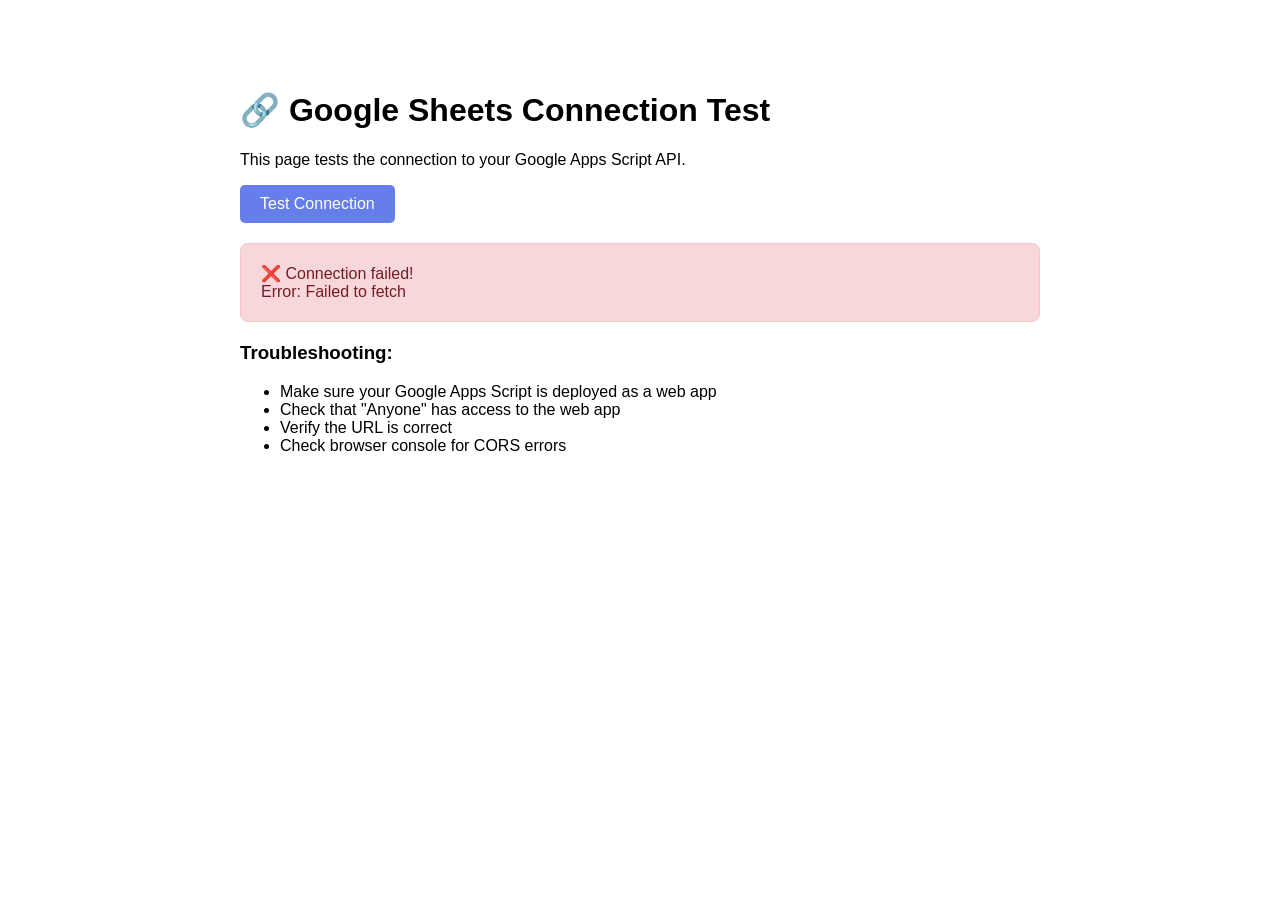
<file: admin/test-connection.html>
<!DOCTYPE html>
<html lang="en">
<head>
    <meta charset="UTF-8">
    <meta name="viewport" content="width=device-width, initial-scale=1.0">
    <title>Test Google Sheets Connection</title>
    <style>
        body {
            font-family: Arial, sans-serif;
            max-width: 800px;
            margin: 50px auto;
            padding: 20px;
        }
        .status {
            padding: 20px;
            border-radius: 8px;
            margin: 20px 0;
        }
        .success {
            background: #d4edda;
            color: #155724;
            border: 1px solid #c3e6cb;
        }
        .error {
            background: #f8d7da;
            color: #721c24;
            border: 1px solid #f5c6cb;
        }
        .loading {
            background: #d1ecf1;
            color: #0c5460;
            border: 1px solid #bee5eb;
        }
        pre {
            background: #f4f4f4;
            padding: 15px;
            border-radius: 5px;
            overflow-x: auto;
        }
        button {
            background: #667eea;
            color: white;
            border: none;
            padding: 10px 20px;
            border-radius: 5px;
            cursor: pointer;
            font-size: 16px;
        }
        button:hover {
            background: #5568d3;
        }
    </style>
</head>
<body>
    <h1>🔗 Google Sheets Connection Test</h1>
    
    <p>This page tests the connection to your Google Apps Script API.</p>
    
    <button onclick="testConnection()">Test Connection</button>
    
    <div id="status"></div>
    <div id="data"></div>

    <script>
        const GOOGLE_SCRIPT_URL = 'https://script.google.com/macros/s/AKfycbxP5kibRVFXo-HqlDhPvRSrK0Y97QTnvXDOK3YIaWoB7F_lavIkVFv-MMQhqhxc-fbY/exec';

        async function testConnection() {
            const statusDiv = document.getElementById('status');
            const dataDiv = document.getElementById('data');
            
            statusDiv.innerHTML = '<div class="status loading">⏳ Testing connection...</div>';
            dataDiv.innerHTML = '';
            
            try {
                const response = await fetch(GOOGLE_SCRIPT_URL);
                
                if (!response.ok) {
                    throw new Error(`HTTP error! status: ${response.status}`);
                }
                
                const data = await response.json();
                
                statusDiv.innerHTML = `
                    <div class="status success">
                        ✅ Connection successful!<br>
                        Found ${data.length} student records
                    </div>
                `;
                
                dataDiv.innerHTML = `
                    <h3>Sample Data (first 3 records):</h3>
                    <pre>${JSON.stringify(data.slice(0, 3), null, 2)}</pre>
                `;
                
            } catch (error) {
                statusDiv.innerHTML = `
                    <div class="status error">
                        ❌ Connection failed!<br>
                        Error: ${error.message}
                    </div>
                `;
                
                dataDiv.innerHTML = `
                    <h3>Troubleshooting:</h3>
                    <ul>
                        <li>Make sure your Google Apps Script is deployed as a web app</li>
                        <li>Check that "Anyone" has access to the web app</li>
                        <li>Verify the URL is correct</li>
                        <li>Check browser console for CORS errors</li>
                    </ul>
                `;
            }
        }
        
        // Auto-test on page load
        window.addEventListener('load', testConnection);
    </script>
</body>
</html>
</file>
<file: css/styles.css>
/* CompuNet Computer Center - Main Stylesheet */

/* ===== CSS Variables ===== */
:root {
    --primary-color: #2563eb;
    --secondary-color: #1e40af;
    --accent-color: #3b82f6;
    --text-dark: #1f2937;
    --text-light: #6b7280;
    --bg-light: #f9fafb;
    --white: #ffffff;
    --border-color: #e5e7eb;
    --success-color: #10b981;
    --warning-color: #f59e0b;
    --font-primary: 'Poppins', sans-serif;
    --transition: all 0.3s ease;
    --shadow-sm: 0 1px 2px 0 rgba(0, 0, 0, 0.05);
    --shadow-md: 0 4px 6px -1px rgba(0, 0, 0, 0.1);
    --shadow-lg: 0 10px 15px -3px rgba(0, 0, 0, 0.1);
}

/* ===== Global Styles ===== */
* {
    margin: 0;
    padding: 0;
    box-sizing: border-box;
}

body {
    font-family: var(--font-primary);
    color: var(--text-dark);
    line-height: 1.6;
    background-color: var(--white);
}

html {
    scroll-behavior: smooth;
}

a {
    text-decoration: none;
    color: inherit;
    transition: var(--transition);
}

img {
    max-width: 100%;
    height: auto;
    display: block;
}

/* ===== Container ===== */
.container {
    max-width: 1200px;
    margin: 0 auto;
    padding: 0 20px;
}

/* ===== Navigation ===== */
.navbar {
    background-color: var(--white);
    box-shadow: var(--shadow-md);
    position: sticky;
    top: 0;
    z-index: 1000;
    padding: 1rem 0;
}

.navbar .container {
    display: flex;
    justify-content: space-between;
    align-items: center;
}

.navbar-brand {
    display: flex;
    align-items: center;
    gap: 10px;
    font-size: 1.25rem;
    font-weight: 600;
    color: var(--primary-color);
    z-index: 1001;
}

.navbar-brand .logo {
    width: 40px;
    height: 40px;
    object-fit: contain;
}

/* Desktop Navigation (≥768px) */
.nav-links {
    display: flex;
    list-style: none;
    gap: 2rem;
    align-items: center;
    margin: 0;
}

.nav-links li {
    margin: 0;
}

.nav-links a {
    color: var(--text-dark);
    font-weight: 500;
    padding: 0.5rem 0;
    position: relative;
    display: inline-block;
    transition: var(--transition);
}

.nav-links a:hover {
    color: var(--primary-color);
}

/* Active Page Highlighting */
.nav-links a.active {
    color: var(--primary-color);
    font-weight: 600;
}

/* Admin Link Styling */
.nav-links a.admin-link {
    background: linear-gradient(135deg, #667eea 0%, #764ba2 100%);
    color: white !important;
    padding: 8px 16px;
    border-radius: 8px;
    font-weight: 600;
    transition: all 0.3s ease;
}

.nav-links a.admin-link:hover {
    transform: translateY(-2px);
    box-shadow: 0 4px 12px rgba(102, 126, 234, 0.4);
}

.nav-links a.admin-link i {
    margin-right: 5px;
}

.nav-links a.active::after {
    content: '';
    position: absolute;
    bottom: 0;
    left: 0;
    width: 100%;
    height: 2px;
    background-color: var(--primary-color);
    animation: slideIn 0.3s ease;
}

@keyframes slideIn {
    from {
        width: 0;
    }
    to {
        width: 100%;
    }
}

/* Hamburger Menu Button */
.hamburger {
    display: none;
    background: none;
    border: none;
    font-size: 1.5rem;
    color: var(--text-dark);
    cursor: pointer;
    padding: 0.5rem;
    z-index: 1001;
    transition: var(--transition);
}

.hamburger:hover {
    color: var(--primary-color);
}

.hamburger:focus {
    outline: 2px solid var(--primary-color);
    outline-offset: 2px;
}

/* ===== Footer ===== */
.footer {
    background-color: var(--text-dark);
    color: var(--white);
    padding: 3rem 0 1rem;
    margin-top: 4rem;
}

.footer-grid {
    display: grid;
    grid-template-columns: 1fr;
    gap: 2rem;
    margin-bottom: 2rem;
}

.footer-section h3 {
    font-size: 1.125rem;
    font-weight: 600;
    margin-bottom: 1rem;
    color: var(--white);
}

.footer-section p {
    color: #9ca3af;
    font-size: 0.875rem;
    line-height: 1.6;
    margin-bottom: 0.5rem;
}

.footer-section ul {
    list-style: none;
    padding: 0;
}

.footer-section ul li {
    margin-bottom: 0.5rem;
}

.footer-section ul li a {
    color: #9ca3af;
    font-size: 0.875rem;
    transition: var(--transition);
}

.footer-section ul li a:hover {
    color: var(--white);
    padding-left: 5px;
}

.social-icons {
    display: flex;
    gap: 1rem;
    margin-top: 1rem;
}

.social-icons a {
    width: 36px;
    height: 36px;
    display: flex;
    align-items: center;
    justify-content: center;
    background-color: rgba(255, 255, 255, 0.1);
    border-radius: 50%;
    color: var(--white);
    font-size: 1.125rem;
    transition: var(--transition);
}

.social-icons a:hover {
    background-color: var(--primary-color);
    transform: translateY(-3px);
}

.footer-bottom {
    text-align: center;
    padding-top: 2rem;
    border-top: 1px solid rgba(255, 255, 255, 0.1);
}

.footer-bottom p {
    color: #9ca3af;
    font-size: 0.875rem;
    margin: 0;
}

/* ===== Main Content ===== */
main {
    min-height: 60vh;
}

/* ===== Hero Section ===== */
.hero {
    min-height: 100vh;
    display: flex;
    align-items: center;
    justify-content: center;
    background: linear-gradient(135deg, #667eea 0%, #764ba2 100%);
    position: relative;
    overflow: hidden;
    padding: 2rem 1rem;
}

.hero::before {
    content: '';
    position: absolute;
    top: 0;
    left: 0;
    right: 0;
    bottom: 0;
    background: url('data:image/svg+xml,<svg xmlns="http://www.w3.org/2000/svg" viewBox="0 0 1440 320"><path fill="%23ffffff" fill-opacity="0.1" d="M0,96L48,112C96,128,192,160,288,160C384,160,480,128,576,122.7C672,117,768,139,864,138.7C960,139,1056,117,1152,101.3C1248,85,1344,75,1392,69.3L1440,64L1440,320L1392,320C1344,320,1248,320,1152,320C1056,320,960,320,864,320C768,320,672,320,576,320C480,320,384,320,288,320C192,320,96,320,48,320L0,320Z"></path></svg>') no-repeat bottom;
    background-size: cover;
    opacity: 0.3;
}

.hero-content {
    text-align: center;
    color: var(--white);
    max-width: 900px;
    margin: 0 auto;
    position: relative;
    z-index: 1;
    animation: fadeInUp 1s ease;
}

@keyframes fadeInUp {
    from {
        opacity: 0;
        transform: translateY(30px);
    }
    to {
        opacity: 1;
        transform: translateY(0);
    }
}

.hero-content h1 {
    font-size: 3rem;
    font-weight: 700;
    margin-bottom: 1rem;
    line-height: 1.2;
    text-shadow: 2px 2px 4px rgba(0, 0, 0, 0.2);
}

.hero-content .tagline {
    font-size: 1.5rem;
    font-weight: 400;
    margin-bottom: 2.5rem;
    opacity: 0.95;
    text-shadow: 1px 1px 2px rgba(0, 0, 0, 0.2);
}

.cta-buttons {
    display: flex;
    gap: 1rem;
    justify-content: center;
    flex-wrap: wrap;
}

.cta-buttons .btn {
    padding: 1rem 2rem;
    font-size: 1.125rem;
    font-weight: 600;
    border-radius: 8px;
    transition: var(--transition);
    display: inline-flex;
    align-items: center;
    gap: 0.5rem;
    text-transform: none;
    box-shadow: var(--shadow-md);
    min-width: 180px;
    justify-content: center;
}

.cta-buttons .btn-primary {
    background-color: var(--white);
    color: var(--primary-color);
}

.cta-buttons .btn-primary:hover {
    background-color: var(--primary-color);
    color: var(--white);
    transform: translateY(-3px);
    box-shadow: var(--shadow-lg);
}

.cta-buttons .btn-secondary {
    background-color: var(--primary-color);
    color: var(--white);
    border: 2px solid var(--white);
}

.cta-buttons .btn-secondary:hover {
    background-color: var(--white);
    color: var(--primary-color);
    transform: translateY(-3px);
    box-shadow: var(--shadow-lg);
}

.cta-buttons .btn-tertiary {
    background-color: transparent;
    color: var(--white);
    border: 2px solid var(--white);
}

.cta-buttons .btn-tertiary:hover {
    background-color: var(--white);
    color: var(--primary-color);
    transform: translateY(-3px);
    box-shadow: var(--shadow-lg);
}

/* ===== Responsive Design ===== */

/* Mobile Navigation (<768px) */
@media (max-width: 767px) {
    .hamburger {
        display: block;
    }

    .nav-links {
        position: fixed;
        top: 70px;
        right: -100%;
        width: 280px;
        max-width: 85%;
        height: calc(100vh - 70px);
        background-color: var(--white);
        flex-direction: column;
        align-items: flex-start;
        padding: 2rem 1.5rem;
        box-shadow: var(--shadow-lg);
        transition: right 0.4s cubic-bezier(0.4, 0, 0.2, 1);
        gap: 0;
        overflow-y: auto;
    }

    .nav-links.active {
        right: 0;
    }

    .nav-links li {
        width: 100%;
        border-bottom: 1px solid var(--border-color);
    }

    .nav-links li:last-child {
        border-bottom: none;
    }

    .nav-links a {
        display: block;
        width: 100%;
        padding: 1rem 0;
        font-size: 1rem;
    }

    .nav-links a.active::after {
        width: 30px;
        left: 0;
    }

    /* Overlay for mobile menu */
    .nav-links.active::before {
        content: '';
        position: fixed;
        top: 70px;
        left: 0;
        right: 280px;
        bottom: 0;
        background-color: rgba(0, 0, 0, 0.5);
        z-index: -1;
    }

    .footer-grid {
        grid-template-columns: 1fr;
    }

    /* Hero Section - Mobile */
    .hero {
        min-height: calc(100vh - 70px);
        padding: 3rem 1rem;
    }

    .hero-content h1 {
        font-size: 2rem;
    }

    .hero-content .tagline {
        font-size: 1.125rem;
        margin-bottom: 2rem;
    }

    .cta-buttons {
        flex-direction: column;
        gap: 1rem;
    }

    .cta-buttons .btn {
        width: 100%;
        min-width: auto;
    }
}

/* Tablet Navigation (768px - 1023px) */
@media (min-width: 768px) and (max-width: 1023px) {
    .nav-links {
        gap: 1.5rem;
    }

    .nav-links a {
        font-size: 0.9rem;
    }

    /* Footer: Two-column layout on tablet */
    .footer-grid {
        grid-template-columns: repeat(2, 1fr);
        gap: 2rem;
    }

    /* Hero Section - Tablet */
    .hero-content h1 {
        font-size: 2.5rem;
    }

    .hero-content .tagline {
        font-size: 1.25rem;
    }

    .cta-buttons .btn {
        min-width: 160px;
    }
}

/* Desktop Navigation (≥1024px) */
@media (min-width: 1024px) {
    .nav-links a::before {
        content: '';
        position: absolute;
        bottom: 0;
        left: 50%;
        width: 0;
        height: 2px;
        background-color: var(--primary-color);
        transition: all 0.3s ease;
        transform: translateX(-50%);
    }

    .nav-links a:hover::before {
        width: 100%;
    }

    .nav-links a.active::before {
        width: 0;
    }

    /* Footer: Four-column layout on desktop */
    .footer-grid {
        grid-template-columns: repeat(4, 1fr);
        gap: 2rem;
    }
}

/* ===== Homepage Content Sections ===== */

/* Section Common Styles */
section {
    padding: 4rem 0;
    opacity: 0;
    animation: fadeIn 0.8s ease forwards;
}

@keyframes fadeIn {
    from {
        opacity: 0;
    }
    to {
        opacity: 1;
    }
}

section h2 {
    font-size: 2.5rem;
    font-weight: 700;
    text-align: center;
    margin-bottom: 3rem;
    color: var(--text-dark);
    opacity: 0;
    animation: slideDown 0.6s ease 0.2s forwards;
}

@keyframes slideDown {
    from {
        opacity: 0;
        transform: translateY(-20px);
    }
    to {
        opacity: 1;
        transform: translateY(0);
    }
}

/* About Summary Section */
.about-summary {
    background-color: var(--bg-light);
}

.about-summary .section-header {
    text-align: center;
    margin-bottom: 2rem;
}

.about-summary .section-header i {
    font-size: 3rem;
    color: var(--primary-color);
    margin-bottom: 1rem;
    opacity: 0;
    animation: scaleIn 0.6s ease 0.4s forwards;
}

@keyframes scaleIn {
    from {
        opacity: 0;
        transform: scale(0.5);
    }
    to {
        opacity: 1;
        transform: scale(1);
    }
}

.about-summary .section-header h2 {
    margin-bottom: 1rem;
}

.about-summary p {
    text-align: center;
    font-size: 1.125rem;
    line-height: 1.8;
    color: var(--text-light);
    max-width: 900px;
    margin: 0 auto 2rem;
    opacity: 0;
    animation: fadeInUp 0.8s ease 0.6s forwards;
}

.about-summary .container {
    text-align: center;
}

/* Popular Courses Section */
.popular-courses {
    background-color: var(--white);
}

.course-grid {
    display: grid;
    grid-template-columns: repeat(auto-fit, minmax(280px, 1fr));
    gap: 2rem;
    margin-bottom: 2rem;
}

.course-card {
    background-color: var(--white);
    border: 1px solid var(--border-color);
    border-radius: 12px;
    padding: 2rem;
    text-align: center;
    transition: var(--transition);
    box-shadow: var(--shadow-sm);
    opacity: 0;
    animation: slideUp 0.6s ease forwards;
}

@keyframes slideUp {
    from {
        opacity: 0;
        transform: translateY(30px);
    }
    to {
        opacity: 1;
        transform: translateY(0);
    }
}

.course-card:nth-child(1) { animation-delay: 0.1s; }
.course-card:nth-child(2) { animation-delay: 0.2s; }
.course-card:nth-child(3) { animation-delay: 0.3s; }
.course-card:nth-child(4) { animation-delay: 0.4s; }

.course-card:hover {
    transform: translateY(-8px) scale(1.05);
    box-shadow: 0 20px 40px rgba(37, 99, 235, 0.2);
    border-color: var(--primary-color);
}

.course-card .course-icon {
    width: 80px;
    height: 80px;
    margin: 0 auto 1.5rem;
    background: linear-gradient(135deg, var(--primary-color), var(--accent-color));
    border-radius: 50%;
    display: flex;
    align-items: center;
    justify-content: center;
    color: var(--white);
    font-size: 2rem;
    transition: var(--transition);
}

.course-card:hover .course-icon {
    transform: rotate(360deg) scale(1.1);
    box-shadow: 0 8px 16px rgba(37, 99, 235, 0.3);
}

.course-card h3 {
    font-size: 1.5rem;
    font-weight: 600;
    margin-bottom: 1rem;
    color: var(--text-dark);
}

.course-card .course-duration,
.course-card .course-fee {
    font-size: 0.95rem;
    color: var(--text-light);
    margin-bottom: 0.5rem;
}

.course-card .course-fee {
    font-size: 1.25rem;
    font-weight: 600;
    color: var(--success-color);
    margin-bottom: 1rem;
}

.course-card .course-description {
    font-size: 0.95rem;
    color: var(--text-light);
    line-height: 1.6;
    margin-bottom: 1.5rem;
}

.course-card .btn-enroll {
    display: inline-block;
    padding: 0.75rem 1.5rem;
    background-color: var(--primary-color);
    color: var(--white);
    border-radius: 8px;
    font-weight: 600;
    transition: var(--transition);
}

.course-card .btn-enroll:hover {
    background-color: var(--secondary-color);
    transform: scale(1.05);
    box-shadow: var(--shadow-md);
}

.text-center {
    text-align: center;
}

.mt-4 {
    margin-top: 2rem;
}

/* General Button Styles */
.btn-secondary {
    display: inline-block;
    padding: 0.75rem 2rem;
    background-color: var(--primary-color);
    color: var(--white);
    border-radius: 8px;
    font-weight: 600;
    transition: all 0.3s cubic-bezier(0.4, 0, 0.2, 1);
    box-shadow: var(--shadow-sm);
}

.btn-secondary:hover {
    background-color: var(--secondary-color);
    transform: translateY(-3px);
    box-shadow: 0 10px 25px rgba(37, 99, 235, 0.3);
}

.btn-outline {
    display: inline-block;
    padding: 0.75rem 2rem;
    border: 2px solid var(--primary-color);
    color: var(--primary-color);
    border-radius: 8px;
    font-weight: 600;
    transition: all 0.3s cubic-bezier(0.4, 0, 0.2, 1);
    background-color: transparent;
}

.btn-outline:hover {
    background-color: var(--primary-color);
    color: var(--white);
    transform: translateY(-3px);
    box-shadow: 0 8px 20px rgba(37, 99, 235, 0.3);
}

/* Student Benefits Section */
.student-benefits {
    background-color: var(--bg-light);
}

.benefits-grid {
    display: grid;
    grid-template-columns: repeat(auto-fit, minmax(250px, 1fr));
    gap: 2rem;
}

.benefit-item {
    text-align: center;
    padding: 2rem 1rem;
    background-color: var(--white);
    border-radius: 12px;
    transition: var(--transition);
    box-shadow: var(--shadow-sm);
    opacity: 0;
    animation: fadeInScale 0.6s ease forwards;
}

@keyframes fadeInScale {
    from {
        opacity: 0;
        transform: scale(0.9);
    }
    to {
        opacity: 1;
        transform: scale(1);
    }
}

.benefit-item:nth-child(1) { animation-delay: 0.1s; }
.benefit-item:nth-child(2) { animation-delay: 0.2s; }
.benefit-item:nth-child(3) { animation-delay: 0.3s; }
.benefit-item:nth-child(4) { animation-delay: 0.4s; }
.benefit-item:nth-child(5) { animation-delay: 0.5s; }
.benefit-item:nth-child(6) { animation-delay: 0.6s; }

.benefit-item:hover {
    transform: translateY(-8px) scale(1.05);
    box-shadow: 0 15px 30px rgba(0, 0, 0, 0.15);
}

.benefit-item i {
    font-size: 3rem;
    color: var(--primary-color);
    margin-bottom: 1rem;
    transition: var(--transition);
}

.benefit-item:hover i {
    transform: scale(1.2) rotateY(360deg);
    color: var(--accent-color);
}

.benefit-item h3 {
    font-size: 1.25rem;
    font-weight: 600;
    margin-bottom: 0.75rem;
    color: var(--text-dark);
}

.benefit-item p {
    font-size: 0.95rem;
    color: var(--text-light);
    line-height: 1.6;
}

/* Gallery Preview Section */
.gallery-preview {
    background-color: var(--white);
}

.gallery-grid-preview {
    display: grid;
    grid-template-columns: repeat(auto-fit, minmax(300px, 1fr));
    gap: 1.5rem;
    margin-bottom: 2rem;
}

.gallery-item {
    position: relative;
    overflow: hidden;
    border-radius: 12px;
    box-shadow: var(--shadow-sm);
    transition: var(--transition);
    aspect-ratio: 4/3;
    opacity: 0;
    animation: zoomIn 0.6s ease forwards;
}

@keyframes zoomIn {
    from {
        opacity: 0;
        transform: scale(0.8);
    }
    to {
        opacity: 1;
        transform: scale(1);
    }
}

.gallery-item:nth-child(1) { animation-delay: 0.1s; }
.gallery-item:nth-child(2) { animation-delay: 0.2s; }
.gallery-item:nth-child(3) { animation-delay: 0.3s; }
.gallery-item:nth-child(4) { animation-delay: 0.4s; }
.gallery-item:nth-child(5) { animation-delay: 0.5s; }
.gallery-item:nth-child(6) { animation-delay: 0.6s; }

.gallery-item:hover {
    transform: scale(1.08);
    box-shadow: 0 20px 40px rgba(0, 0, 0, 0.2);
    z-index: 10;
}

.gallery-item img {
    width: 100%;
    height: 100%;
    object-fit: cover;
    transition: transform 0.5s ease;
}

.gallery-item:hover img {
    transform: scale(1.15) rotate(2deg);
}

.gallery-overlay {
    position: absolute;
    top: 0;
    left: 0;
    width: 100%;
    height: 100%;
    background: linear-gradient(135deg, rgba(37, 99, 235, 0.9), rgba(118, 75, 162, 0.9));
    opacity: 0;
    transition: opacity 0.4s ease;
    display: flex;
    align-items: center;
    justify-content: center;
    color: var(--white);
}

.gallery-item:hover .gallery-overlay {
    opacity: 1;
}

.gallery-overlay h3 {
    font-size: 1.5rem;
    font-weight: 600;
    text-align: center;
    padding: 1rem;
    transform: translateY(20px);
    transition: transform 0.4s ease 0.1s;
}

.gallery-item:hover .gallery-overlay h3 {
    transform: translateY(0);
}

/* Student Admission CTA Section */
.admission-cta {
    background: linear-gradient(135deg, var(--primary-color), var(--accent-color));
    color: var(--white);
    padding: 5rem 0;
    position: relative;
    overflow: hidden;
}

.admission-cta::before {
    content: '';
    position: absolute;
    top: -50%;
    right: -10%;
    width: 500px;
    height: 500px;
    background: rgba(255, 255, 255, 0.1);
    border-radius: 50%;
    animation: float 6s ease-in-out infinite;
}

.admission-cta::after {
    content: '';
    position: absolute;
    bottom: -30%;
    left: -5%;
    width: 400px;
    height: 400px;
    background: rgba(255, 255, 255, 0.08);
    border-radius: 50%;
    animation: float 8s ease-in-out infinite reverse;
}

@keyframes float {
    0%, 100% {
        transform: translateY(0) translateX(0);
    }
    50% {
        transform: translateY(-20px) translateX(20px);
    }
}

.admission-cta .cta-content {
    text-align: center;
    max-width: 800px;
    margin: 0 auto;
    position: relative;
    z-index: 1;
}

.admission-cta i {
    font-size: 4rem;
    margin-bottom: 1.5rem;
    opacity: 0;
    animation: bounceIn 0.8s ease 0.3s forwards;
}

@keyframes bounceIn {
    0% {
        opacity: 0;
        transform: scale(0.3);
    }
    50% {
        opacity: 1;
        transform: scale(1.1);
    }
    70% {
        transform: scale(0.9);
    }
    100% {
        opacity: 1;
        transform: scale(1);
    }
}

.admission-cta h2 {
    font-size: 2.5rem;
    font-weight: 700;
    margin-bottom: 1.5rem;
    color: var(--white);
}

.admission-cta p {
    font-size: 1.25rem;
    line-height: 1.8;
    margin-bottom: 2rem;
    opacity: 0.95;
}

.admission-cta .btn-primary {
    background-color: var(--white);
    color: var(--primary-color);
    padding: 1rem 2.5rem;
    font-size: 1.25rem;
    font-weight: 600;
    border-radius: 8px;
    display: inline-block;
    transition: all 0.4s cubic-bezier(0.4, 0, 0.2, 1);
    box-shadow: 0 10px 25px rgba(0, 0, 0, 0.2);
    position: relative;
    overflow: hidden;
}

.admission-cta .btn-primary::before {
    content: '';
    position: absolute;
    top: 50%;
    left: 50%;
    width: 0;
    height: 0;
    border-radius: 50%;
    background: var(--text-dark);
    transition: width 0.6s ease, height 0.6s ease;
    transform: translate(-50%, -50%);
    z-index: 0;
}

.admission-cta .btn-primary:hover::before {
    width: 300px;
    height: 300px;
}

.admission-cta .btn-primary:hover {
    color: var(--white);
    transform: translateY(-5px);
    box-shadow: 0 20px 40px rgba(0, 0, 0, 0.3);
}

.admission-cta .btn-primary span {
    position: relative;
    z-index: 1;
}

.btn-lg {
    padding: 1rem 2.5rem;
    font-size: 1.25rem;
}

/* Contact Information Section */
.contact-info {
    background-color: var(--bg-light);
}

.contact-grid {
    display: grid;
    grid-template-columns: repeat(auto-fit, minmax(280px, 1fr));
    gap: 2rem;
    margin-bottom: 2rem;
}

.contact-person {
    text-align: center;
    padding: 2rem;
    background-color: var(--white);
    border-radius: 12px;
    box-shadow: var(--shadow-sm);
    transition: var(--transition);
    opacity: 0;
    animation: slideInFromBottom 0.6s ease forwards;
}

@keyframes slideInFromBottom {
    from {
        opacity: 0;
        transform: translateY(40px);
    }
    to {
        opacity: 1;
        transform: translateY(0);
    }
}

.contact-person:nth-child(1) { animation-delay: 0.1s; }
.contact-person:nth-child(2) { animation-delay: 0.2s; }
.contact-person:nth-child(3) { animation-delay: 0.3s; }

.contact-person:hover {
    transform: translateY(-8px);
    box-shadow: 0 15px 30px rgba(37, 99, 235, 0.2);
}

.contact-person i {
    font-size: 3rem;
    color: var(--primary-color);
    margin-bottom: 1rem;
}

.contact-person .staff-photo {
    width: 120px;
    height: 120px;
    border-radius: 50%;
    object-fit: cover;
    margin-bottom: 1rem;
    border: 4px solid var(--primary-color);
    box-shadow: 0 4px 12px rgba(37, 99, 235, 0.2);
    transition: all 0.3s ease;
}

.contact-person:hover .staff-photo {
    transform: scale(1.05);
    box-shadow: 0 8px 20px rgba(37, 99, 235, 0.3);
}

.contact-person h3 {
    font-size: 1.125rem;
    font-weight: 600;
    color: var(--text-light);
    margin-bottom: 0.5rem;
}

.contact-person .name {
    font-size: 1.5rem;
    font-weight: 600;
    color: var(--text-dark);
    margin-bottom: 1.5rem;
}

.contact-person .btn-call,
.contact-person .btn-whatsapp {
    display: inline-flex;
    align-items: center;
    gap: 0.5rem;
    padding: 0.75rem 1.5rem;
    border-radius: 8px;
    font-weight: 600;
    transition: all 0.3s cubic-bezier(0.4, 0, 0.2, 1);
    position: relative;
    overflow: hidden;
}

.contact-person .btn-call::before,
.contact-person .btn-whatsapp::before {
    content: '';
    position: absolute;
    top: 50%;
    left: 50%;
    width: 0;
    height: 0;
    border-radius: 50%;
    background: rgba(255, 255, 255, 0.3);
    transition: width 0.5s ease, height 0.5s ease;
    transform: translate(-50%, -50%);
}

.contact-person .btn-call:hover::before,
.contact-person .btn-whatsapp:hover::before {
    width: 200px;
    height: 200px;
}

.contact-person .btn-call {
    background-color: var(--primary-color);
    color: var(--white);
}

.contact-person .btn-call:hover {
    background-color: var(--secondary-color);
    transform: scale(1.08) translateY(-2px);
    box-shadow: 0 8px 20px rgba(37, 99, 235, 0.4);
}

.contact-person .btn-whatsapp {
    background-color: #25D366;
    color: var(--white);
}

.contact-person .btn-whatsapp:hover {
    background-color: #128C7E;
    transform: scale(1.08) translateY(-2px);
    box-shadow: 0 8px 20px rgba(37, 211, 102, 0.4);
}

/* ===== Responsive Adjustments for Homepage Sections ===== */

/* Scroll Reveal Animation Classes */
.scroll-reveal {
    opacity: 0;
    transform: translateY(30px);
    transition: opacity 0.8s ease, transform 0.8s ease;
}

.scroll-reveal.revealed {
    opacity: 1;
    transform: translateY(0);
}

/* Reduce motion for users who prefer it */
@media (prefers-reduced-motion: reduce) {
    *,
    *::before,
    *::after {
        animation-duration: 0.01ms !important;
        animation-iteration-count: 1 !important;
        transition-duration: 0.01ms !important;
    }
    
    section {
        opacity: 1;
        animation: none;
    }
    
    .course-card,
    .benefit-item,
    .gallery-item,
    .contact-person {
        opacity: 1;
        animation: none;
    }
}

@media (max-width: 767px) {
    section {
        padding: 3rem 0;
    }

    section h2 {
        font-size: 1.75rem;
        margin-bottom: 2rem;
    }

    .course-grid,
    .benefits-grid,
    .gallery-grid-preview,
    .contact-grid {
        grid-template-columns: 1fr;
        gap: 1.5rem;
    }

    .admission-cta {
        padding: 3rem 0;
    }

    .admission-cta h2 {
        font-size: 1.75rem;
    }

    .admission-cta p {
        font-size: 1rem;
    }

    .admission-cta i {
        font-size: 3rem;
    }
}

@media (min-width: 768px) and (max-width: 1023px) {
    .course-grid {
        grid-template-columns: repeat(2, 1fr);
    }

    .benefits-grid {
        grid-template-columns: repeat(2, 1fr);
    }

    .gallery-grid-preview {
        grid-template-columns: repeat(2, 1fr);
    }

    .contact-grid {
        grid-template-columns: repeat(2, 1fr);
    }
}

@media (min-width: 1024px) {
    .course-grid {
        grid-template-columns: repeat(4, 1fr);
    }

    .benefits-grid {
        grid-template-columns: repeat(3, 1fr);
    }

    .gallery-grid-preview {
        grid-template-columns: repeat(3, 1fr);
    }

    .contact-grid {
        grid-template-columns: repeat(3, 1fr);
    }
}

/* ===== About Page Styles ===== */

/* Page Header */
.page-header {
    background: linear-gradient(135deg, var(--primary-color), var(--accent-color));
    color: var(--white);
    padding: 4rem 0 3rem;
    text-align: center;
    position: relative;
    overflow: hidden;
}

.page-header::before {
    content: '';
    position: absolute;
    top: 0;
    left: 0;
    right: 0;
    bottom: 0;
    background: url('data:image/svg+xml,<svg xmlns="http://www.w3.org/2000/svg" viewBox="0 0 1440 320"><path fill="%23ffffff" fill-opacity="0.1" d="M0,96L48,112C96,128,192,160,288,160C384,160,480,128,576,122.7C672,117,768,139,864,138.7C960,139,1056,117,1152,101.3C1248,85,1344,75,1392,69.3L1440,64L1440,320L1392,320C1344,320,1248,320,1152,320C1056,320,960,320,864,320C768,320,672,320,576,320C480,320,384,320,288,320C192,320,96,320,48,320L0,320Z"></path></svg>') no-repeat bottom;
    background-size: cover;
    opacity: 0.3;
}

.page-header .container {
    position: relative;
    z-index: 1;
}

.page-header h1 {
    font-size: 3rem;
    font-weight: 700;
    margin-bottom: 1rem;
    text-shadow: 2px 2px 4px rgba(0, 0, 0, 0.2);
}

.page-header .lead {
    font-size: 1.25rem;
    opacity: 0.95;
    text-shadow: 1px 1px 2px rgba(0, 0, 0, 0.2);
}

/* Mission Section */
.mission-section {
    background-color: var(--white);
    padding: 4rem 0;
}

.mission-content {
    text-align: center;
    max-width: 900px;
    margin: 0 auto;
}

.mission-content h2 {
    font-size: 2.5rem;
    font-weight: 700;
    margin-bottom: 2rem;
    color: var(--text-dark);
}

.mission-statement {
    font-size: 1.25rem;
    line-height: 1.8;
    color: var(--text-light);
    padding: 2rem;
    background-color: var(--bg-light);
    border-radius: 12px;
    border-left: 4px solid var(--primary-color);
    box-shadow: var(--shadow-sm);
}

/* Focus Areas Section */
.focus-areas {
    background-color: var(--bg-light);
    padding: 4rem 0;
}

.focus-areas h2 {
    font-size: 2.5rem;
    font-weight: 700;
    text-align: center;
    margin-bottom: 3rem;
    color: var(--text-dark);
}

.focus-grid {
    display: grid;
    grid-template-columns: 1fr;
    gap: 2rem;
}

.focus-card {
    background-color: var(--white);
    padding: 2rem;
    border-radius: 12px;
    box-shadow: var(--shadow-sm);
    transition: var(--transition);
    border: 1px solid var(--border-color);
}

.focus-card:hover {
    transform: translateY(-8px);
    box-shadow: 0 15px 30px rgba(37, 99, 235, 0.2);
    border-color: var(--primary-color);
}

.focus-icon {
    width: 70px;
    height: 70px;
    background: linear-gradient(135deg, var(--primary-color), var(--accent-color));
    border-radius: 50%;
    display: flex;
    align-items: center;
    justify-content: center;
    margin-bottom: 1.5rem;
    transition: var(--transition);
}

.focus-card:hover .focus-icon {
    transform: rotate(360deg) scale(1.1);
    box-shadow: 0 8px 16px rgba(37, 99, 235, 0.3);
}

.focus-icon i {
    font-size: 2rem;
    color: var(--white);
}

.focus-card h3 {
    font-size: 1.5rem;
    font-weight: 600;
    margin-bottom: 1rem;
    color: var(--text-dark);
}

.focus-card p {
    font-size: 1rem;
    line-height: 1.6;
    color: var(--text-light);
}

/* Institute Images Section */
.institute-images {
    background-color: var(--white);
    padding: 4rem 0;
}

.institute-images h2 {
    font-size: 2.5rem;
    font-weight: 700;
    text-align: center;
    margin-bottom: 3rem;
    color: var(--text-dark);
}

.image-grid {
    display: grid;
    grid-template-columns: 1fr;
    gap: 2rem;
}

.image-item {
    position: relative;
    overflow: hidden;
    border-radius: 12px;
    box-shadow: var(--shadow-md);
    transition: var(--transition);
    background-color: var(--white);
    border: 3px solid var(--border-color);
}

.image-item:hover {
    transform: translateY(-8px);
    box-shadow: 0 20px 40px rgba(0, 0, 0, 0.2);
    border-color: var(--primary-color);
}

.image-item img {
    width: 100%;
    height: 300px;
    object-fit: cover;
    transition: transform 0.5s ease;
}

.image-item:hover img {
    transform: scale(1.1);
}

.image-caption {
    padding: 1.5rem;
    background-color: var(--white);
}

.image-caption h3 {
    font-size: 1.25rem;
    font-weight: 600;
    margin-bottom: 0.5rem;
    color: var(--text-dark);
}

.image-caption p {
    font-size: 0.95rem;
    color: var(--text-light);
    line-height: 1.6;
}

/* Institute Info Section (History and Values) */
.institute-info {
    background-color: var(--bg-light);
    padding: 4rem 0;
}

.info-grid {
    display: grid;
    grid-template-columns: 1fr;
    gap: 3rem;
}

.info-section h2 {
    font-size: 2rem;
    font-weight: 700;
    margin-bottom: 1.5rem;
    color: var(--text-dark);
    text-align: left;
}

.info-section p {
    font-size: 1rem;
    line-height: 1.8;
    color: var(--text-light);
    margin-bottom: 1.5rem;
}

.values-list {
    list-style: none;
    padding: 0;
}

.values-list li {
    display: flex;
    align-items: flex-start;
    gap: 1rem;
    margin-bottom: 1.5rem;
    padding: 1rem;
    background-color: var(--white);
    border-radius: 8px;
    box-shadow: var(--shadow-sm);
    transition: var(--transition);
}

.values-list li:hover {
    transform: translateX(8px);
    box-shadow: var(--shadow-md);
}

.values-list li i {
    font-size: 1.5rem;
    color: var(--success-color);
    flex-shrink: 0;
    margin-top: 0.25rem;
}

.values-list li strong {
    color: var(--text-dark);
    font-weight: 600;
}

/* CTA Section */
.cta-section {
    background: linear-gradient(135deg, var(--primary-color), var(--accent-color));
    color: var(--white);
    padding: 5rem 0;
    text-align: center;
    position: relative;
    overflow: hidden;
}

.cta-section::before {
    content: '';
    position: absolute;
    top: -50%;
    right: -10%;
    width: 500px;
    height: 500px;
    background: rgba(255, 255, 255, 0.1);
    border-radius: 50%;
    animation: float 6s ease-in-out infinite;
}

.cta-section::after {
    content: '';
    position: absolute;
    bottom: -30%;
    left: -5%;
    width: 400px;
    height: 400px;
    background: rgba(255, 255, 255, 0.08);
    border-radius: 50%;
    animation: float 8s ease-in-out infinite reverse;
}

.cta-section .container {
    position: relative;
    z-index: 1;
}

.cta-section h2 {
    font-size: 2.5rem;
    font-weight: 700;
    margin-bottom: 1.5rem;
    color: var(--white);
}

.cta-section p {
    font-size: 1.25rem;
    line-height: 1.8;
    margin-bottom: 2.5rem;
    opacity: 0.95;
}

.cta-section .cta-buttons {
    display: flex;
    gap: 1rem;
    justify-content: center;
    flex-wrap: wrap;
}

.cta-section .btn-primary {
    background-color: var(--white);
    color: var(--primary-color);
    padding: 1rem 2.5rem;
    font-size: 1.125rem;
    font-weight: 600;
    border-radius: 8px;
    transition: all 0.4s cubic-bezier(0.4, 0, 0.2, 1);
    box-shadow: 0 10px 25px rgba(0, 0, 0, 0.2);
}

.cta-section .btn-primary:hover {
    background-color: var(--text-dark);
    color: var(--white);
    transform: translateY(-5px);
    box-shadow: 0 20px 40px rgba(0, 0, 0, 0.3);
}

.cta-section .btn-secondary {
    background-color: transparent;
    color: var(--white);
    border: 2px solid var(--white);
    padding: 1rem 2.5rem;
    font-size: 1.125rem;
    font-weight: 600;
    border-radius: 8px;
    transition: all 0.4s cubic-bezier(0.4, 0, 0.2, 1);
}

.cta-section .btn-secondary:hover {
    background-color: var(--white);
    color: var(--primary-color);
    transform: translateY(-5px);
    box-shadow: 0 20px 40px rgba(0, 0, 0, 0.3);
}

/* ===== About Page Responsive Design ===== */

/* Mobile (<768px) */
@media (max-width: 767px) {
    .page-header {
        padding: 3rem 0 2rem;
    }

    .page-header h1 {
        font-size: 2rem;
    }

    .page-header .lead {
        font-size: 1rem;
    }

    .mission-content h2 {
        font-size: 1.75rem;
    }

    .mission-statement {
        font-size: 1rem;
        padding: 1.5rem;
    }

    .focus-areas h2,
    .institute-images h2 {
        font-size: 1.75rem;
        margin-bottom: 2rem;
    }

    .focus-grid {
        grid-template-columns: 1fr;
        gap: 1.5rem;
    }

    .image-grid {
        grid-template-columns: 1fr;
        gap: 1.5rem;
    }

    .image-item img {
        height: 250px;
    }

    .info-grid {
        grid-template-columns: 1fr;
        gap: 2rem;
    }

    .info-section h2 {
        font-size: 1.5rem;
    }

    .cta-section {
        padding: 3rem 0;
    }

    .cta-section h2 {
        font-size: 1.75rem;
    }

    .cta-section p {
        font-size: 1rem;
    }

    .cta-section .cta-buttons {
        flex-direction: column;
        gap: 1rem;
    }

    .cta-section .btn-primary,
    .cta-section .btn-secondary {
        width: 100%;
        padding: 0.875rem 2rem;
    }
}

/* Tablet (768px - 1023px) */
@media (min-width: 768px) and (max-width: 1023px) {
    .page-header h1 {
        font-size: 2.5rem;
    }

    .focus-grid {
        grid-template-columns: repeat(2, 1fr);
        gap: 2rem;
    }

    .image-grid {
        grid-template-columns: repeat(2, 1fr);
        gap: 2rem;
    }

    .info-grid {
        grid-template-columns: repeat(2, 1fr);
        gap: 2.5rem;
    }
}

/* Desktop (≥1024px) */
@media (min-width: 1024px) {
    .focus-grid {
        grid-template-columns: repeat(4, 1fr);
        gap: 2rem;
    }

    .image-grid {
        grid-template-columns: repeat(3, 1fr);
        gap: 2rem;
    }

    .info-grid {
        grid-template-columns: repeat(2, 1fr);
        gap: 3rem;
    }
}

/* ===== Admission Page Styles ===== */

.admission-section {
    background-color: var(--bg-light);
    padding: 4rem 0;
}

.admission-header {
    text-align: center;
    max-width: 900px;
    margin: 0 auto 3rem;
}

.admission-header h1 {
    font-size: 3rem;
    font-weight: 700;
    margin-bottom: 1.5rem;
    color: var(--text-dark);
}

.admission-intro {
    font-size: 1.125rem;
    line-height: 1.8;
    color: var(--text-light);
}

.admission-content {
    display: grid;
    grid-template-columns: 1fr;
    gap: 3rem;
    margin-bottom: 4rem;
}

/* Form Instructions */
.form-instructions {
    background-color: var(--white);
    padding: 2rem;
    border-radius: 12px;
    box-shadow: var(--shadow-sm);
}

.form-instructions h2 {
    font-size: 1.75rem;
    font-weight: 600;
    margin-bottom: 1.5rem;
    color: var(--text-dark);
    text-align: left;
}

.form-instructions ol {
    padding-left: 1.5rem;
    margin-bottom: 2rem;
}

.form-instructions ol li {
    font-size: 1rem;
    line-height: 1.8;
    color: var(--text-light);
    margin-bottom: 0.75rem;
}

.security-message {
    display: flex;
    align-items: center;
    gap: 1rem;
    padding: 1.5rem;
    background: linear-gradient(135deg, rgba(37, 99, 235, 0.1), rgba(59, 130, 246, 0.05));
    border-left: 4px solid var(--primary-color);
    border-radius: 8px;
    margin-top: 1.5rem;
}

.security-message i {
    font-size: 2rem;
    color: var(--primary-color);
    flex-shrink: 0;
}

.security-message p {
    font-size: 1rem;
    font-weight: 600;
    color: var(--text-dark);
    margin: 0;
}

/* Admission Form */
.admission-form {
    background-color: var(--white);
    padding: 2rem;
    border-radius: 12px;
    box-shadow: var(--shadow-sm);
}

.admission-form h2 {
    font-size: 1.75rem;
    font-weight: 600;
    margin-bottom: 1rem;
    color: var(--text-dark);
    text-align: left;
}

.form-description {
    font-size: 1rem;
    line-height: 1.6;
    color: var(--text-light);
    margin-bottom: 2rem;
}

.iframe-container {
    position: relative;
    width: 100%;
    min-height: 800px;
    border-radius: 8px;
    overflow: hidden;
    box-shadow: var(--shadow-md);
    background-color: var(--bg-light);
}

.iframe-container iframe {
    width: 100%;
    height: 800px;
    border: none;
    display: block;
}

.form-note {
    margin-top: 1.5rem;
    padding: 1rem;
    background-color: var(--bg-light);
    border-radius: 8px;
    border-left: 3px solid var(--warning-color);
}

.form-note p {
    font-size: 0.95rem;
    color: var(--text-light);
    margin: 0;
}

.form-note strong {
    color: var(--text-dark);
    font-weight: 600;
}

/* Admission Contact Section */
.admission-contact {
    background-color: var(--white);
    padding: 3rem;
    border-radius: 12px;
    box-shadow: var(--shadow-sm);
    text-align: center;
}

.admission-contact h2 {
    font-size: 2rem;
    font-weight: 700;
    margin-bottom: 1rem;
    color: var(--text-dark);
}

.admission-contact > p {
    font-size: 1rem;
    line-height: 1.6;
    color: var(--text-light);
    margin-bottom: 2.5rem;
    max-width: 700px;
    margin-left: auto;
    margin-right: auto;
}

.contact-options {
    display: grid;
    grid-template-columns: 1fr;
    gap: 2rem;
}

.contact-option {
    display: flex;
    align-items: flex-start;
    gap: 1.5rem;
    padding: 2rem;
    background-color: var(--bg-light);
    border-radius: 12px;
    transition: var(--transition);
    text-align: left;
}

.contact-option:hover {
    transform: translateY(-5px);
    box-shadow: var(--shadow-md);
    background-color: var(--white);
    border: 1px solid var(--primary-color);
}

.contact-option > i {
    font-size: 2.5rem;
    color: var(--primary-color);
    flex-shrink: 0;
    margin-top: 0.25rem;
}

.contact-option h3 {
    font-size: 1.25rem;
    font-weight: 600;
    margin-bottom: 0.5rem;
    color: var(--text-dark);
}

.contact-option p {
    font-size: 1rem;
    color: var(--text-light);
    margin-bottom: 0.25rem;
}

.contact-option a {
    color: var(--primary-color);
    font-weight: 600;
    transition: var(--transition);
}

.contact-option a:hover {
    color: var(--secondary-color);
    text-decoration: underline;
}

/* ===== Admission Page Responsive Design ===== */

/* Mobile (<768px) */
@media (max-width: 767px) {
    .admission-section {
        padding: 3rem 0;
    }

    .admission-header h1 {
        font-size: 2rem;
    }

    .admission-intro {
        font-size: 1rem;
    }

    .admission-content {
        grid-template-columns: 1fr;
        gap: 2rem;
    }

    .form-instructions,
    .admission-form {
        padding: 1.5rem;
    }

    .form-instructions h2,
    .admission-form h2 {
        font-size: 1.5rem;
    }

    .iframe-container {
        min-height: 600px;
    }

    .iframe-container iframe {
        height: 600px;
    }

    .admission-contact {
        padding: 2rem 1.5rem;
    }

    .admission-contact h2 {
        font-size: 1.5rem;
    }

    .contact-options {
        grid-template-columns: 1fr;
        gap: 1.5rem;
    }

    .contact-option {
        flex-direction: column;
        align-items: center;
        text-align: center;
        padding: 1.5rem;
    }

    .contact-option > i {
        font-size: 2rem;
        margin-top: 0;
    }
}

/* Tablet (768px - 1023px) */
@media (min-width: 768px) and (max-width: 1023px) {
    .admission-header h1 {
        font-size: 2.5rem;
    }

    .admission-content {
        grid-template-columns: 1fr;
        gap: 2.5rem;
    }

    .contact-options {
        grid-template-columns: 1fr;
        gap: 2rem;
    }
}

/* Desktop (≥1024px) */
@media (min-width: 1024px) {
    .admission-content {
        grid-template-columns: 1fr 2fr;
        gap: 3rem;
    }

    .contact-options {
        grid-template-columns: repeat(3, 1fr);
        gap: 2rem;
    }

    .contact-option {
        flex-direction: column;
        align-items: center;
        text-align: center;
    }
}

/* ===== Study Materials Page Styles ===== */

.study-materials {
    background-color: var(--white);
    padding: 4rem 0;
}

.intro-text {
    text-align: center;
    max-width: 900px;
    margin: 0 auto 3rem;
}

.intro-text p {
    font-size: 1.125rem;
    line-height: 1.8;
    color: var(--text-light);
}

.material-grid {
    display: grid;
    grid-template-columns: repeat(auto-fit, minmax(300px, 1fr));
    gap: 2rem;
    margin-bottom: 3rem;
}

.material-card {
    background-color: var(--white);
    border: 1px solid var(--border-color);
    border-radius: 12px;
    padding: 2rem;
    text-align: center;
    transition: var(--transition);
    box-shadow: var(--shadow-sm);
    display: flex;
    flex-direction: column;
    align-items: center;
}

.material-card:hover {
    transform: translateY(-8px) scale(1.02);
    box-shadow: 0 20px 40px rgba(37, 99, 235, 0.2);
    border-color: var(--primary-color);
}

.material-icon {
    width: 80px;
    height: 80px;
    margin: 0 auto 1.5rem;
    background: linear-gradient(135deg, #dc2626, #ef4444);
    border-radius: 50%;
    display: flex;
    align-items: center;
    justify-content: center;
    color: var(--white);
    font-size: 2.5rem;
    transition: var(--transition);
}

.material-card:hover .material-icon {
    transform: rotate(360deg) scale(1.1);
    box-shadow: 0 8px 16px rgba(220, 38, 38, 0.3);
}

.material-card h3 {
    font-size: 1.5rem;
    font-weight: 600;
    margin-bottom: 1rem;
    color: var(--text-dark);
}

.material-description {
    font-size: 0.95rem;
    color: var(--text-light);
    line-height: 1.6;
    margin-bottom: 1rem;
    flex-grow: 1;
}

.file-size {
    font-size: 0.875rem;
    color: var(--text-light);
    font-weight: 500;
    margin-bottom: 1.5rem;
}

.btn-download {
    display: inline-flex;
    align-items: center;
    gap: 0.5rem;
    padding: 0.875rem 1.75rem;
    background-color: var(--primary-color);
    color: var(--white);
    border-radius: 8px;
    font-weight: 600;
    font-size: 1rem;
    transition: all 0.3s cubic-bezier(0.4, 0, 0.2, 1);
    box-shadow: var(--shadow-sm);
}

.btn-download:hover {
    background-color: var(--secondary-color);
    transform: scale(1.05);
    box-shadow: 0 8px 20px rgba(37, 99, 235, 0.4);
}

.btn-download i {
    font-size: 1.125rem;
}

.availability-note {
    text-align: center;
    padding: 1.5rem;
    background: linear-gradient(135deg, rgba(245, 158, 11, 0.1), rgba(251, 191, 36, 0.05));
    border-left: 4px solid var(--warning-color);
    border-radius: 8px;
    max-width: 900px;
    margin: 0 auto;
}

.availability-note p {
    font-size: 1rem;
    color: var(--text-dark);
    margin: 0;
    display: flex;
    align-items: center;
    justify-content: center;
    gap: 0.75rem;
}

.availability-note i {
    font-size: 1.25rem;
    color: var(--warning-color);
}

/* ===== Study Materials Page Responsive Design ===== */

/* Mobile (<768px) */
@media (max-width: 767px) {
    .study-materials {
        padding: 3rem 0;
    }

    .intro-text {
        margin-bottom: 2rem;
    }

    .intro-text p {
        font-size: 1rem;
    }

    .material-grid {
        grid-template-columns: 1fr;
        gap: 1.5rem;
        margin-bottom: 2rem;
    }

    .material-card {
        padding: 1.5rem;
    }

    .material-icon {
        width: 70px;
        height: 70px;
        font-size: 2rem;
    }

    .material-card h3 {
        font-size: 1.25rem;
    }

    .availability-note {
        padding: 1rem;
    }

    .availability-note p {
        flex-direction: column;
        gap: 0.5rem;
        font-size: 0.95rem;
    }
}

/* Tablet (768px - 1023px) */
@media (min-width: 768px) and (max-width: 1023px) {
    .material-grid {
        grid-template-columns: repeat(2, 1fr);
        gap: 2rem;
    }
}

/* Desktop (≥1024px) */
@media (min-width: 1024px) {
    .material-grid {
        grid-template-columns: repeat(3, 1fr);
        gap: 2rem;
    }
}

/* ===== Payment Page Styles ===== */

.payment-section {
    background-color: var(--bg-light);
    padding: 4rem 0;
}

.payment-grid {
    display: grid;
    grid-template-columns: repeat(auto-fit, minmax(300px, 1fr));
    gap: 2rem;
    margin-bottom: 3rem;
}

.payment-card {
    background-color: var(--white);
    border: 1px solid var(--border-color);
    border-radius: 12px;
    padding: 2rem;
    text-align: center;
    transition: var(--transition);
    box-shadow: var(--shadow-sm);
}

.payment-card:hover {
    transform: translateY(-8px);
    box-shadow: 0 20px 40px rgba(37, 99, 235, 0.2);
    border-color: var(--primary-color);
}

.payment-card .card-icon {
    width: 80px;
    height: 80px;
    margin: 0 auto 1.5rem;
    background: linear-gradient(135deg, var(--primary-color), var(--accent-color));
    border-radius: 50%;
    display: flex;
    align-items: center;
    justify-content: center;
    color: var(--white);
    font-size: 2.5rem;
    transition: var(--transition);
}

.payment-card:hover .card-icon {
    transform: rotate(360deg) scale(1.1);
    box-shadow: 0 8px 16px rgba(37, 99, 235, 0.3);
}

.payment-card h3 {
    font-size: 1.5rem;
    font-weight: 600;
    margin-bottom: 1.5rem;
    color: var(--text-dark);
}

/* UPI Card */
.upi-card .upi-id {
    font-size: 1.25rem;
    font-weight: 600;
    color: var(--primary-color);
    background-color: var(--bg-light);
    padding: 1rem 1.5rem;
    border-radius: 8px;
    margin-bottom: 1.5rem;
    font-family: 'Courier New', monospace;
    word-break: break-all;
}

.btn-copy {
    display: inline-flex;
    align-items: center;
    gap: 0.5rem;
    padding: 0.875rem 1.75rem;
    background-color: var(--primary-color);
    color: var(--white);
    border: none;
    border-radius: 8px;
    font-weight: 600;
    font-size: 1rem;
    cursor: pointer;
    transition: all 0.3s cubic-bezier(0.4, 0, 0.2, 1);
    box-shadow: var(--shadow-sm);
}

.btn-copy:hover {
    background-color: var(--secondary-color);
    transform: scale(1.05);
    box-shadow: 0 8px 20px rgba(37, 99, 235, 0.4);
}

.btn-copy:active {
    transform: scale(0.98);
}

/* QR Code Card */
.qr-code-container {
    margin: 1.5rem 0;
    padding: 1rem;
    background-color: var(--bg-light);
    border-radius: 8px;
    display: inline-block;
}

.qr-code-image {
    width: 200px;
    height: 200px;
    object-fit: contain;
    border: 2px solid var(--border-color);
    border-radius: 8px;
    background-color: var(--white);
}

.qr-code-placeholder {
    width: 200px;
    height: 200px;
    display: flex;
    flex-direction: column;
    align-items: center;
    justify-content: center;
    background-color: var(--white);
    border: 2px dashed var(--border-color);
    border-radius: 8px;
    color: var(--text-light);
}

.qr-code-placeholder i {
    font-size: 4rem;
    color: var(--primary-color);
    margin-bottom: 0.5rem;
    opacity: 0.5;
}

.qr-code-placeholder p {
    font-size: 1rem;
    font-weight: 600;
    margin: 0.5rem 0 0.25rem;
    color: var(--text-dark);
}

.qr-code-placeholder small {
    font-size: 0.75rem;
    color: var(--text-light);
    text-align: center;
    padding: 0 1rem;
}

.qr-note {
    font-size: 0.95rem;
    color: var(--text-light);
    margin-top: 1rem;
}

/* Instructions Card */
.payment-steps {
    text-align: left;
    padding-left: 1.5rem;
    margin: 0;
}

.payment-steps li {
    font-size: 1rem;
    line-height: 1.8;
    color: var(--text-light);
    margin-bottom: 0.75rem;
    padding-left: 0.5rem;
}

.payment-steps li::marker {
    color: var(--primary-color);
    font-weight: 600;
}

/* Payment Action Section */
.payment-action {
    text-align: center;
    margin-bottom: 4rem;
    padding: 3rem 2rem;
    background: linear-gradient(135deg, var(--primary-color), var(--accent-color));
    border-radius: 12px;
    box-shadow: var(--shadow-lg);
}

.btn-pay-now {
    display: inline-flex;
    align-items: center;
    gap: 0.75rem;
    padding: 1.25rem 3rem;
    background-color: var(--white);
    color: var(--primary-color);
    border-radius: 8px;
    font-weight: 700;
    font-size: 1.25rem;
    transition: all 0.4s cubic-bezier(0.4, 0, 0.2, 1);
    box-shadow: 0 10px 25px rgba(0, 0, 0, 0.2);
    margin-bottom: 1.5rem;
}

.btn-pay-now:hover {
    background-color: var(--text-dark);
    color: var(--white);
    transform: translateY(-5px);
    box-shadow: 0 20px 40px rgba(0, 0, 0, 0.3);
}

.btn-pay-now i {
    font-size: 1.5rem;
}

.payment-note {
    color: var(--white);
    font-size: 0.95rem;
    margin: 0;
    opacity: 0.95;
    display: flex;
    align-items: center;
    justify-content: center;
    gap: 0.5rem;
}

.payment-note i {
    font-size: 1.125rem;
}

/* Fee Table Section */
.fee-table-section {
    background-color: var(--white);
    padding: 3rem;
    border-radius: 12px;
    box-shadow: var(--shadow-sm);
    margin-bottom: 3rem;
}

.fee-table-section h2 {
    font-size: 2rem;
    font-weight: 700;
    text-align: center;
    margin-bottom: 2rem;
    color: var(--text-dark);
}

.fee-table-container {
    overflow-x: auto;
}

.fee-table {
    width: 100%;
    border-collapse: collapse;
    background-color: var(--white);
}

.fee-table thead {
    background: linear-gradient(135deg, var(--primary-color), var(--accent-color));
    color: var(--white);
}

.fee-table th {
    padding: 1rem;
    text-align: left;
    font-weight: 600;
    font-size: 1rem;
}

.fee-table tbody tr {
    border-bottom: 1px solid var(--border-color);
    transition: var(--transition);
}

.fee-table tbody tr:hover {
    background-color: var(--bg-light);
}

.fee-table tbody tr:last-child {
    border-bottom: none;
}

.fee-table td {
    padding: 1rem;
    font-size: 0.95rem;
    color: var(--text-light);
}

.fee-table td:first-child {
    font-weight: 600;
    color: var(--text-dark);
}

.fee-table td:last-child {
    font-weight: 600;
    color: var(--success-color);
    font-size: 1rem;
}

/* Payment Contact Section */
.payment-contact {
    background-color: var(--white);
    padding: 3rem;
    border-radius: 12px;
    box-shadow: var(--shadow-sm);
    text-align: center;
}

.payment-contact h2 {
    font-size: 2rem;
    font-weight: 700;
    margin-bottom: 1rem;
    color: var(--text-dark);
}

.payment-contact > p {
    font-size: 1rem;
    line-height: 1.6;
    color: var(--text-light);
    margin-bottom: 2.5rem;
    max-width: 700px;
    margin-left: auto;
    margin-right: auto;
}

.contact-options-payment {
    display: grid;
    grid-template-columns: repeat(auto-fit, minmax(250px, 1fr));
    gap: 2rem;
}

.contact-option-payment {
    display: flex;
    align-items: center;
    gap: 1.5rem;
    padding: 2rem;
    background-color: var(--bg-light);
    border-radius: 12px;
    transition: var(--transition);
    text-align: left;
}

.contact-option-payment:hover {
    transform: translateY(-5px);
    box-shadow: var(--shadow-md);
    background-color: var(--white);
    border: 1px solid var(--primary-color);
}

.contact-option-payment > i {
    font-size: 2.5rem;
    color: var(--primary-color);
    flex-shrink: 0;
}

.contact-option-payment > i.fa-whatsapp {
    color: #25D366;
}

.contact-option-payment h4 {
    font-size: 1rem;
    font-weight: 600;
    margin-bottom: 0.25rem;
    color: var(--text-light);
}

.contact-option-payment p {
    font-size: 1.125rem;
    font-weight: 600;
    color: var(--text-dark);
    margin-bottom: 0.75rem;
}

.btn-call-small,
.btn-whatsapp-small {
    display: inline-flex;
    align-items: center;
    gap: 0.5rem;
    padding: 0.5rem 1rem;
    border-radius: 6px;
    font-weight: 600;
    font-size: 0.95rem;
    transition: all 0.3s cubic-bezier(0.4, 0, 0.2, 1);
}

.btn-call-small {
    background-color: var(--primary-color);
    color: var(--white);
}

.btn-call-small:hover {
    background-color: var(--secondary-color);
    transform: scale(1.05);
    box-shadow: 0 4px 12px rgba(37, 99, 235, 0.4);
}

.btn-whatsapp-small {
    background-color: #25D366;
    color: var(--white);
}

.btn-whatsapp-small:hover {
    background-color: #128C7E;
    transform: scale(1.05);
    box-shadow: 0 4px 12px rgba(37, 211, 102, 0.4);
}

/* ===== Payment Page Responsive Design ===== */

/* Mobile (<768px) */
@media (max-width: 767px) {
    .payment-section {
        padding: 3rem 0;
    }

    .payment-grid {
        grid-template-columns: 1fr;
        gap: 1.5rem;
        margin-bottom: 2rem;
    }

    .payment-card {
        padding: 1.5rem;
    }

    .payment-card .card-icon {
        width: 70px;
        height: 70px;
        font-size: 2rem;
    }

    .payment-card h3 {
        font-size: 1.25rem;
    }

    .upi-card .upi-id {
        font-size: 1rem;
        padding: 0.875rem 1rem;
    }

    .qr-code-image,
    .qr-code-placeholder {
        width: 180px;
        height: 180px;
    }

    .qr-code-placeholder i {
        font-size: 3rem;
    }

    .payment-action {
        padding: 2rem 1.5rem;
        margin-bottom: 3rem;
    }

    .btn-pay-now {
        padding: 1rem 2rem;
        font-size: 1.125rem;
        width: 100%;
        justify-content: center;
    }

    .payment-note {
        flex-direction: column;
        gap: 0.5rem;
        font-size: 0.875rem;
    }

    .fee-table-section {
        padding: 2rem 1.5rem;
        margin-bottom: 2rem;
    }

    .fee-table-section h2 {
        font-size: 1.5rem;
        margin-bottom: 1.5rem;
    }

    .fee-table th,
    .fee-table td {
        padding: 0.75rem 0.5rem;
        font-size: 0.875rem;
    }

    .payment-contact {
        padding: 2rem 1.5rem;
    }

    .payment-contact h2 {
        font-size: 1.5rem;
    }

    .contact-options-payment {
        grid-template-columns: 1fr;
        gap: 1.5rem;
    }

    .contact-option-payment {
        flex-direction: column;
        align-items: center;
        text-align: center;
        padding: 1.5rem;
    }

    .contact-option-payment > i {
        font-size: 2rem;
    }
}

/* Tablet (768px - 1023px) */
@media (min-width: 768px) and (max-width: 1023px) {
    .payment-grid {
        grid-template-columns: repeat(2, 1fr);
        gap: 2rem;
    }

    .instructions-card {
        grid-column: 1 / -1;
    }

    .contact-options-payment {
        grid-template-columns: repeat(3, 1fr);
        gap: 1.5rem;
    }

    .contact-option-payment {
        flex-direction: column;
        align-items: center;
        text-align: center;
    }
}

/* Desktop (≥1024px) */
@media (min-width: 1024px) {
    .payment-grid {
        grid-template-columns: repeat(3, 1fr);
        gap: 2rem;
    }

    .contact-options-payment {
        grid-template-columns: repeat(3, 1fr);
        gap: 2rem;
    }
}

/* ===================================
   GALLERY PAGE STYLES
   =================================== */

.gallery-section {
    padding: 60px 0;
}

.gallery-grid {
    display: grid;
    grid-template-columns: repeat(3, 1fr);
    gap: 30px;
    margin-top: 40px;
}

.gallery-item {
    position: relative;
    overflow: hidden;
    border-radius: 12px;
    box-shadow: 0 4px 15px rgba(0, 0, 0, 0.1);
    cursor: pointer;
    transition: transform 0.3s ease, box-shadow 0.3s ease;
}

.gallery-item img {
    width: 100%;
    height: 300px;
    object-fit: cover;
    display: block;
    transition: transform 0.3s ease;
}

.gallery-overlay {
    position: absolute;
    bottom: 0;
    left: 0;
    right: 0;
    background: linear-gradient(to top, rgba(0, 0, 0, 0.8), transparent);
    color: white;
    padding: 20px;
    transform: translateY(100%);
    transition: transform 0.3s ease;
}

.gallery-overlay h3 {
    font-size: 1.2rem;
    margin: 0 0 5px 0;
    font-weight: 600;
}

.gallery-overlay p {
    font-size: 0.9rem;
    margin: 0;
    opacity: 0.9;
}

.gallery-item:hover {
    transform: scale(1.05);
    box-shadow: 0 8px 25px rgba(0, 0, 0, 0.2);
}

.gallery-item:hover img {
    transform: scale(1.1);
}

.gallery-item:hover .gallery-overlay {
    transform: translateY(0);
}

/* ===================================
   CONTACT PAGE STYLES
   =================================== */

.contact-details-section {
    padding: 60px 0;
}

.contact-layout {
    display: grid;
    grid-template-columns: 1fr 1fr;
    gap: 40px;
    margin-top: 40px;
}

.contact-info-box h2 {
    font-size: 2rem;
    margin-bottom: 15px;
    color: var(--primary-color);
}

.contact-info-box > p {
    font-size: 1.1rem;
    color: #666;
    margin-bottom: 30px;
}

.contact-person-card {
    background: white;
    border-radius: 12px;
    padding: 30px;
    box-shadow: 0 4px 15px rgba(0, 0, 0, 0.1);
    margin-bottom: 25px;
    display: flex;
    gap: 20px;
    align-items: flex-start;
}

.person-photo {
    width: 120px;
    height: 120px;
    border-radius: 50%;
    object-fit: cover;
    border: 4px solid var(--primary-color);
    flex-shrink: 0;
}

.person-info {
    flex: 1;
}

.person-info h3 {
    font-size: 1rem;
    color: #666;
    margin: 0 0 5px 0;
    text-transform: uppercase;
    letter-spacing: 1px;
}

.person-name {
    font-size: 1.5rem;
    font-weight: 600;
    color: var(--text-color);
    margin: 0 0 15px 0;
}

.contact-buttons {
    display: flex;
    gap: 10px;
    margin-bottom: 15px;
    flex-wrap: wrap;
}

.btn-call, .btn-whatsapp {
    padding: 10px 20px;
    border-radius: 8px;
    text-decoration: none;
    font-weight: 500;
    transition: all 0.3s ease;
    display: inline-flex;
    align-items: center;
    gap: 8px;
}

.btn-call {
    background: var(--primary-color);
    color: white;
}

.btn-call:hover {
    background: var(--primary-dark);
    transform: translateY(-2px);
}

.btn-whatsapp {
    background: #25D366;
    color: white;
}

.btn-whatsapp:hover {
    background: #1da851;
    transform: translateY(-2px);
}

.phone-number {
    font-size: 1.1rem;
    color: #666;
    margin: 0;
}

.phone-number i {
    color: var(--primary-color);
    margin-right: 8px;
}

.additional-contact {
    background: #f8f9fa;
    border-radius: 12px;
    padding: 25px;
    margin-top: 20px;
}

.additional-contact h3 {
    font-size: 1.3rem;
    margin-bottom: 20px;
    color: var(--text-color);
}

.contact-methods {
    display: flex;
    flex-direction: column;
    gap: 20px;
}

.contact-method {
    display: flex;
    gap: 15px;
    align-items: flex-start;
}

.contact-method i {
    font-size: 1.5rem;
    color: var(--primary-color);
    margin-top: 5px;
}

.contact-method h4 {
    font-size: 1rem;
    margin: 0 0 5px 0;
    color: var(--text-color);
}

.contact-method p {
    font-size: 0.95rem;
    color: #666;
    margin: 0;
}

.map-box h2 {
    font-size: 2rem;
    margin-bottom: 20px;
    color: var(--primary-color);
}

.map-container {
    border-radius: 12px;
    overflow: hidden;
    box-shadow: 0 4px 15px rgba(0, 0, 0, 0.1);
    margin-bottom: 20px;
}

.map-container iframe {
    display: block;
}

.btn-map {
    display: inline-flex;
    align-items: center;
    gap: 8px;
    padding: 12px 24px;
    background: var(--primary-color);
    color: white;
    text-decoration: none;
    border-radius: 8px;
    font-weight: 500;
    transition: all 0.3s ease;
}

.btn-map:hover {
    background: var(--primary-dark);
    transform: translateY(-2px);
    color: white;
}

.map-note {
    margin-top: 15px;
    font-size: 0.9rem;
    color: #666;
}

.map-note i {
    color: var(--primary-color);
    margin-right: 5px;
}

.quick-contact-cta {
    background: linear-gradient(135deg, var(--primary-color), var(--secondary-color));
    color: white;
    padding: 60px 0;
    text-align: center;
}

.quick-contact-cta h2 {
    font-size: 2.5rem;
    margin-bottom: 15px;
}

.quick-contact-cta p {
    font-size: 1.2rem;
    margin-bottom: 30px;
    opacity: 0.95;
}

/* ===================================
   SCROLL TO TOP BUTTON
   =================================== */

#scrollToTop {
    position: fixed;
    bottom: 30px;
    right: 30px;
    width: 50px;
    height: 50px;
    background: var(--primary-color);
    color: white;
    border: none;
    border-radius: 50%;
    font-size: 1.2rem;
    cursor: pointer;
    box-shadow: 0 4px 15px rgba(0, 0, 0, 0.2);
    opacity: 0;
    visibility: hidden;
    transition: all 0.3s ease;
    z-index: 999;
    display: flex;
    align-items: center;
    justify-content: center;
}

#scrollToTop.visible {
    opacity: 1;
    visibility: visible;
}

#scrollToTop:hover {
    background: var(--primary-dark);
    transform: translateY(-5px);
    box-shadow: 0 6px 20px rgba(0, 0, 0, 0.3);
}

/* ===================================
   FLOATING WHATSAPP BUTTON
   =================================== */

.whatsapp-float {
    position: fixed;
    bottom: 100px;
    right: 30px;
    width: 60px;
    height: 60px;
    background: #25D366;
    color: white;
    border-radius: 50%;
    text-align: center;
    font-size: 2rem;
    box-shadow: 0 4px 15px rgba(37, 211, 102, 0.4);
    z-index: 999;
    display: flex;
    align-items: center;
    justify-content: center;
    text-decoration: none;
    transition: all 0.3s ease;
}

.whatsapp-float:hover {
    background: #1da851;
    transform: scale(1.1);
    box-shadow: 0 6px 20px rgba(37, 211, 102, 0.6);
    color: white;
}

.whatsapp-float i {
    line-height: 1;
}

/* ===================================
   QR CODE IMAGE STYLING
   =================================== */

.qr-code-image {
    width: 100%;
    max-width: 250px;
    height: auto;
    border-radius: 8px;
    box-shadow: 0 2px 10px rgba(0, 0, 0, 0.1);
}

/* ===================================
   RESPONSIVE DESIGN - GALLERY & CONTACT
   =================================== */

@media (max-width: 992px) {
    .gallery-grid {
        grid-template-columns: repeat(2, 1fr);
        gap: 20px;
    }

    .contact-layout {
        grid-template-columns: 1fr;
        gap: 30px;
    }
}

@media (max-width: 576px) {
    .gallery-grid {
        grid-template-columns: 1fr;
        gap: 20px;
    }

    .gallery-item img {
        height: 250px;
    }

    .contact-person-card {
        flex-direction: column;
        align-items: center;
        text-align: center;
    }

    .person-photo {
        width: 100px;
        height: 100px;
    }

    .contact-buttons {
        justify-content: center;
    }

    #scrollToTop {
        bottom: 20px;
        right: 20px;
        width: 45px;
        height: 45px;
        font-size: 1rem;
    }

    .whatsapp-float {
        bottom: 80px;
        right: 20px;
        width: 50px;
        height: 50px;
        font-size: 1.5rem;
    }
}


/* ===== WhatsApp Tags for Gallery Images ===== */
.whatsapp-contact-btn {
    display: inline-flex;
    align-items: center;
    gap: 8px;
    background: #25D366;
    color: white !important;
    padding: 10px 20px;
    border-radius: 25px;
    font-weight: 600;
    font-size: 14px;
    margin-top: 10px;
    transition: all 0.3s ease;
    text-decoration: none;
}

.whatsapp-contact-btn:hover {
    background: #128C7E;
    transform: translateY(-2px);
    box-shadow: 0 4px 12px rgba(37, 211, 102, 0.4);
}

.whatsapp-contact-btn i {
    font-size: 18px;
}

.whatsapp-tag {
    display: inline-flex;
    align-items: center;
    gap: 5px;
    background: rgba(37, 211, 102, 0.9);
    color: white;
    padding: 6px 12px;
    border-radius: 15px;
    font-size: 12px;
    font-weight: 500;
    margin-top: 8px;
    transition: all 0.3s ease;
}

.whatsapp-tag:hover {
    background: #25D366;
    transform: scale(1.05);
}

.gallery-item.whatsapp-featured {
    position: relative;
}

.gallery-item.whatsapp-featured::before {
    content: '\f232';
    font-family: 'Font Awesome 6 Brands';
    position: absolute;
    top: 10px;
    right: 10px;
    background: #25D366;
    color: white;
    width: 35px;
    height: 35px;
    border-radius: 50%;
    display: flex;
    align-items: center;
    justify-content: center;
    font-size: 18px;
    z-index: 2;
    box-shadow: 0 2px 8px rgba(0, 0, 0, 0.2);
}

/* Student Info Badges */
.student-info {
    display: flex;
    gap: 8px;
    margin-top: 10px;
    flex-wrap: wrap;
}

.course-badge,
.year-badge,
.achievement-badge {
    display: inline-block;
    padding: 4px 12px;
    border-radius: 12px;
    font-size: 11px;
    font-weight: 600;
    text-transform: uppercase;
}

.course-badge {
    background: rgba(37, 99, 235, 0.9);
    color: white;
}

.year-badge {
    background: rgba(16, 185, 129, 0.9);
    color: white;
}

.achievement-badge {
    background: rgba(245, 158, 11, 0.9);
    color: white;
}


/* Contact Badge for Director/Principal */
.contact-badge {
    display: inline-flex;
    align-items: center;
    gap: 6px;
    background: rgba(37, 99, 235, 0.9);
    color: white !important;
    padding: 8px 16px;
    border-radius: 20px;
    font-size: 13px;
    font-weight: 600;
    margin-top: 10px;
    transition: all 0.3s ease;
    text-decoration: none;
}

.contact-badge:hover {
    background: rgba(37, 99, 235, 1);
    transform: scale(1.05);
    box-shadow: 0 4px 12px rgba(37, 99, 235, 0.4);
}

.contact-badge i {
    font-size: 14px;
}
</file>
<file: admin/css/admin.css>
* {
    margin: 0;
    padding: 0;
    box-sizing: border-box;
}

body {
    font-family: 'Poppins', sans-serif;
    background: #f5f7fa;
    overflow-x: hidden;
}

/* Sidebar */
.sidebar {
    position: fixed;
    left: 0;
    top: 0;
    height: 100vh;
    width: 260px;
    background: linear-gradient(135deg, #667eea 0%, #764ba2 100%);
    color: white;
    transition: all 0.3s ease;
    z-index: 1000;
    display: flex;
    flex-direction: column;
}

.sidebar-header {
    padding: 25px 20px;
    border-bottom: 1px solid rgba(255, 255, 255, 0.1);
    display: flex;
    justify-content: space-between;
    align-items: center;
}

.sidebar-header h3 {
    font-size: 22px;
    font-weight: 700;
}

.sidebar-toggle {
    display: none;
    background: none;
    border: none;
    color: white;
    font-size: 20px;
    cursor: pointer;
}

.sidebar-menu {
    flex: 1;
    padding: 20px 0;
    overflow-y: auto;
}

.menu-item {
    display: flex;
    align-items: center;
    padding: 15px 25px;
    color: rgba(255, 255, 255, 0.8);
    text-decoration: none;
    transition: all 0.3s ease;
}

.menu-item:hover {
    background: rgba(255, 255, 255, 0.1);
    color: white;
}

.menu-item.active {
    background: rgba(255, 255, 255, 0.15);
    color: white;
    border-left: 4px solid white;
}

.menu-item i {
    margin-right: 12px;
    font-size: 18px;
    width: 24px;
}

.sidebar-footer {
    padding: 20px 0;
    border-top: 1px solid rgba(255, 255, 255, 0.1);
}

/* Main Content */
.main-content {
    margin-left: 260px;
    min-height: 100vh;
    transition: all 0.3s ease;
}

.topbar {
    background: white;
    padding: 20px 30px;
    box-shadow: 0 2px 10px rgba(0, 0, 0, 0.05);
    display: flex;
    justify-content: space-between;
    align-items: center;
    position: sticky;
    top: 0;
    z-index: 100;
}

.menu-toggle {
    display: none;
    background: none;
    border: none;
    font-size: 24px;
    color: #333;
    cursor: pointer;
}

.topbar-right {
    display: flex;
    align-items: center;
    gap: 20px;
}

.admin-profile {
    display: flex;
    align-items: center;
    gap: 10px;
    color: #333;
    font-weight: 500;
}

.admin-profile i {
    font-size: 32px;
    color: #667eea;
}

/* Dashboard Container */
.dashboard-container {
    padding: 30px;
}

.page-header {
    margin-bottom: 30px;
}

.page-header h1 {
    font-size: 32px;
    font-weight: 700;
    color: #333;
    margin-bottom: 5px;
}

.page-header p {
    color: #666;
    font-size: 14px;
}

/* Stats Grid */
.stats-grid {
    display: grid;
    grid-template-columns: repeat(auto-fit, minmax(250px, 1fr));
    gap: 25px;
    margin-bottom: 30px;
}

.stat-card {
    background: white;
    border-radius: 15px;
    padding: 25px;
    display: flex;
    align-items: center;
    gap: 20px;
    box-shadow: 0 5px 15px rgba(0, 0, 0, 0.08);
    transition: transform 0.3s ease, box-shadow 0.3s ease;
}

.stat-card:hover {
    transform: translateY(-5px);
    box-shadow: 0 10px 25px rgba(0, 0, 0, 0.12);
}

.stat-icon {
    width: 70px;
    height: 70px;
    border-radius: 15px;
    display: flex;
    align-items: center;
    justify-content: center;
    font-size: 32px;
    color: white;
}

.stat-details h3 {
    font-size: 32px;
    font-weight: 700;
    color: #333;
    margin-bottom: 5px;
}

.stat-details p {
    color: #666;
    font-size: 14px;
}

/* Content Card */
.content-card {
    background: white;
    border-radius: 15px;
    box-shadow: 0 5px 15px rgba(0, 0, 0, 0.08);
    margin-bottom: 30px;
    overflow: hidden;
}

.card-header {
    padding: 25px 30px;
    border-bottom: 1px solid #f0f0f0;
    display: flex;
    justify-content: space-between;
    align-items: center;
}

.card-header h2 {
    font-size: 20px;
    font-weight: 600;
    color: #333;
}

.card-header i {
    margin-right: 10px;
    color: #667eea;
}

.card-body {
    padding: 30px;
}

.btn-primary {
    background: linear-gradient(135deg, #667eea 0%, #764ba2 100%);
    color: white;
    padding: 10px 20px;
    border-radius: 8px;
    text-decoration: none;
    font-size: 14px;
    font-weight: 500;
    transition: transform 0.2s ease;
    display: inline-block;
}

.btn-primary:hover {
    transform: translateY(-2px);
    color: white;
}

/* Table */
.table-responsive {
    overflow-x: auto;
}

.table {
    width: 100%;
    margin-bottom: 0;
}

.table thead th {
    background: #f8f9fa;
    color: #333;
    font-weight: 600;
    padding: 15px;
    border: none;
}

.table tbody td {
    padding: 15px;
    vertical-align: middle;
    border-bottom: 1px solid #f0f0f0;
}

.loading-spinner {
    padding: 40px;
    text-align: center;
    color: #667eea;
    font-size: 18px;
}

.chart-container {
    max-width: 600px;
    margin: 0 auto;
}

/* Responsive */
@media (max-width: 768px) {
    .sidebar {
        left: -260px;
    }

    .sidebar.active {
        left: 0;
    }

    .sidebar-toggle {
        display: block;
    }

    .main-content {
        margin-left: 0;
    }

    .menu-toggle {
        display: block;
    }

    .stats-grid {
        grid-template-columns: 1fr;
    }

    .dashboard-container {
        padding: 20px;
    }

    .card-header {
        flex-direction: column;
        align-items: flex-start;
        gap: 15px;
    }
}
</file>
